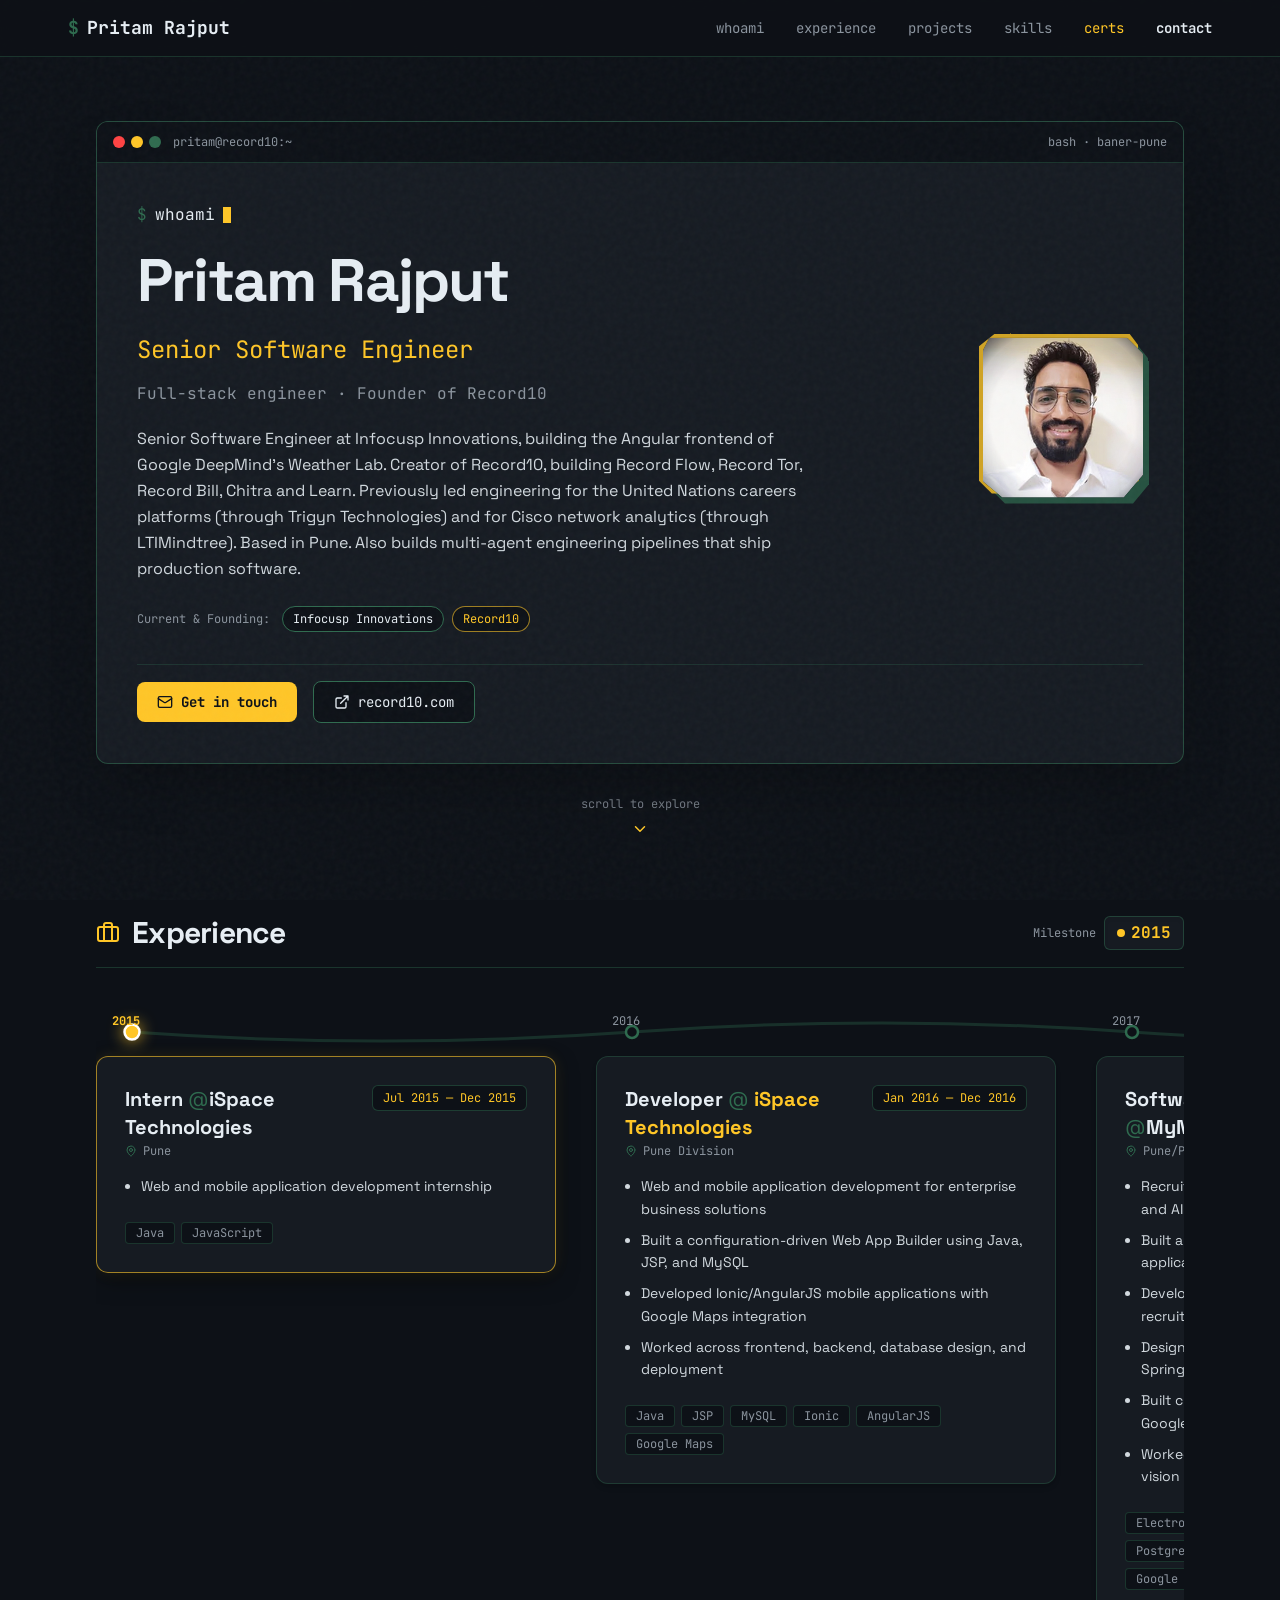
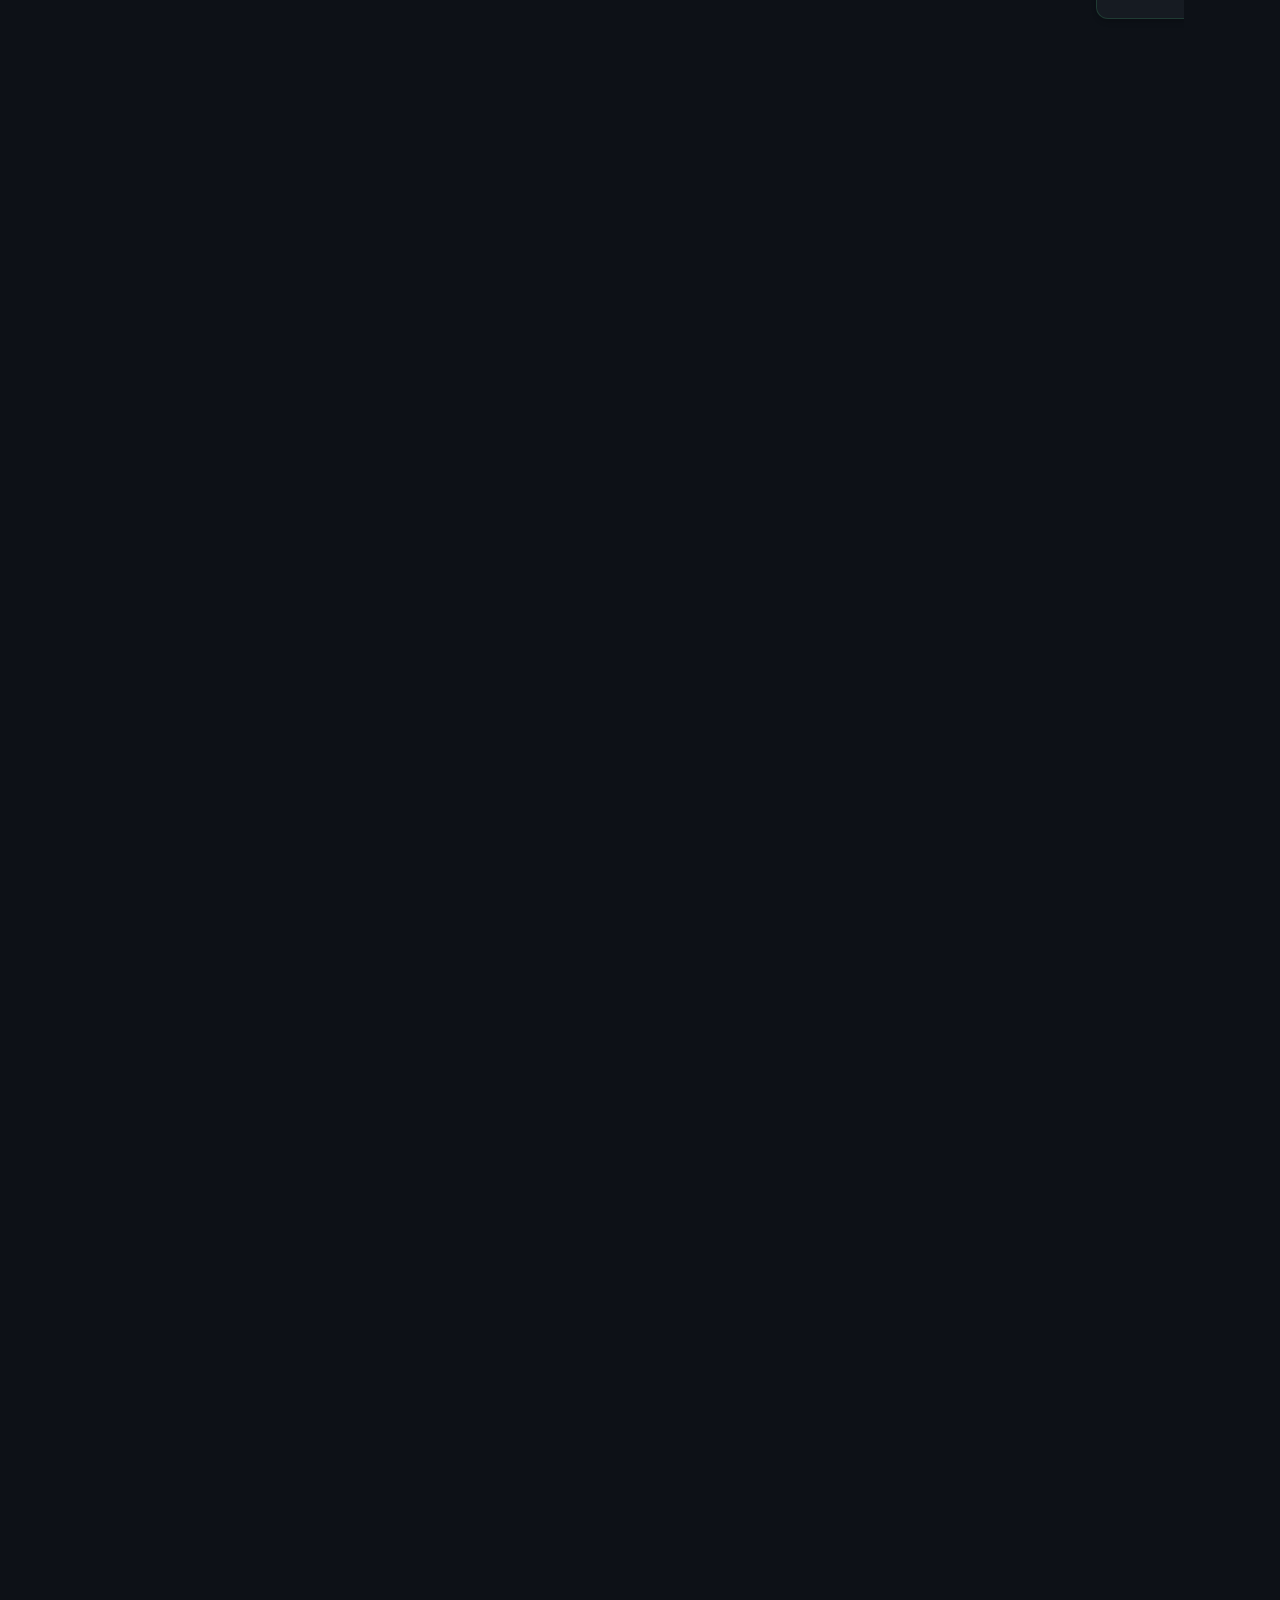
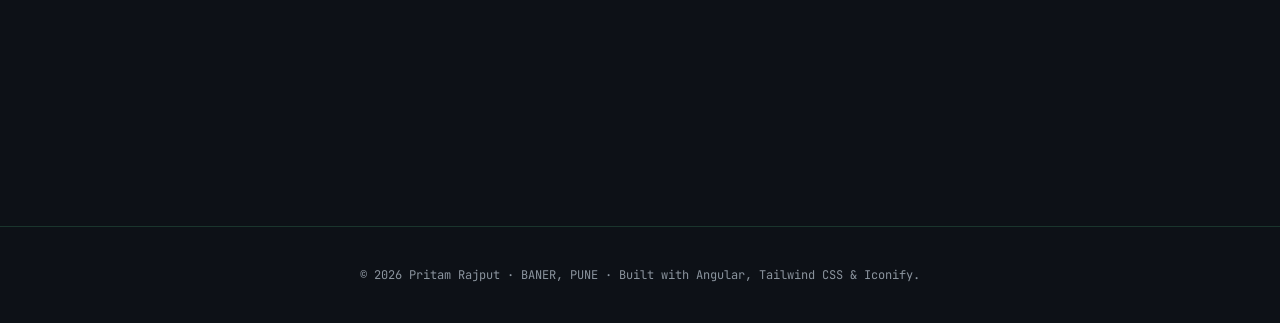
<file: index.html>
<!DOCTYPE html><html lang="en"><head>
  <meta charset="utf-8">
  <title>Pritam Rajput | Senior Software Engineer</title>
  <base href="/">
  <meta name="viewport" content="width=device-width, initial-scale=1">
  <meta name="color-scheme" content="dark light">
  <meta name="description" content="Senior Software Engineer at Infocusp Innovations, building the Angular frontend of Google DeepMind's Weather Lab. Creator of Record10. Based in Baner, Pune.">
  <meta name="theme-color" content="#0d1117">
  <link rel="canonical" href="https://pritam.record10.com/">
  <link href="print.css" rel="stylesheet" media="print" data-beasties-skip="">

  <!-- Open Graph / Facebook -->
  <meta property="og:type" content="profile">
  <meta property="og:url" content="https://pritam.record10.com/">
  <meta property="og:title" content="Pritam Rajput | Senior Software Engineer">
  <meta property="og:description" content="Senior Software Engineer at Infocusp Innovations, building the Angular frontend of Google DeepMind's Weather Lab. Creator of Record10.">
  <meta property="og:image" content="https://pritam.record10.com/assets/og-image.png">

  <!-- Twitter Card -->
  <meta name="twitter:card" content="summary_large_image">
  <meta name="twitter:url" content="https://pritam.record10.com/">
  <meta name="twitter:title" content="Pritam Rajput | Senior Software Engineer">
  <meta name="twitter:description" content="Senior Software Engineer at Infocusp Innovations, building the Angular frontend of Google DeepMind's Weather Lab. Creator of Record10.">
  <meta name="twitter:image" content="https://pritam.record10.com/assets/og-image.png">

  <!-- Favicons -->
  <link rel="icon" type="image/svg+xml" href="favicon.svg">
  <link rel="alternate icon" type="image/x-icon" href="favicon.ico">
  <link rel="apple-touch-icon" href="apple-touch-icon.png">

  <!-- Structured Data: Person -->
  <script type="application/ld+json">
  {
    "@context": "https://schema.org",
    "@type": "Person",
    "name": "Pritam Rajput",
    "jobTitle": "Senior Software Engineer",
    "email": "pritamrajput@live.com",
    "url": "https://pritam.record10.com/",
    "image": "https://pritam.record10.com/assets/profile-photo.jpg",
    "worksFor": [
      {
        "@type": "Organization",
        "name": "Infocusp Innovations"
      },
      {
        "@type": "Organization",
        "name": "Record10"
      }
    ],
    "knowsAbout": ["Angular", "TypeScript"],
    "sameAs": [
      "https://www.linkedin.com/in/pritrajp/",
      "https://github.com/Pritraj",
      "https://stackoverflow.com/users/6050814/pritam-rajput",
      "https://record10.com"
    ]
  }
  </script>
<link rel="stylesheet" href="styles-XROFFAXR.css"><style ng-app-id="ng">[_nghost-ng-c2800843407]{display:block;min-height:100vh}.nav-link-active[_ngcontent-ng-c2800843407]{color:#ffc627!important}</style><style ng-app-id="ng">[_nghost-ng-c3287716759]{display:contents}</style><style ng-app-id="ng">[_nghost-ng-c169957466]{display:block}.hero-name-visual[_ngcontent-ng-c169957466]{letter-spacing:-.03em;font-feature-settings:"cv02","cv03","cv04","cv11"}.hero-bg-grid[_ngcontent-ng-c169957466]{background-image:radial-gradient(circle,rgba(47,107,79,.2) 1px,transparent 1px);background-size:24px 24px}.hero-photo-wrapper[_ngcontent-ng-c169957466]{isolation:isolate}.hero-photo-svg-defs[_ngcontent-ng-c169957466]{position:absolute;width:0;height:0;overflow:hidden;pointer-events:none}.hero-photo-layer[_ngcontent-ng-c169957466]{position:absolute;inset:0;pointer-events:none;z-index:0;filter:url(#hero-paper-edge);transition:transform .35s cubic-bezier(.22,1,.36,1)}.hero-photo-layer--back[_ngcontent-ng-c169957466]{background-color:var(--color-line);opacity:.7;transform:translate(6px,6px);clip-path:polygon(6% 0%,92% 0%,100% 10%,100% 88%,90% 100%,10% 100%,0% 90%,0% 12%)}.hero-photo-layer--mid[_ngcontent-ng-c169957466]{background-color:var(--color-accent-yellow);opacity:.8;transform:translate(-4px,-4px);clip-path:polygon(0% 8%,10% 0%,94% 0%,100% 8%,100% 92%,88% 100%,8% 100%,0% 92%)}.hero-photo-frame[_ngcontent-ng-c169957466]{position:relative;z-index:2;background-color:var(--color-panel);clip-path:polygon(4% 0%,90% 0%,100% 10%,100% 86%,88% 100%,12% 100%,0% 90%,0% 8%);filter:drop-shadow(0 12px 24px color-mix(in srgb,var(--color-ink) 75%,transparent))}.hero-photo-img[_ngcontent-ng-c169957466]{display:block;clip-path:polygon(4% 0%,90% 0%,100% 10%,100% 86%,88% 100%,12% 100%,0% 90%,0% 8%);-webkit-mask-image:radial-gradient(ellipse 78% 78% at 50% 50%,black 58%,rgba(0,0,0,.85) 74%,transparent 100%);mask-image:radial-gradient(ellipse 78% 78% at 50% 50%,black 58%,rgba(0,0,0,.85) 74%,transparent 100%)}@media(prefers-reduced-motion:no-preference){.hero-photo-wrapper[_ngcontent-ng-c169957466]:hover   .hero-photo-layer--back[_ngcontent-ng-c169957466]{transform:translate(8px,8px)}.hero-photo-wrapper[_ngcontent-ng-c169957466]:hover   .hero-photo-layer--mid[_ngcontent-ng-c169957466]{transform:translate(-6px,-6px)}}@media(prefers-reduced-motion:reduce){.hero-photo-layer[_ngcontent-ng-c169957466]{transition:none}}</style></head>
<body>
  <app-root ng-version="22.3.0" _nghost-ng-c2800843407="" ng-server-context="ssg"><div _ngcontent-ng-c2800843407="" aria-hidden="true" class="fixed top-0 left-0 h-[2px] bg-amber-400 z-50 transform-origin-left origin-left w-full scale-x-0 pointer-events-none"></div><a _ngcontent-ng-c2800843407="" href="#main" class="skip-link">Skip to main content</a><div _ngcontent-ng-c2800843407="" aria-hidden="true" class="grain-overlay"></div><app-cursor _ngcontent-ng-c2800843407="" _nghost-ng-c3287716759=""><div _ngcontent-ng-c3287716759="" aria-hidden="true" class="custom-cursor fixed top-0 left-0 pointer-events-none z-0 w-7 h-7 -mt-3.5 -ml-3.5 rounded-full border border-[#FFC627]/80 bg-[#FFC627]/10 hidden opacity-0 will-change-transform"></div></app-cursor><header _ngcontent-ng-c2800843407="" class="sticky top-0 z-50 backdrop-blur-md bg-[#0d1117]/85 border-b border-[#2f6b4f]/40 px-4 sm:px-8 py-3.5"><div _ngcontent-ng-c2800843407="" class="max-w-6xl mx-auto flex items-center justify-between gap-4 min-w-0"><div _ngcontent-ng-c2800843407="" class="flex items-center min-w-0"><a _ngcontent-ng-c2800843407="" href="#about" class="flex items-center gap-2 text-base sm:text-lg font-mono font-bold text-[#e6edf3] hover:text-[#FFC627] transition-colors focus-visible:ring-2 focus-visible:ring-[#FFC627] rounded px-1 whitespace-nowrap min-w-0"><span _ngcontent-ng-c2800843407="" class="text-[#2f6b4f] shrink-0">$</span><span _ngcontent-ng-c2800843407="" class="truncate">Pritam Rajput</span></a></div><nav _ngcontent-ng-c2800843407="" aria-label="Main Navigation" class="hidden md:block"><ul _ngcontent-ng-c2800843407="" class="flex items-center gap-3 lg:gap-6 text-sm font-mono text-[#8b949e]"><li _ngcontent-ng-c2800843407=""><a _ngcontent-ng-c2800843407="" href="#about" class="hover:text-[#e6edf3] transition-colors focus-visible:ring-2 focus-visible:ring-[#FFC627] rounded px-1 nav-link-active">whoami</a></li><li _ngcontent-ng-c2800843407=""><a _ngcontent-ng-c2800843407="" href="#experience" class="hover:text-[#e6edf3] transition-colors focus-visible:ring-2 focus-visible:ring-[#FFC627] rounded px-1">experience</a></li><li _ngcontent-ng-c2800843407=""><a _ngcontent-ng-c2800843407="" href="#projects" class="hover:text-[#e6edf3] transition-colors focus-visible:ring-2 focus-visible:ring-[#FFC627] rounded px-1">projects</a></li><li _ngcontent-ng-c2800843407=""><a _ngcontent-ng-c2800843407="" href="#skills" class="hover:text-[#e6edf3] transition-colors focus-visible:ring-2 focus-visible:ring-[#FFC627] rounded px-1">skills</a></li><li _ngcontent-ng-c2800843407=""><a _ngcontent-ng-c2800843407="" href="#certifications" class="hover:text-[#e6edf3] transition-colors focus-visible:ring-2 focus-visible:ring-[#FFC627] rounded px-1">certs</a></li><li _ngcontent-ng-c2800843407=""><a _ngcontent-ng-c2800843407="" href="#contact" class="hover:text-[#FFC627] text-[#e6edf3] transition-colors focus-visible:ring-2 focus-visible:ring-[#FFC627] rounded px-1 font-semibold">contact</a></li></ul></nav><div _ngcontent-ng-c2800843407="" class="flex items-center md:hidden shrink-0"><button _ngcontent-ng-c2800843407="" type="button" aria-label="Toggle navigation" aria-controls="mobile-nav" class="inline-flex items-center justify-center p-2 rounded-lg text-[#8b949e] hover:text-[#e6edf3] hover:bg-[#161b22] border border-[#2f6b4f]/40 focus-visible:outline-none focus-visible:ring-2 focus-visible:ring-[#FFC627] transition-colors" aria-expanded="false"><span _ngcontent-ng-c2800843407="" aria-hidden="true" class="icon-[lucide--menu] text-xl"></span></button></div></div><!----></header><main _ngcontent-ng-c2800843407="" id="main" class="max-w-6xl mx-auto px-4 sm:px-8 py-8 sm:py-16 space-y-section min-w-0"><app-hero _ngcontent-ng-c2800843407="" _nghost-ng-c169957466=""><section _ngcontent-ng-c169957466="" id="about" aria-labelledby="hero-heading" class="relative scroll-mt-24"><div _ngcontent-ng-c169957466="" aria-hidden="true" class="hero-bg-grid absolute inset-0 pointer-events-none -z-10 opacity-30"></div><div _ngcontent-ng-c169957466="" aria-hidden="true" class="absolute -top-16 -left-16 w-80 h-80 bg-[#2f6b4f]/20 rounded-full blur-3xl pointer-events-none -z-10"></div><div _ngcontent-ng-c169957466="" aria-hidden="true" class="absolute -bottom-16 -right-16 w-80 h-80 bg-[#FFC627]/10 rounded-full blur-3xl pointer-events-none -z-10"></div><div _ngcontent-ng-c169957466="" class="bg-[#161b22] border border-[#2f6b4f]/60 rounded-xl overflow-hidden shadow-2xl relative"><div _ngcontent-ng-c169957466="" class="bg-[#0d1117] border-b border-[#2f6b4f]/40 px-3 sm:px-4 py-2.5 sm:py-3 flex items-center justify-between gap-2 select-none min-w-0"><div _ngcontent-ng-c169957466="" class="flex items-center gap-2 min-w-0"><div _ngcontent-ng-c169957466="" class="flex items-center gap-1.5 shrink-0"><span _ngcontent-ng-c169957466="" class="w-2.5 h-2.5 sm:w-3 sm:h-3 rounded-full bg-[#FF4343] inline-block"></span><span _ngcontent-ng-c169957466="" class="w-2.5 h-2.5 sm:w-3 sm:h-3 rounded-full bg-[#FFC627] inline-block"></span><span _ngcontent-ng-c169957466="" class="w-2.5 h-2.5 sm:w-3 sm:h-3 rounded-full bg-[#2f6b4f] inline-block"></span></div><span _ngcontent-ng-c169957466="" class="text-xs font-mono text-[#8b949e] ml-1 truncate">pritam@record10:~</span></div><div _ngcontent-ng-c169957466="" class="text-xs font-mono text-[#8b949e] shrink-0 hidden min-[480px]:block">bash · baner-pune</div></div><div _ngcontent-ng-c169957466="" class="p-5 sm:p-8 md:p-10 space-y-6 sm:space-y-8 min-w-0"><div _ngcontent-ng-c169957466="" class="flex flex-col-reverse md:flex-row items-start md:items-center justify-between gap-6 sm:gap-8 min-w-0"><div _ngcontent-ng-c169957466="" class="space-y-4 max-w-2xl min-w-0"><div _ngcontent-ng-c169957466="" class="font-mono text-sm sm:text-base text-[#2f6b4f] flex items-center gap-2 leading-normal"><span _ngcontent-ng-c169957466="" class="select-none">$</span><span _ngcontent-ng-c169957466="" class="text-[#e6edf3]">whoami</span><span _ngcontent-ng-c169957466="" class="inline-block w-2 h-4 bg-[#FFC627] animate-pulse"></span></div><h1 _ngcontent-ng-c169957466="" id="hero-heading" class="text-3xl sm:text-5xl md:text-6xl font-extrabold tracking-tight text-[#e6edf3] leading-tight break-words"><span _ngcontent-ng-c169957466="" class="hero-name-visual inline-block">Pritam Rajput</span></h1><p _ngcontent-ng-c169957466="" class="text-xl sm:text-2xl font-mono text-[#FFC627]"> Senior Software Engineer </p><p _ngcontent-ng-c169957466="" class="text-sm sm:text-base font-mono text-[#8b949e]"> Full-stack engineer · Founder of Record10 </p><p _ngcontent-ng-c169957466="" class="text-base text-[#e6edf3]/90 leading-relaxed pt-1"> Senior Software Engineer at Infocusp Innovations, building the Angular frontend of Google DeepMind's Weather Lab. Creator of Record10, building Record Flow, Record Tor, Record Bill, Chitra and Learn. Previously led engineering for the United Nations careers platforms (through Trigyn Technologies) and for Cisco network analytics (through LTIMindtree). Based in Pune. Also builds multi-agent engineering pipelines that ship production software. </p><div _ngcontent-ng-c169957466="" class="flex flex-wrap items-center gap-2 pt-2"><span _ngcontent-ng-c169957466="" class="text-xs font-mono text-[#8b949e] mr-1">Current &amp; Founding:</span><span _ngcontent-ng-c169957466="" class="org-chip px-2.5 py-1 rounded-full text-xs font-mono bg-[#0d1117] border border-[#2f6b4f] text-[#e6edf3]">Infocusp Innovations</span><span _ngcontent-ng-c169957466="" class="org-chip px-2.5 py-1 rounded-full text-xs font-mono bg-[#0d1117] border border-[#FFC627]/60 text-[#FFC627]">Record10</span></div></div><div _ngcontent-ng-c169957466="" class="shrink-0 mx-auto md:mx-0"><div _ngcontent-ng-c169957466="" class="hero-photo-wrapper relative w-32 h-32 sm:w-40 sm:h-40"><svg _ngcontent-ng-c169957466="" aria-hidden="true" focusable="false" width="0" height="0" class="hero-photo-svg-defs"><defs _ngcontent-ng-c169957466=""><filter _ngcontent-ng-c169957466="" id="hero-paper-edge" x="-5%" y="-5%" width="110%" height="110%"><feTurbulence _ngcontent-ng-c169957466="" type="fractalNoise" baseFrequency="0.045" numOctaves="2" seed="7" result="noise"></feTurbulence><feDisplacementMap _ngcontent-ng-c169957466="" in="SourceGraphic" in2="noise" scale="2.2" xChannelSelector="R" yChannelSelector="G"></feDisplacementMap></filter></defs></svg><div _ngcontent-ng-c169957466="" aria-hidden="true" class="hero-photo-layer hero-photo-layer--back"></div><div _ngcontent-ng-c169957466="" aria-hidden="true" class="hero-photo-layer hero-photo-layer--mid"></div><picture _ngcontent-ng-c169957466="" class="hero-photo-frame block w-full h-full"><source _ngcontent-ng-c169957466="" srcset="/assets/profile-photo-160.avif 1x, /assets/profile-photo-320.avif 2x" type="image/avif"><source _ngcontent-ng-c169957466="" srcset="/assets/profile-photo-160.webp 1x, /assets/profile-photo-320.webp 2x" type="image/webp"><img _ngcontent-ng-c169957466="" src="/assets/profile-photo.jpg" alt="Pritam Rajput" width="160" height="160" class="hero-photo-img object-cover w-32 h-32 sm:w-40 sm:h-40"></picture></div></div></div><div _ngcontent-ng-c169957466="" class="pt-4 border-t border-[#2f6b4f]/30 flex flex-wrap items-center gap-4"><a _ngcontent-ng-c169957466="" href="#contact" class="inline-flex items-center gap-2 px-5 py-2.5 rounded-lg bg-[#FFC627] text-[#0d1117] font-mono font-bold text-sm hover:bg-[#FFC627]/90 transition-colors focus-visible:ring-2 focus-visible:ring-[#FFC627]"><span _ngcontent-ng-c169957466="" class="icon-[lucide--mail] text-base"></span><span _ngcontent-ng-c169957466="">Get in touch</span></a><a _ngcontent-ng-c169957466="" href="https://record10.com" target="_blank" rel="noopener noreferrer" class="inline-flex items-center gap-2 px-5 py-2.5 rounded-lg bg-[#0d1117] border border-[#2f6b4f] text-[#e6edf3] font-mono text-sm hover:border-[#FFC627] hover:text-[#FFC627] transition-colors focus-visible:ring-2 focus-visible:ring-[#FFC627]"><span _ngcontent-ng-c169957466="" class="icon-[lucide--external-link] text-base"></span><span _ngcontent-ng-c169957466="">record10.com</span></a></div></div></div><div _ngcontent-ng-c169957466="" class="mt-8 flex flex-col items-center justify-center gap-2 text-xs font-mono text-[#8b949e]/80"><span _ngcontent-ng-c169957466="">scroll to explore</span><span _ngcontent-ng-c169957466="" class="icon-[lucide--chevron-down] text-lg text-[#FFC627] animate-bounce"></span></div></section></app-hero><!----><!----><section _ngcontent-ng-c2800843407="" id="experience" aria-labelledby="experience-heading" class="scroll-mt-24 space-y-8"><div _ngcontent-ng-c2800843407="" class="flex items-center gap-3 border-b border-[#2f6b4f]/40 pb-4"><span _ngcontent-ng-c2800843407="" class="icon-[lucide--briefcase] text-2xl text-[#FFC627]"></span><h2 _ngcontent-ng-c2800843407="" id="experience-heading" class="text-3xl font-extrabold tracking-tight text-[#e6edf3]">Experience</h2><span _ngcontent-ng-c2800843407="" class="text-xs font-mono text-[#8b949e] ml-auto">2015 — Present</span></div><ol _ngcontent-ng-c2800843407="" aria-label="Career experience fallback" class="relative pl-6 sm:pl-8 border-l-2 border-[#2f6b4f]/50 space-y-12 list-none"><li _ngcontent-ng-c2800843407="" class="relative group"><div _ngcontent-ng-c2800843407="" class="absolute -left-[31px] sm:-left-[39px] top-1.5 w-3.5 h-3.5 rounded-full bg-[#0d1117] border-2 border-[#FFC627]"></div><article _ngcontent-ng-c2800843407="" class="bg-[#161b22] border border-[#2f6b4f]/40 rounded-xl p-5 sm:p-7 space-y-4 shadow-md"><div _ngcontent-ng-c2800843407="" class="flex flex-col sm:flex-row sm:items-baseline justify-between gap-2"><div _ngcontent-ng-c2800843407=""><h3 _ngcontent-ng-c2800843407="" class="text-xl font-bold text-[#e6edf3]"> Senior Software Engineer 3 <span _ngcontent-ng-c2800843407="" class="text-[#2f6b4f] font-normal">@</span><!----><span _ngcontent-ng-c2800843407="" class="text-[#e6edf3]">Infocusp Innovations</span><!----></h3><p _ngcontent-ng-c2800843407="" class="text-xs font-mono text-[#8b949e] mt-0.5">Pune</p></div><div _ngcontent-ng-c2800843407="" class="shrink-0 font-mono text-xs text-[#FFC627] bg-[#0d1117] border border-[#2f6b4f]/50 px-2.5 py-1 rounded-md self-start"> Mar 2024 — Present </div></div><ul _ngcontent-ng-c2800843407="" class="space-y-2 text-sm text-[#e6edf3]/90 list-disc list-outside ml-4"><li _ngcontent-ng-c2800843407="" class="leading-relaxed">Developed Angular-based applications supporting complex visualization and operational workflows</li><li _ngcontent-ng-c2800843407="" class="leading-relaxed">Integrated frontend systems with gRPC, GraphQL, and distributed backend services</li><li _ngcontent-ng-c2800843407="" class="leading-relaxed">Worked within a Bazel-based monorepo environment, focusing on performance, scalability, and maintainability</li><!----></ul><div _ngcontent-ng-c2800843407="" class="flex flex-wrap gap-1.5 pt-2"><span _ngcontent-ng-c2800843407="" class="text-xs font-mono bg-[#0d1117] border border-[#2f6b4f]/40 text-[#8b949e] px-2.5 py-0.5 rounded"> Angular </span><span _ngcontent-ng-c2800843407="" class="text-xs font-mono bg-[#0d1117] border border-[#2f6b4f]/40 text-[#8b949e] px-2.5 py-0.5 rounded"> TypeScript </span><span _ngcontent-ng-c2800843407="" class="text-xs font-mono bg-[#0d1117] border border-[#2f6b4f]/40 text-[#8b949e] px-2.5 py-0.5 rounded"> gRPC </span><span _ngcontent-ng-c2800843407="" class="text-xs font-mono bg-[#0d1117] border border-[#2f6b4f]/40 text-[#8b949e] px-2.5 py-0.5 rounded"> GraphQL </span><span _ngcontent-ng-c2800843407="" class="text-xs font-mono bg-[#0d1117] border border-[#2f6b4f]/40 text-[#8b949e] px-2.5 py-0.5 rounded"> Bazel </span><span _ngcontent-ng-c2800843407="" class="text-xs font-mono bg-[#0d1117] border border-[#2f6b4f]/40 text-[#8b949e] px-2.5 py-0.5 rounded"> PostgreSQL </span><span _ngcontent-ng-c2800843407="" class="text-xs font-mono bg-[#0d1117] border border-[#2f6b4f]/40 text-[#8b949e] px-2.5 py-0.5 rounded"> Mapbox GL </span><!----></div></article></li><li _ngcontent-ng-c2800843407="" class="relative group"><div _ngcontent-ng-c2800843407="" class="absolute -left-[31px] sm:-left-[39px] top-1.5 w-3.5 h-3.5 rounded-full bg-[#0d1117] border-2 border-[#FFC627]"></div><article _ngcontent-ng-c2800843407="" class="bg-[#161b22] border border-[#2f6b4f]/40 rounded-xl p-5 sm:p-7 space-y-4 shadow-md"><div _ngcontent-ng-c2800843407="" class="flex flex-col sm:flex-row sm:items-baseline justify-between gap-2"><div _ngcontent-ng-c2800843407=""><h3 _ngcontent-ng-c2800843407="" class="text-xl font-bold text-[#e6edf3]"> Creator and Lead Engineer <span _ngcontent-ng-c2800843407="" class="text-[#2f6b4f] font-normal">@</span><!----><span _ngcontent-ng-c2800843407="" class="text-[#e6edf3]">Record10</span><!----></h3><p _ngcontent-ng-c2800843407="" class="text-xs font-mono text-[#8b949e] mt-0.5">Pune District, Maharashtra, India</p></div><div _ngcontent-ng-c2800843407="" class="shrink-0 font-mono text-xs text-[#FFC627] bg-[#0d1117] border border-[#2f6b4f]/50 px-2.5 py-1 rounded-md self-start"> Jan 2020 — Present </div></div><ul _ngcontent-ng-c2800843407="" class="space-y-2 text-sm text-[#e6edf3]/90 list-disc list-outside ml-4"><li _ngcontent-ng-c2800843407="" class="leading-relaxed">Designed, developed, and maintained multiple software products from scratch, owning architecture, full-stack development, deployment, and product evolution.</li><li _ngcontent-ng-c2800843407="" class="leading-relaxed">Built and shipped Record Flow, Record Tor, and Record Bill (all on record10.com).</li><!----></ul><div _ngcontent-ng-c2800843407="" class="flex flex-wrap gap-1.5 pt-2"><span _ngcontent-ng-c2800843407="" class="text-xs font-mono bg-[#0d1117] border border-[#2f6b4f]/40 text-[#8b949e] px-2.5 py-0.5 rounded"> Rust </span><span _ngcontent-ng-c2800843407="" class="text-xs font-mono bg-[#0d1117] border border-[#2f6b4f]/40 text-[#8b949e] px-2.5 py-0.5 rounded"> Angular </span><span _ngcontent-ng-c2800843407="" class="text-xs font-mono bg-[#0d1117] border border-[#2f6b4f]/40 text-[#8b949e] px-2.5 py-0.5 rounded"> TypeScript </span><span _ngcontent-ng-c2800843407="" class="text-xs font-mono bg-[#0d1117] border border-[#2f6b4f]/40 text-[#8b949e] px-2.5 py-0.5 rounded"> Node.js </span><span _ngcontent-ng-c2800843407="" class="text-xs font-mono bg-[#0d1117] border border-[#2f6b4f]/40 text-[#8b949e] px-2.5 py-0.5 rounded"> PostgreSQL </span><!----></div></article></li><li _ngcontent-ng-c2800843407="" class="relative group"><div _ngcontent-ng-c2800843407="" class="absolute -left-[31px] sm:-left-[39px] top-1.5 w-3.5 h-3.5 rounded-full bg-[#0d1117] border-2 border-[#FFC627]"></div><article _ngcontent-ng-c2800843407="" class="bg-[#161b22] border border-[#2f6b4f]/40 rounded-xl p-5 sm:p-7 space-y-4 shadow-md"><div _ngcontent-ng-c2800843407="" class="flex flex-col sm:flex-row sm:items-baseline justify-between gap-2"><div _ngcontent-ng-c2800843407=""><h3 _ngcontent-ng-c2800843407="" class="text-xl font-bold text-[#e6edf3]"> Tech Team Lead <span _ngcontent-ng-c2800843407="" class="text-[#2f6b4f] font-normal">@</span><!----><span _ngcontent-ng-c2800843407="" class="text-[#e6edf3]">LTIMindtree</span><!----></h3><p _ngcontent-ng-c2800843407="" class="text-xs font-mono text-[#8b949e] mt-0.5">Pune District</p></div><div _ngcontent-ng-c2800843407="" class="shrink-0 font-mono text-xs text-[#FFC627] bg-[#0d1117] border border-[#2f6b4f]/50 px-2.5 py-1 rounded-md self-start"> Apr 2022 — Mar 2024 </div></div><ul _ngcontent-ng-c2800843407="" class="space-y-2 text-sm text-[#e6edf3]/90 list-disc list-outside ml-4"><li _ngcontent-ng-c2800843407="" class="leading-relaxed">Led engineering for telecom network management and analytics platforms</li><li _ngcontent-ng-c2800843407="" class="leading-relaxed">Developed backend services using Node.js, Java, and Python</li><li _ngcontent-ng-c2800843407="" class="leading-relaxed">Built microservices for performance analysis and bottleneck identification</li><li _ngcontent-ng-c2800843407="" class="leading-relaxed">Created automated log collection tools to simplify troubleshooting and support</li><li _ngcontent-ng-c2800843407="" class="leading-relaxed">Architected a quarterly analytics portal using Angular and Java</li><!----></ul><div _ngcontent-ng-c2800843407="" class="flex flex-wrap gap-1.5 pt-2"><span _ngcontent-ng-c2800843407="" class="text-xs font-mono bg-[#0d1117] border border-[#2f6b4f]/40 text-[#8b949e] px-2.5 py-0.5 rounded"> Node.js </span><span _ngcontent-ng-c2800843407="" class="text-xs font-mono bg-[#0d1117] border border-[#2f6b4f]/40 text-[#8b949e] px-2.5 py-0.5 rounded"> Java </span><span _ngcontent-ng-c2800843407="" class="text-xs font-mono bg-[#0d1117] border border-[#2f6b4f]/40 text-[#8b949e] px-2.5 py-0.5 rounded"> Python </span><span _ngcontent-ng-c2800843407="" class="text-xs font-mono bg-[#0d1117] border border-[#2f6b4f]/40 text-[#8b949e] px-2.5 py-0.5 rounded"> Angular </span><!----></div></article></li><li _ngcontent-ng-c2800843407="" class="relative group"><div _ngcontent-ng-c2800843407="" class="absolute -left-[31px] sm:-left-[39px] top-1.5 w-3.5 h-3.5 rounded-full bg-[#0d1117] border-2 border-[#FFC627]"></div><article _ngcontent-ng-c2800843407="" class="bg-[#161b22] border border-[#2f6b4f]/40 rounded-xl p-5 sm:p-7 space-y-4 shadow-md"><div _ngcontent-ng-c2800843407="" class="flex flex-col sm:flex-row sm:items-baseline justify-between gap-2"><div _ngcontent-ng-c2800843407=""><h3 _ngcontent-ng-c2800843407="" class="text-xl font-bold text-[#e6edf3]"> Sr. Software Engineer <span _ngcontent-ng-c2800843407="" class="text-[#2f6b4f] font-normal">@</span><!----><span _ngcontent-ng-c2800843407="" class="text-[#e6edf3]">Trigyn Technologies</span><!----></h3><p _ngcontent-ng-c2800843407="" class="text-xs font-mono text-[#8b949e] mt-0.5">Pune Division</p></div><div _ngcontent-ng-c2800843407="" class="shrink-0 font-mono text-xs text-[#FFC627] bg-[#0d1117] border border-[#2f6b4f]/50 px-2.5 py-1 rounded-md self-start"> Dec 2020 — Apr 2022 </div></div><ul _ngcontent-ng-c2800843407="" class="space-y-2 text-sm text-[#e6edf3]/90 list-disc list-outside ml-4"><li _ngcontent-ng-c2800843407="" class="leading-relaxed">Built global public site frameworks and HR platforms for the United Nations, supporting international hiring</li><li _ngcontent-ng-c2800843407="" class="leading-relaxed">Architected and developed UN Careers and OneHR portals using the MEAN stack</li><li _ngcontent-ng-c2800843407="" class="leading-relaxed">Designed secure authentication and enterprise application architecture</li><li _ngcontent-ng-c2800843407="" class="leading-relaxed">Built reusable Angular libraries, services, and UI components</li><li _ngcontent-ng-c2800843407="" class="leading-relaxed">Developed APIs and database models for complex recruitment workflows</li><!----></ul><div _ngcontent-ng-c2800843407="" class="flex flex-wrap gap-1.5 pt-2"><span _ngcontent-ng-c2800843407="" class="text-xs font-mono bg-[#0d1117] border border-[#2f6b4f]/40 text-[#8b949e] px-2.5 py-0.5 rounded"> Angular </span><span _ngcontent-ng-c2800843407="" class="text-xs font-mono bg-[#0d1117] border border-[#2f6b4f]/40 text-[#8b949e] px-2.5 py-0.5 rounded"> Node.js </span><span _ngcontent-ng-c2800843407="" class="text-xs font-mono bg-[#0d1117] border border-[#2f6b4f]/40 text-[#8b949e] px-2.5 py-0.5 rounded"> Express </span><span _ngcontent-ng-c2800843407="" class="text-xs font-mono bg-[#0d1117] border border-[#2f6b4f]/40 text-[#8b949e] px-2.5 py-0.5 rounded"> MongoDB </span><span _ngcontent-ng-c2800843407="" class="text-xs font-mono bg-[#0d1117] border border-[#2f6b4f]/40 text-[#8b949e] px-2.5 py-0.5 rounded"> MEAN stack </span><!----></div></article></li><li _ngcontent-ng-c2800843407="" class="relative group"><div _ngcontent-ng-c2800843407="" class="absolute -left-[31px] sm:-left-[39px] top-1.5 w-3.5 h-3.5 rounded-full bg-[#0d1117] border-2 border-[#FFC627]"></div><article _ngcontent-ng-c2800843407="" class="bg-[#161b22] border border-[#2f6b4f]/40 rounded-xl p-5 sm:p-7 space-y-4 shadow-md"><div _ngcontent-ng-c2800843407="" class="flex flex-col sm:flex-row sm:items-baseline justify-between gap-2"><div _ngcontent-ng-c2800843407=""><h3 _ngcontent-ng-c2800843407="" class="text-xl font-bold text-[#e6edf3]"> Software Engineer <span _ngcontent-ng-c2800843407="" class="text-[#2f6b4f] font-normal">@</span><!----><span _ngcontent-ng-c2800843407="" class="text-[#e6edf3]">MyNextHire</span><!----></h3><p _ngcontent-ng-c2800843407="" class="text-xs font-mono text-[#8b949e] mt-0.5">Pune/Pimpri-Chinchwad</p></div><div _ngcontent-ng-c2800843407="" class="shrink-0 font-mono text-xs text-[#FFC627] bg-[#0d1117] border border-[#2f6b4f]/50 px-2.5 py-1 rounded-md self-start"> Jan 2017 — Nov 2020 </div></div><ul _ngcontent-ng-c2800843407="" class="space-y-2 text-sm text-[#e6edf3]/90 list-disc list-outside ml-4"><li _ngcontent-ng-c2800843407="" class="leading-relaxed">Recruitment SaaS ecosystem: desktop, web, reporting, and AI solutions</li><li _ngcontent-ng-c2800843407="" class="leading-relaxed">Built an Electron-based web scraping and screening application from design to deployment</li><li _ngcontent-ng-c2800843407="" class="leading-relaxed">Developed Chrome and Outlook/Office plugins for recruiter productivity</li><li _ngcontent-ng-c2800843407="" class="leading-relaxed">Designed reporting and analytics frameworks using Java Spring and PostgreSQL</li><li _ngcontent-ng-c2800843407="" class="leading-relaxed">Built chatbot solutions using Dialogflow, Node.js, and Google Cloud Functions</li><li _ngcontent-ng-c2800843407="" class="leading-relaxed">Worked on data migration utilities and early computer vision and ML initiatives</li><!----></ul><div _ngcontent-ng-c2800843407="" class="flex flex-wrap gap-1.5 pt-2"><span _ngcontent-ng-c2800843407="" class="text-xs font-mono bg-[#0d1117] border border-[#2f6b4f]/40 text-[#8b949e] px-2.5 py-0.5 rounded"> Electron </span><span _ngcontent-ng-c2800843407="" class="text-xs font-mono bg-[#0d1117] border border-[#2f6b4f]/40 text-[#8b949e] px-2.5 py-0.5 rounded"> Angular </span><span _ngcontent-ng-c2800843407="" class="text-xs font-mono bg-[#0d1117] border border-[#2f6b4f]/40 text-[#8b949e] px-2.5 py-0.5 rounded"> Node.js </span><span _ngcontent-ng-c2800843407="" class="text-xs font-mono bg-[#0d1117] border border-[#2f6b4f]/40 text-[#8b949e] px-2.5 py-0.5 rounded"> Java </span><span _ngcontent-ng-c2800843407="" class="text-xs font-mono bg-[#0d1117] border border-[#2f6b4f]/40 text-[#8b949e] px-2.5 py-0.5 rounded"> Spring </span><span _ngcontent-ng-c2800843407="" class="text-xs font-mono bg-[#0d1117] border border-[#2f6b4f]/40 text-[#8b949e] px-2.5 py-0.5 rounded"> PostgreSQL </span><span _ngcontent-ng-c2800843407="" class="text-xs font-mono bg-[#0d1117] border border-[#2f6b4f]/40 text-[#8b949e] px-2.5 py-0.5 rounded"> Python </span><span _ngcontent-ng-c2800843407="" class="text-xs font-mono bg-[#0d1117] border border-[#2f6b4f]/40 text-[#8b949e] px-2.5 py-0.5 rounded"> Dialogflow </span><span _ngcontent-ng-c2800843407="" class="text-xs font-mono bg-[#0d1117] border border-[#2f6b4f]/40 text-[#8b949e] px-2.5 py-0.5 rounded"> Google Cloud Functions </span><!----></div></article></li><li _ngcontent-ng-c2800843407="" class="relative group"><div _ngcontent-ng-c2800843407="" class="absolute -left-[31px] sm:-left-[39px] top-1.5 w-3.5 h-3.5 rounded-full bg-[#0d1117] border-2 border-[#FFC627]"></div><article _ngcontent-ng-c2800843407="" class="bg-[#161b22] border border-[#2f6b4f]/40 rounded-xl p-5 sm:p-7 space-y-4 shadow-md"><div _ngcontent-ng-c2800843407="" class="flex flex-col sm:flex-row sm:items-baseline justify-between gap-2"><div _ngcontent-ng-c2800843407=""><h3 _ngcontent-ng-c2800843407="" class="text-xl font-bold text-[#e6edf3]"> Developer <span _ngcontent-ng-c2800843407="" class="text-[#2f6b4f] font-normal">@</span><a _ngcontent-ng-c2800843407="" target="_blank" rel="noopener noreferrer" class="text-[#FFC627] hover:underline" href="https://www.linkedin.com/company/united-nations/?lipi=urn%3Ali%3Apage%3Ad_flagship3_profile_view_base%3BURTfo5qOQHC431978PeaKw%3D%3D&amp;licu=urn%3Ali%3Acontrol%3Ad_flagship3_profile_view_base-background_details_company"> iSpace Technologies </a><!----><!----></h3><p _ngcontent-ng-c2800843407="" class="text-xs font-mono text-[#8b949e] mt-0.5">Pune Division</p></div><div _ngcontent-ng-c2800843407="" class="shrink-0 font-mono text-xs text-[#FFC627] bg-[#0d1117] border border-[#2f6b4f]/50 px-2.5 py-1 rounded-md self-start"> Jan 2016 — Dec 2016 </div></div><ul _ngcontent-ng-c2800843407="" class="space-y-2 text-sm text-[#e6edf3]/90 list-disc list-outside ml-4"><li _ngcontent-ng-c2800843407="" class="leading-relaxed">Web and mobile application development for enterprise business solutions</li><li _ngcontent-ng-c2800843407="" class="leading-relaxed">Built a configuration-driven Web App Builder using Java, JSP, and MySQL</li><li _ngcontent-ng-c2800843407="" class="leading-relaxed">Developed Ionic/AngularJS mobile applications with Google Maps integration</li><li _ngcontent-ng-c2800843407="" class="leading-relaxed">Worked across frontend, backend, database design, and deployment</li><!----></ul><div _ngcontent-ng-c2800843407="" class="flex flex-wrap gap-1.5 pt-2"><span _ngcontent-ng-c2800843407="" class="text-xs font-mono bg-[#0d1117] border border-[#2f6b4f]/40 text-[#8b949e] px-2.5 py-0.5 rounded"> Java </span><span _ngcontent-ng-c2800843407="" class="text-xs font-mono bg-[#0d1117] border border-[#2f6b4f]/40 text-[#8b949e] px-2.5 py-0.5 rounded"> JSP </span><span _ngcontent-ng-c2800843407="" class="text-xs font-mono bg-[#0d1117] border border-[#2f6b4f]/40 text-[#8b949e] px-2.5 py-0.5 rounded"> MySQL </span><span _ngcontent-ng-c2800843407="" class="text-xs font-mono bg-[#0d1117] border border-[#2f6b4f]/40 text-[#8b949e] px-2.5 py-0.5 rounded"> Ionic </span><span _ngcontent-ng-c2800843407="" class="text-xs font-mono bg-[#0d1117] border border-[#2f6b4f]/40 text-[#8b949e] px-2.5 py-0.5 rounded"> AngularJS </span><span _ngcontent-ng-c2800843407="" class="text-xs font-mono bg-[#0d1117] border border-[#2f6b4f]/40 text-[#8b949e] px-2.5 py-0.5 rounded"> Google Maps </span><!----></div></article></li><li _ngcontent-ng-c2800843407="" class="relative group"><div _ngcontent-ng-c2800843407="" class="absolute -left-[31px] sm:-left-[39px] top-1.5 w-3.5 h-3.5 rounded-full bg-[#0d1117] border-2 border-[#FFC627]"></div><article _ngcontent-ng-c2800843407="" class="bg-[#161b22] border border-[#2f6b4f]/40 rounded-xl p-5 sm:p-7 space-y-4 shadow-md"><div _ngcontent-ng-c2800843407="" class="flex flex-col sm:flex-row sm:items-baseline justify-between gap-2"><div _ngcontent-ng-c2800843407=""><h3 _ngcontent-ng-c2800843407="" class="text-xl font-bold text-[#e6edf3]"> Intern <span _ngcontent-ng-c2800843407="" class="text-[#2f6b4f] font-normal">@</span><!----><span _ngcontent-ng-c2800843407="" class="text-[#e6edf3]">iSpace Technologies</span><!----></h3><p _ngcontent-ng-c2800843407="" class="text-xs font-mono text-[#8b949e] mt-0.5">Pune</p></div><div _ngcontent-ng-c2800843407="" class="shrink-0 font-mono text-xs text-[#FFC627] bg-[#0d1117] border border-[#2f6b4f]/50 px-2.5 py-1 rounded-md self-start"> Jul 2015 — Dec 2015 </div></div><ul _ngcontent-ng-c2800843407="" class="space-y-2 text-sm text-[#e6edf3]/90 list-disc list-outside ml-4"><li _ngcontent-ng-c2800843407="" class="leading-relaxed">Web and mobile application development internship</li><!----></ul><div _ngcontent-ng-c2800843407="" class="flex flex-wrap gap-1.5 pt-2"><span _ngcontent-ng-c2800843407="" class="text-xs font-mono bg-[#0d1117] border border-[#2f6b4f]/40 text-[#8b949e] px-2.5 py-0.5 rounded"> Java </span><span _ngcontent-ng-c2800843407="" class="text-xs font-mono bg-[#0d1117] border border-[#2f6b4f]/40 text-[#8b949e] px-2.5 py-0.5 rounded"> JavaScript </span><!----></div></article></li><!----></ol></section><!----><!----><!----><section _ngcontent-ng-c2800843407="" id="projects" aria-labelledby="projects-heading" class="scroll-mt-24 space-y-8"><div _ngcontent-ng-c2800843407="" class="flex items-center gap-3 border-b border-[#2f6b4f]/40 pb-4"><span _ngcontent-ng-c2800843407="" class="icon-[lucide--folder-git-2] text-2xl text-[#FFC627]"></span><h2 _ngcontent-ng-c2800843407="" id="projects-heading" class="text-3xl font-extrabold tracking-tight text-[#e6edf3]">Projects</h2><span _ngcontent-ng-c2800843407="" class="text-xs font-mono text-[#8b949e] ml-auto">Record10 Suite</span></div><div _ngcontent-ng-c2800843407="" class="grid grid-cols-1 md:grid-cols-2 lg:grid-cols-3 gap-6"><article _ngcontent-ng-c2800843407="" class="bg-[#161b22] border border-[#2f6b4f]/40 hover:border-[#FFC627]/60 rounded-xl p-6 flex flex-col justify-between space-y-4 shadow-lg transition-all group"><div _ngcontent-ng-c2800843407="" class="space-y-3"><div _ngcontent-ng-c2800843407="" class="flex items-center justify-between"><span _ngcontent-ng-c2800843407="" class="group-hover:scale-110 icon-[lucide--bot] text-3xl text-[#FFC627] transition-transform"></span><span _ngcontent-ng-c2800843407="" class="text-xs font-mono text-[#8b949e]">Record10</span></div><h3 _ngcontent-ng-c2800843407="" class="text-xl font-bold text-[#e6edf3] group-hover:text-[#FFC627] transition-colors"> Digital Pritam: an AI engineering team </h3><p _ngcontent-ng-c2800843407="" class="text-sm text-[#8b949e] leading-relaxed"> A multi-agent pipeline (planner, coder, reviewer) that turns GitHub issues into reviewed, tested, merged pull requests across about a dozen projects; multi-model orchestration across Gemini and DeepSeek on free tiers (cost 0); about 980 tickets and 8,275 agent runs (2026-10-20 to 2026-11-26). Built Record10 products including record-yt (automated history-lecture videos) and record-tts (local multi-engine TTS with benchmark and voice lab). Status: private, in daily use. </p></div><div _ngcontent-ng-c2800843407="" class="pt-3 border-t border-[#2f6b4f]/30"><a _ngcontent-ng-c2800843407="" target="_blank" rel="noopener noreferrer" class="inline-flex items-center gap-1.5 text-xs font-mono text-[#FFC627] hover:underline focus-visible:ring-2 focus-visible:ring-[#FFC627] rounded" href=""><span _ngcontent-ng-c2800843407="">Explore application</span><span _ngcontent-ng-c2800843407="" class="icon-[lucide--arrow-up-right] text-sm"></span></a></div></article><article _ngcontent-ng-c2800843407="" class="bg-[#161b22] border border-[#2f6b4f]/40 hover:border-[#FFC627]/60 rounded-xl p-6 flex flex-col justify-between space-y-4 shadow-lg transition-all group"><div _ngcontent-ng-c2800843407="" class="space-y-3"><div _ngcontent-ng-c2800843407="" class="flex items-center justify-between"><span _ngcontent-ng-c2800843407="" class="group-hover:scale-110 icon-[lucide--workflow] text-3xl text-[#FFC627] transition-transform"></span><span _ngcontent-ng-c2800843407="" class="text-xs font-mono text-[#8b949e]">Record10</span></div><h3 _ngcontent-ng-c2800843407="" class="text-xl font-bold text-[#e6edf3] group-hover:text-[#FFC627] transition-colors"> Record Flow </h3><p _ngcontent-ng-c2800843407="" class="text-sm text-[#8b949e] leading-relaxed"> Workflow automation and intuition-driven application builder </p></div><div _ngcontent-ng-c2800843407="" class="pt-3 border-t border-[#2f6b4f]/30"><a _ngcontent-ng-c2800843407="" target="_blank" rel="noopener noreferrer" class="inline-flex items-center gap-1.5 text-xs font-mono text-[#FFC627] hover:underline focus-visible:ring-2 focus-visible:ring-[#FFC627] rounded" href="https://record10.com"><span _ngcontent-ng-c2800843407="">Explore application</span><span _ngcontent-ng-c2800843407="" class="icon-[lucide--arrow-up-right] text-sm"></span></a></div></article><article _ngcontent-ng-c2800843407="" class="bg-[#161b22] border border-[#2f6b4f]/40 hover:border-[#FFC627]/60 rounded-xl p-6 flex flex-col justify-between space-y-4 shadow-lg transition-all group"><div _ngcontent-ng-c2800843407="" class="space-y-3"><div _ngcontent-ng-c2800843407="" class="flex items-center justify-between"><span _ngcontent-ng-c2800843407="" class="group-hover:scale-110 icon-[lucide--shield-check] text-3xl text-[#FFC627] transition-transform"></span><span _ngcontent-ng-c2800843407="" class="text-xs font-mono text-[#8b949e]">Record10</span></div><h3 _ngcontent-ng-c2800843407="" class="text-xl font-bold text-[#e6edf3] group-hover:text-[#FFC627] transition-colors"> Record Tor </h3><p _ngcontent-ng-c2800843407="" class="text-sm text-[#8b949e] leading-relaxed"> Private networking and routing utility </p></div><div _ngcontent-ng-c2800843407="" class="pt-3 border-t border-[#2f6b4f]/30"><a _ngcontent-ng-c2800843407="" target="_blank" rel="noopener noreferrer" class="inline-flex items-center gap-1.5 text-xs font-mono text-[#FFC627] hover:underline focus-visible:ring-2 focus-visible:ring-[#FFC627] rounded" href="https://record10.com"><span _ngcontent-ng-c2800843407="">Explore application</span><span _ngcontent-ng-c2800843407="" class="icon-[lucide--arrow-up-right] text-sm"></span></a></div></article><article _ngcontent-ng-c2800843407="" class="bg-[#161b22] border border-[#2f6b4f]/40 hover:border-[#FFC627]/60 rounded-xl p-6 flex flex-col justify-between space-y-4 shadow-lg transition-all group"><div _ngcontent-ng-c2800843407="" class="space-y-3"><div _ngcontent-ng-c2800843407="" class="flex items-center justify-between"><span _ngcontent-ng-c2800843407="" class="group-hover:scale-110 icon-[lucide--receipt] text-3xl text-[#FFC627] transition-transform"></span><span _ngcontent-ng-c2800843407="" class="text-xs font-mono text-[#8b949e]">Record10</span></div><h3 _ngcontent-ng-c2800843407="" class="text-xl font-bold text-[#e6edf3] group-hover:text-[#FFC627] transition-colors"> Record Bill </h3><p _ngcontent-ng-c2800843407="" class="text-sm text-[#8b949e] leading-relaxed"> Effortless invoicing and financial tracking tool </p></div><div _ngcontent-ng-c2800843407="" class="pt-3 border-t border-[#2f6b4f]/30"><a _ngcontent-ng-c2800843407="" target="_blank" rel="noopener noreferrer" class="inline-flex items-center gap-1.5 text-xs font-mono text-[#FFC627] hover:underline focus-visible:ring-2 focus-visible:ring-[#FFC627] rounded" href="https://record10.com"><span _ngcontent-ng-c2800843407="">Explore application</span><span _ngcontent-ng-c2800843407="" class="icon-[lucide--arrow-up-right] text-sm"></span></a></div></article><article _ngcontent-ng-c2800843407="" class="bg-[#161b22] border border-[#2f6b4f]/40 hover:border-[#FFC627]/60 rounded-xl p-6 flex flex-col justify-between space-y-4 shadow-lg transition-all group"><div _ngcontent-ng-c2800843407="" class="space-y-3"><div _ngcontent-ng-c2800843407="" class="flex items-center justify-between"><span _ngcontent-ng-c2800843407="" class="group-hover:scale-110 icon-[lucide--image] text-3xl text-[#FFC627] transition-transform"></span><span _ngcontent-ng-c2800843407="" class="text-xs font-mono text-[#8b949e]">Record10</span></div><h3 _ngcontent-ng-c2800843407="" class="text-xl font-bold text-[#e6edf3] group-hover:text-[#FFC627] transition-colors"> Chitra </h3><p _ngcontent-ng-c2800843407="" class="text-sm text-[#8b949e] leading-relaxed"> Visual media and graphics processing platform </p></div><div _ngcontent-ng-c2800843407="" class="pt-3 border-t border-[#2f6b4f]/30"><a _ngcontent-ng-c2800843407="" target="_blank" rel="noopener noreferrer" class="inline-flex items-center gap-1.5 text-xs font-mono text-[#FFC627] hover:underline focus-visible:ring-2 focus-visible:ring-[#FFC627] rounded" href="https://record10.com"><span _ngcontent-ng-c2800843407="">Explore application</span><span _ngcontent-ng-c2800843407="" class="icon-[lucide--arrow-up-right] text-sm"></span></a></div></article><article _ngcontent-ng-c2800843407="" class="bg-[#161b22] border border-[#2f6b4f]/40 hover:border-[#FFC627]/60 rounded-xl p-6 flex flex-col justify-between space-y-4 shadow-lg transition-all group"><div _ngcontent-ng-c2800843407="" class="space-y-3"><div _ngcontent-ng-c2800843407="" class="flex items-center justify-between"><span _ngcontent-ng-c2800843407="" class="group-hover:scale-110 icon-[lucide--book-open] text-3xl text-[#FFC627] transition-transform"></span><span _ngcontent-ng-c2800843407="" class="text-xs font-mono text-[#8b949e]">Record10</span></div><h3 _ngcontent-ng-c2800843407="" class="text-xl font-bold text-[#e6edf3] group-hover:text-[#FFC627] transition-colors"> Learn </h3><p _ngcontent-ng-c2800843407="" class="text-sm text-[#8b949e] leading-relaxed"> Interactive learning and knowledge platform </p></div><div _ngcontent-ng-c2800843407="" class="pt-3 border-t border-[#2f6b4f]/30"><a _ngcontent-ng-c2800843407="" target="_blank" rel="noopener noreferrer" class="inline-flex items-center gap-1.5 text-xs font-mono text-[#FFC627] hover:underline focus-visible:ring-2 focus-visible:ring-[#FFC627] rounded" href="https://learn.record10.com"><span _ngcontent-ng-c2800843407="">Explore application</span><span _ngcontent-ng-c2800843407="" class="icon-[lucide--arrow-up-right] text-sm"></span></a></div></article><!----></div></section><!----><!----><!----><section _ngcontent-ng-c2800843407="" id="skills" aria-labelledby="skills-heading" class="scroll-mt-24 space-y-8"><div _ngcontent-ng-c2800843407="" class="flex items-center gap-3 border-b border-[#2f6b4f]/40 pb-4"><span _ngcontent-ng-c2800843407="" class="icon-[lucide--cpu] text-2xl text-[#FFC627]"></span><h2 _ngcontent-ng-c2800843407="" id="skills-heading" class="text-3xl font-extrabold tracking-tight text-[#e6edf3]">Skills</h2><span _ngcontent-ng-c2800843407="" class="text-xs font-mono text-[#8b949e] ml-auto">Stack &amp; Tools</span></div><div _ngcontent-ng-c2800843407="" class="grid grid-cols-1 md:grid-cols-2 lg:grid-cols-3 gap-6"><div _ngcontent-ng-c2800843407="" class="bg-[#161b22] border border-[#2f6b4f]/40 rounded-xl p-5 space-y-3"><h3 _ngcontent-ng-c2800843407="" class="text-base font-mono font-bold text-[#FFC627] flex items-center gap-2"><span _ngcontent-ng-c2800843407="" class="text-[#2f6b4f]">#</span><span _ngcontent-ng-c2800843407="">Frontend</span></h3><ul _ngcontent-ng-c2800843407="" class="flex flex-wrap gap-2 pt-1" aria-label="Frontend skills"><li _ngcontent-ng-c2800843407="" class="inline-flex items-center gap-2 px-3 py-1.5 rounded-lg bg-[#0d1117] border border-[#2f6b4f]/50 text-xs font-mono text-[#e6edf3] hover:border-[#FFC627] transition-colors"><span _ngcontent-ng-c2800843407="" class="icon-[simple-icons--angular] text-[#FFC627] text-sm"></span><span _ngcontent-ng-c2800843407="">Angular</span></li><li _ngcontent-ng-c2800843407="" class="inline-flex items-center gap-2 px-3 py-1.5 rounded-lg bg-[#0d1117] border border-[#2f6b4f]/50 text-xs font-mono text-[#e6edf3] hover:border-[#FFC627] transition-colors"><span _ngcontent-ng-c2800843407="" class="icon-[simple-icons--astro] text-[#FFC627] text-sm"></span><span _ngcontent-ng-c2800843407="">Astro</span></li><li _ngcontent-ng-c2800843407="" class="inline-flex items-center gap-2 px-3 py-1.5 rounded-lg bg-[#0d1117] border border-[#2f6b4f]/50 text-xs font-mono text-[#e6edf3] hover:border-[#FFC627] transition-colors"><span _ngcontent-ng-c2800843407="" class="icon-[simple-icons--tailwindcss] text-[#FFC627] text-sm"></span><span _ngcontent-ng-c2800843407="">Tailwind CSS</span></li><li _ngcontent-ng-c2800843407="" class="inline-flex items-center gap-2 px-3 py-1.5 rounded-lg bg-[#0d1117] border border-[#2f6b4f]/50 text-xs font-mono text-[#e6edf3] hover:border-[#FFC627] transition-colors"><span _ngcontent-ng-c2800843407="" class="icon-[simple-icons--bootstrap] text-[#FFC627] text-sm"></span><span _ngcontent-ng-c2800843407="">Bootstrap</span></li><li _ngcontent-ng-c2800843407="" class="inline-flex items-center gap-2 px-3 py-1.5 rounded-lg bg-[#0d1117] border border-[#2f6b4f]/50 text-xs font-mono text-[#e6edf3] hover:border-[#FFC627] transition-colors"><span _ngcontent-ng-c2800843407="" class="icon-[simple-icons--googlechrome] text-[#FFC627] text-sm"></span><span _ngcontent-ng-c2800843407="">Chrome extensions</span></li><!----></ul></div><div _ngcontent-ng-c2800843407="" class="bg-[#161b22] border border-[#2f6b4f]/40 rounded-xl p-5 space-y-3"><h3 _ngcontent-ng-c2800843407="" class="text-base font-mono font-bold text-[#FFC627] flex items-center gap-2"><span _ngcontent-ng-c2800843407="" class="text-[#2f6b4f]">#</span><span _ngcontent-ng-c2800843407="">Languages</span></h3><ul _ngcontent-ng-c2800843407="" class="flex flex-wrap gap-2 pt-1" aria-label="Languages skills"><li _ngcontent-ng-c2800843407="" class="inline-flex items-center gap-2 px-3 py-1.5 rounded-lg bg-[#0d1117] border border-[#2f6b4f]/50 text-xs font-mono text-[#e6edf3] hover:border-[#FFC627] transition-colors"><span _ngcontent-ng-c2800843407="" class="icon-[simple-icons--typescript] text-[#FFC627] text-sm"></span><span _ngcontent-ng-c2800843407="">TypeScript</span></li><li _ngcontent-ng-c2800843407="" class="inline-flex items-center gap-2 px-3 py-1.5 rounded-lg bg-[#0d1117] border border-[#2f6b4f]/50 text-xs font-mono text-[#e6edf3] hover:border-[#FFC627] transition-colors"><span _ngcontent-ng-c2800843407="" class="icon-[simple-icons--openjdk] text-[#FFC627] text-sm"></span><span _ngcontent-ng-c2800843407="">Java</span></li><li _ngcontent-ng-c2800843407="" class="inline-flex items-center gap-2 px-3 py-1.5 rounded-lg bg-[#0d1117] border border-[#2f6b4f]/50 text-xs font-mono text-[#e6edf3] hover:border-[#FFC627] transition-colors"><span _ngcontent-ng-c2800843407="" class="icon-[simple-icons--rust] text-[#FFC627] text-sm"></span><span _ngcontent-ng-c2800843407="">Rust</span></li><li _ngcontent-ng-c2800843407="" class="inline-flex items-center gap-2 px-3 py-1.5 rounded-lg bg-[#0d1117] border border-[#2f6b4f]/50 text-xs font-mono text-[#e6edf3] hover:border-[#FFC627] transition-colors"><span _ngcontent-ng-c2800843407="" class="icon-[simple-icons--python] text-[#FFC627] text-sm"></span><span _ngcontent-ng-c2800843407="">Python</span></li><!----></ul></div><div _ngcontent-ng-c2800843407="" class="bg-[#161b22] border border-[#2f6b4f]/40 rounded-xl p-5 space-y-3"><h3 _ngcontent-ng-c2800843407="" class="text-base font-mono font-bold text-[#FFC627] flex items-center gap-2"><span _ngcontent-ng-c2800843407="" class="text-[#2f6b4f]">#</span><span _ngcontent-ng-c2800843407="">Backend and cloud</span></h3><ul _ngcontent-ng-c2800843407="" class="flex flex-wrap gap-2 pt-1" aria-label="Backend and cloud skills"><li _ngcontent-ng-c2800843407="" class="inline-flex items-center gap-2 px-3 py-1.5 rounded-lg bg-[#0d1117] border border-[#2f6b4f]/50 text-xs font-mono text-[#e6edf3] hover:border-[#FFC627] transition-colors"><span _ngcontent-ng-c2800843407="" class="icon-[simple-icons--nodedotjs] text-[#FFC627] text-sm"></span><span _ngcontent-ng-c2800843407="">Node.js</span></li><li _ngcontent-ng-c2800843407="" class="inline-flex items-center gap-2 px-3 py-1.5 rounded-lg bg-[#0d1117] border border-[#2f6b4f]/50 text-xs font-mono text-[#e6edf3] hover:border-[#FFC627] transition-colors"><span _ngcontent-ng-c2800843407="" class="icon-[simple-icons--firebase] text-[#FFC627] text-sm"></span><span _ngcontent-ng-c2800843407="">Firebase</span></li><li _ngcontent-ng-c2800843407="" class="inline-flex items-center gap-2 px-3 py-1.5 rounded-lg bg-[#0d1117] border border-[#2f6b4f]/50 text-xs font-mono text-[#e6edf3] hover:border-[#FFC627] transition-colors"><span _ngcontent-ng-c2800843407="" class="icon-[simple-icons--googlecloud] text-[#FFC627] text-sm"></span><span _ngcontent-ng-c2800843407="">Google Cloud</span></li><li _ngcontent-ng-c2800843407="" class="inline-flex items-center gap-2 px-3 py-1.5 rounded-lg bg-[#0d1117] border border-[#2f6b4f]/50 text-xs font-mono text-[#e6edf3] hover:border-[#FFC627] transition-colors"><span _ngcontent-ng-c2800843407="" class="icon-[simple-icons--docker] text-[#FFC627] text-sm"></span><span _ngcontent-ng-c2800843407="">Docker</span></li><li _ngcontent-ng-c2800843407="" class="inline-flex items-center gap-2 px-3 py-1.5 rounded-lg bg-[#0d1117] border border-[#2f6b4f]/50 text-xs font-mono text-[#e6edf3] hover:border-[#FFC627] transition-colors"><span _ngcontent-ng-c2800843407="" class="icon-[simple-icons--amazonwebservices] text-[#FFC627] text-sm"></span><span _ngcontent-ng-c2800843407="">AWS</span></li><!----></ul></div><div _ngcontent-ng-c2800843407="" class="bg-[#161b22] border border-[#2f6b4f]/40 rounded-xl p-5 space-y-3"><h3 _ngcontent-ng-c2800843407="" class="text-base font-mono font-bold text-[#FFC627] flex items-center gap-2"><span _ngcontent-ng-c2800843407="" class="text-[#2f6b4f]">#</span><span _ngcontent-ng-c2800843407="">Databases</span></h3><ul _ngcontent-ng-c2800843407="" class="flex flex-wrap gap-2 pt-1" aria-label="Databases skills"><li _ngcontent-ng-c2800843407="" class="inline-flex items-center gap-2 px-3 py-1.5 rounded-lg bg-[#0d1117] border border-[#2f6b4f]/50 text-xs font-mono text-[#e6edf3] hover:border-[#FFC627] transition-colors"><span _ngcontent-ng-c2800843407="" class="icon-[simple-icons--postgresql] text-[#FFC627] text-sm"></span><span _ngcontent-ng-c2800843407="">PostgreSQL</span></li><li _ngcontent-ng-c2800843407="" class="inline-flex items-center gap-2 px-3 py-1.5 rounded-lg bg-[#0d1117] border border-[#2f6b4f]/50 text-xs font-mono text-[#e6edf3] hover:border-[#FFC627] transition-colors"><span _ngcontent-ng-c2800843407="" class="icon-[simple-icons--sqlite] text-[#FFC627] text-sm"></span><span _ngcontent-ng-c2800843407="">SQLite</span></li><li _ngcontent-ng-c2800843407="" class="inline-flex items-center gap-2 px-3 py-1.5 rounded-lg bg-[#0d1117] border border-[#2f6b4f]/50 text-xs font-mono text-[#e6edf3] hover:border-[#FFC627] transition-colors"><span _ngcontent-ng-c2800843407="" class="icon-[simple-icons--mongodb] text-[#FFC627] text-sm"></span><span _ngcontent-ng-c2800843407="">MongoDB</span></li><!----></ul></div><div _ngcontent-ng-c2800843407="" class="bg-[#161b22] border border-[#2f6b4f]/40 rounded-xl p-5 space-y-3"><h3 _ngcontent-ng-c2800843407="" class="text-base font-mono font-bold text-[#FFC627] flex items-center gap-2"><span _ngcontent-ng-c2800843407="" class="text-[#2f6b4f]">#</span><span _ngcontent-ng-c2800843407="">Desktop and mobile</span></h3><ul _ngcontent-ng-c2800843407="" class="flex flex-wrap gap-2 pt-1" aria-label="Desktop and mobile skills"><li _ngcontent-ng-c2800843407="" class="inline-flex items-center gap-2 px-3 py-1.5 rounded-lg bg-[#0d1117] border border-[#2f6b4f]/50 text-xs font-mono text-[#e6edf3] hover:border-[#FFC627] transition-colors"><span _ngcontent-ng-c2800843407="" class="icon-[simple-icons--tauri] text-[#FFC627] text-sm"></span><span _ngcontent-ng-c2800843407="">Tauri</span></li><li _ngcontent-ng-c2800843407="" class="inline-flex items-center gap-2 px-3 py-1.5 rounded-lg bg-[#0d1117] border border-[#2f6b4f]/50 text-xs font-mono text-[#e6edf3] hover:border-[#FFC627] transition-colors"><span _ngcontent-ng-c2800843407="" class="icon-[simple-icons--electron] text-[#FFC627] text-sm"></span><span _ngcontent-ng-c2800843407="">Electron</span></li><!----></ul></div><div _ngcontent-ng-c2800843407="" class="bg-[#161b22] border border-[#2f6b4f]/40 rounded-xl p-5 space-y-3"><h3 _ngcontent-ng-c2800843407="" class="text-base font-mono font-bold text-[#FFC627] flex items-center gap-2"><span _ngcontent-ng-c2800843407="" class="text-[#2f6b4f]">#</span><span _ngcontent-ng-c2800843407="">AI</span></h3><ul _ngcontent-ng-c2800843407="" class="flex flex-wrap gap-2 pt-1" aria-label="AI skills"><li _ngcontent-ng-c2800843407="" class="inline-flex items-center gap-2 px-3 py-1.5 rounded-lg bg-[#0d1117] border border-[#2f6b4f]/50 text-xs font-mono text-[#e6edf3] hover:border-[#FFC627] transition-colors"><span _ngcontent-ng-c2800843407="" class="icon-[simple-icons--anthropic] text-[#FFC627] text-sm"></span><span _ngcontent-ng-c2800843407="">Claude</span></li><li _ngcontent-ng-c2800843407="" class="inline-flex items-center gap-2 px-3 py-1.5 rounded-lg bg-[#0d1117] border border-[#2f6b4f]/50 text-xs font-mono text-[#e6edf3] hover:border-[#FFC627] transition-colors"><span _ngcontent-ng-c2800843407="" class="icon-[simple-icons--googlegemini] text-[#FFC627] text-sm"></span><span _ngcontent-ng-c2800843407="">Gemini</span></li><!----></ul></div><div _ngcontent-ng-c2800843407="" class="bg-[#161b22] border border-[#2f6b4f]/40 rounded-xl p-5 space-y-3"><h3 _ngcontent-ng-c2800843407="" class="text-base font-mono font-bold text-[#FFC627] flex items-center gap-2"><span _ngcontent-ng-c2800843407="" class="text-[#2f6b4f]">#</span><span _ngcontent-ng-c2800843407="">Agentic engineering</span></h3><ul _ngcontent-ng-c2800843407="" class="flex flex-wrap gap-2 pt-1" aria-label="Agentic engineering skills"><li _ngcontent-ng-c2800843407="" class="inline-flex items-center gap-2 px-3 py-1.5 rounded-lg bg-[#0d1117] border border-[#2f6b4f]/50 text-xs font-mono text-[#e6edf3] hover:border-[#FFC627] transition-colors"><span _ngcontent-ng-c2800843407="" class="icon-[lucide--cpu] text-[#FFC627] text-sm"></span><span _ngcontent-ng-c2800843407="">Agentic software engineering</span></li><li _ngcontent-ng-c2800843407="" class="inline-flex items-center gap-2 px-3 py-1.5 rounded-lg bg-[#0d1117] border border-[#2f6b4f]/50 text-xs font-mono text-[#e6edf3] hover:border-[#FFC627] transition-colors"><span _ngcontent-ng-c2800843407="" class="icon-[lucide--network] text-[#FFC627] text-sm"></span><span _ngcontent-ng-c2800843407="">Multi-agent orchestration</span></li><li _ngcontent-ng-c2800843407="" class="inline-flex items-center gap-2 px-3 py-1.5 rounded-lg bg-[#0d1117] border border-[#2f6b4f]/50 text-xs font-mono text-[#e6edf3] hover:border-[#FFC627] transition-colors"><span _ngcontent-ng-c2800843407="" class="icon-[lucide--terminal] text-[#FFC627] text-sm"></span><span _ngcontent-ng-c2800843407="">Prompt and context engineering</span></li><li _ngcontent-ng-c2800843407="" class="inline-flex items-center gap-2 px-3 py-1.5 rounded-lg bg-[#0d1117] border border-[#2f6b4f]/50 text-xs font-mono text-[#e6edf3] hover:border-[#FFC627] transition-colors"><span _ngcontent-ng-c2800843407="" class="icon-[lucide--gauge] text-[#FFC627] text-sm"></span><span _ngcontent-ng-c2800843407="">LLM evaluation and quota management</span></li><li _ngcontent-ng-c2800843407="" class="inline-flex items-center gap-2 px-3 py-1.5 rounded-lg bg-[#0d1117] border border-[#2f6b4f]/50 text-xs font-mono text-[#e6edf3] hover:border-[#FFC627] transition-colors"><span _ngcontent-ng-c2800843407="" class="icon-[lucide--user-check] text-[#FFC627] text-sm"></span><span _ngcontent-ng-c2800843407="">Human-in-the-loop review gates</span></li><li _ngcontent-ng-c2800843407="" class="inline-flex items-center gap-2 px-3 py-1.5 rounded-lg bg-[#0d1117] border border-[#2f6b4f]/50 text-xs font-mono text-[#e6edf3] hover:border-[#FFC627] transition-colors"><span _ngcontent-ng-c2800843407="" class="icon-[lucide--plug] text-[#FFC627] text-sm"></span><span _ngcontent-ng-c2800843407="">MCP and tool integration</span></li><li _ngcontent-ng-c2800843407="" class="inline-flex items-center gap-2 px-3 py-1.5 rounded-lg bg-[#0d1117] border border-[#2f6b4f]/50 text-xs font-mono text-[#e6edf3] hover:border-[#FFC627] transition-colors"><span _ngcontent-ng-c2800843407="" class="icon-[lucide--mic] text-[#FFC627] text-sm"></span><span _ngcontent-ng-c2800843407="">TTS and speech pipelines</span></li><!----></ul></div><!----></div></section><!----><!----><!----><section _ngcontent-ng-c2800843407="" id="certifications" aria-labelledby="certifications-heading" class="scroll-mt-24 space-y-8"><div _ngcontent-ng-c2800843407="" class="flex items-center gap-3 border-b border-[#2f6b4f]/40 pb-4"><span _ngcontent-ng-c2800843407="" class="icon-[lucide--award] text-2xl text-[#FFC627]"></span><h2 _ngcontent-ng-c2800843407="" id="certifications-heading" class="text-3xl font-extrabold tracking-tight text-[#e6edf3]">Certifications &amp; Education</h2></div><div _ngcontent-ng-c2800843407="" class="grid grid-cols-1 lg:grid-cols-3 gap-8"><div _ngcontent-ng-c2800843407="" class="lg:col-span-2 space-y-4"><h3 _ngcontent-ng-c2800843407="" class="text-lg font-mono font-bold text-[#e6edf3] flex items-center gap-2"><span _ngcontent-ng-c2800843407="" class="text-[#2f6b4f]">&gt;</span><span _ngcontent-ng-c2800843407="">LinkedIn Learning Credentials</span></h3><ul _ngcontent-ng-c2800843407="" aria-label="Certifications list" class="space-y-3"><li _ngcontent-ng-c2800843407="" class="bg-[#161b22] border border-[#2f6b4f]/40 rounded-lg p-3.5 flex items-center justify-between gap-4"><div _ngcontent-ng-c2800843407="" class="space-y-0.5"><h4 _ngcontent-ng-c2800843407="" class="text-sm font-bold text-[#e6edf3]">Pair Programming with AI</h4><p _ngcontent-ng-c2800843407="" class="text-xs font-mono text-[#8b949e]">LinkedIn Learning</p></div><span _ngcontent-ng-c2800843407="" class="shrink-0 text-xs font-mono text-[#FFC627] bg-[#0d1117] border border-[#2f6b4f]/40 px-2 py-0.5 rounded"> Feb 2025 </span></li><li _ngcontent-ng-c2800843407="" class="bg-[#161b22] border border-[#2f6b4f]/40 rounded-lg p-3.5 flex items-center justify-between gap-4"><div _ngcontent-ng-c2800843407="" class="space-y-0.5"><h4 _ngcontent-ng-c2800843407="" class="text-sm font-bold text-[#e6edf3]">Responsible GitHub Copilot: Creating Reliable Code Ethically</h4><p _ngcontent-ng-c2800843407="" class="text-xs font-mono text-[#8b949e]">LinkedIn Learning</p></div><span _ngcontent-ng-c2800843407="" class="shrink-0 text-xs font-mono text-[#FFC627] bg-[#0d1117] border border-[#2f6b4f]/40 px-2 py-0.5 rounded"> Feb 2025 </span></li><li _ngcontent-ng-c2800843407="" class="bg-[#161b22] border border-[#2f6b4f]/40 rounded-lg p-3.5 flex items-center justify-between gap-4"><div _ngcontent-ng-c2800843407="" class="space-y-0.5"><h4 _ngcontent-ng-c2800843407="" class="text-sm font-bold text-[#e6edf3]">Learning RxJS</h4><p _ngcontent-ng-c2800843407="" class="text-xs font-mono text-[#8b949e]">LinkedIn Learning</p></div><span _ngcontent-ng-c2800843407="" class="shrink-0 text-xs font-mono text-[#FFC627] bg-[#0d1117] border border-[#2f6b4f]/40 px-2 py-0.5 rounded"> Feb 2024 </span></li><li _ngcontent-ng-c2800843407="" class="bg-[#161b22] border border-[#2f6b4f]/40 rounded-lg p-3.5 flex items-center justify-between gap-4"><div _ngcontent-ng-c2800843407="" class="space-y-0.5"><h4 _ngcontent-ng-c2800843407="" class="text-sm font-bold text-[#e6edf3]">Angular: Building Large Applications</h4><p _ngcontent-ng-c2800843407="" class="text-xs font-mono text-[#8b949e]">LinkedIn Learning</p></div><span _ngcontent-ng-c2800843407="" class="shrink-0 text-xs font-mono text-[#FFC627] bg-[#0d1117] border border-[#2f6b4f]/40 px-2 py-0.5 rounded"> Jan 2023 </span></li><li _ngcontent-ng-c2800843407="" class="bg-[#161b22] border border-[#2f6b4f]/40 rounded-lg p-3.5 flex items-center justify-between gap-4"><div _ngcontent-ng-c2800843407="" class="space-y-0.5"><h4 _ngcontent-ng-c2800843407="" class="text-sm font-bold text-[#e6edf3]">The Complete Angular Course: Beginner to Advanced</h4><p _ngcontent-ng-c2800843407="" class="text-xs font-mono text-[#8b949e]">Udemy</p></div><span _ngcontent-ng-c2800843407="" class="shrink-0 text-xs font-mono text-[#FFC627] bg-[#0d1117] border border-[#2f6b4f]/40 px-2 py-0.5 rounded">  </span></li><li _ngcontent-ng-c2800843407="" class="bg-[#161b22] border border-[#2f6b4f]/40 rounded-lg p-3.5 flex items-center justify-between gap-4"><div _ngcontent-ng-c2800843407="" class="space-y-0.5"><h4 _ngcontent-ng-c2800843407="" class="text-sm font-bold text-[#e6edf3]">Introduction to MongoDB</h4><p _ngcontent-ng-c2800843407="" class="text-xs font-mono text-[#8b949e]">MongoDB</p></div><span _ngcontent-ng-c2800843407="" class="shrink-0 text-xs font-mono text-[#FFC627] bg-[#0d1117] border border-[#2f6b4f]/40 px-2 py-0.5 rounded"> Dec 2022 </span></li><li _ngcontent-ng-c2800843407="" class="bg-[#161b22] border border-[#2f6b4f]/40 rounded-lg p-3.5 flex items-center justify-between gap-4"><div _ngcontent-ng-c2800843407="" class="space-y-0.5"><h4 _ngcontent-ng-c2800843407="" class="text-sm font-bold text-[#e6edf3]">Learning Docker (2018)</h4><p _ngcontent-ng-c2800843407="" class="text-xs font-mono text-[#8b949e]">LinkedIn Learning</p></div><span _ngcontent-ng-c2800843407="" class="shrink-0 text-xs font-mono text-[#FFC627] bg-[#0d1117] border border-[#2f6b4f]/40 px-2 py-0.5 rounded"> Jan 2023 </span></li><li _ngcontent-ng-c2800843407="" class="bg-[#161b22] border border-[#2f6b4f]/40 rounded-lg p-3.5 flex items-center justify-between gap-4"><div _ngcontent-ng-c2800843407="" class="space-y-0.5"><h4 _ngcontent-ng-c2800843407="" class="text-sm font-bold text-[#e6edf3]">Java: Data Structures</h4><p _ngcontent-ng-c2800843407="" class="text-xs font-mono text-[#8b949e]">LinkedIn Learning</p></div><span _ngcontent-ng-c2800843407="" class="shrink-0 text-xs font-mono text-[#FFC627] bg-[#0d1117] border border-[#2f6b4f]/40 px-2 py-0.5 rounded"> Feb 2024 </span></li><li _ngcontent-ng-c2800843407="" class="bg-[#161b22] border border-[#2f6b4f]/40 rounded-lg p-3.5 flex items-center justify-between gap-4"><div _ngcontent-ng-c2800843407="" class="space-y-0.5"><h4 _ngcontent-ng-c2800843407="" class="text-sm font-bold text-[#e6edf3]">Learning Java Collections</h4><p _ngcontent-ng-c2800843407="" class="text-xs font-mono text-[#8b949e]">LinkedIn Learning</p></div><span _ngcontent-ng-c2800843407="" class="shrink-0 text-xs font-mono text-[#FFC627] bg-[#0d1117] border border-[#2f6b4f]/40 px-2 py-0.5 rounded"> Jan 2023 </span></li><li _ngcontent-ng-c2800843407="" class="bg-[#161b22] border border-[#2f6b4f]/40 rounded-lg p-3.5 flex items-center justify-between gap-4"><div _ngcontent-ng-c2800843407="" class="space-y-0.5"><h4 _ngcontent-ng-c2800843407="" class="text-sm font-bold text-[#e6edf3]">Java Essential Training: Objects and APIs</h4><p _ngcontent-ng-c2800843407="" class="text-xs font-mono text-[#8b949e]">LinkedIn Learning</p></div><span _ngcontent-ng-c2800843407="" class="shrink-0 text-xs font-mono text-[#FFC627] bg-[#0d1117] border border-[#2f6b4f]/40 px-2 py-0.5 rounded"> Jan 2023 </span></li><li _ngcontent-ng-c2800843407="" class="bg-[#161b22] border border-[#2f6b4f]/40 rounded-lg p-3.5 flex items-center justify-between gap-4"><div _ngcontent-ng-c2800843407="" class="space-y-0.5"><h4 _ngcontent-ng-c2800843407="" class="text-sm font-bold text-[#e6edf3]">Java Essential Training: Syntax and Structure</h4><p _ngcontent-ng-c2800843407="" class="text-xs font-mono text-[#8b949e]">LinkedIn Learning</p></div><span _ngcontent-ng-c2800843407="" class="shrink-0 text-xs font-mono text-[#FFC627] bg-[#0d1117] border border-[#2f6b4f]/40 px-2 py-0.5 rounded"> Jan 2023 </span></li><li _ngcontent-ng-c2800843407="" class="bg-[#161b22] border border-[#2f6b4f]/40 rounded-lg p-3.5 flex items-center justify-between gap-4"><div _ngcontent-ng-c2800843407="" class="space-y-0.5"><h4 _ngcontent-ng-c2800843407="" class="text-sm font-bold text-[#e6edf3]">Advanced Java Programming</h4><p _ngcontent-ng-c2800843407="" class="text-xs font-mono text-[#8b949e]">LinkedIn Learning</p></div><span _ngcontent-ng-c2800843407="" class="shrink-0 text-xs font-mono text-[#FFC627] bg-[#0d1117] border border-[#2f6b4f]/40 px-2 py-0.5 rounded"> Feb 2023 </span></li><li _ngcontent-ng-c2800843407="" class="bg-[#161b22] border border-[#2f6b4f]/40 rounded-lg p-3.5 flex items-center justify-between gap-4"><div _ngcontent-ng-c2800843407="" class="space-y-0.5"><h4 _ngcontent-ng-c2800843407="" class="text-sm font-bold text-[#e6edf3]">Spring: Spring Security</h4><p _ngcontent-ng-c2800843407="" class="text-xs font-mono text-[#8b949e]">LinkedIn Learning</p></div><span _ngcontent-ng-c2800843407="" class="shrink-0 text-xs font-mono text-[#FFC627] bg-[#0d1117] border border-[#2f6b4f]/40 px-2 py-0.5 rounded"> Feb 2023 </span></li><li _ngcontent-ng-c2800843407="" class="bg-[#161b22] border border-[#2f6b4f]/40 rounded-lg p-3.5 flex items-center justify-between gap-4"><div _ngcontent-ng-c2800843407="" class="space-y-0.5"><h4 _ngcontent-ng-c2800843407="" class="text-sm font-bold text-[#e6edf3]">Learning Spring with Spring Boot (2018)</h4><p _ngcontent-ng-c2800843407="" class="text-xs font-mono text-[#8b949e]">LinkedIn Learning</p></div><span _ngcontent-ng-c2800843407="" class="shrink-0 text-xs font-mono text-[#FFC627] bg-[#0d1117] border border-[#2f6b4f]/40 px-2 py-0.5 rounded"> Jan 2023 </span></li><li _ngcontent-ng-c2800843407="" class="bg-[#161b22] border border-[#2f6b4f]/40 rounded-lg p-3.5 flex items-center justify-between gap-4"><div _ngcontent-ng-c2800843407="" class="space-y-0.5"><h4 _ngcontent-ng-c2800843407="" class="text-sm font-bold text-[#e6edf3]">Spring: Spring Security (2018)</h4><p _ngcontent-ng-c2800843407="" class="text-xs font-mono text-[#8b949e]">LinkedIn Learning</p></div><span _ngcontent-ng-c2800843407="" class="shrink-0 text-xs font-mono text-[#FFC627] bg-[#0d1117] border border-[#2f6b4f]/40 px-2 py-0.5 rounded"> Jan 2023 </span></li><li _ngcontent-ng-c2800843407="" class="bg-[#161b22] border border-[#2f6b4f]/40 rounded-lg p-3.5 flex items-center justify-between gap-4"><div _ngcontent-ng-c2800843407="" class="space-y-0.5"><h4 _ngcontent-ng-c2800843407="" class="text-sm font-bold text-[#e6edf3]">Learning Spring with Spring Boot</h4><p _ngcontent-ng-c2800843407="" class="text-xs font-mono text-[#8b949e]">LinkedIn Learning</p></div><span _ngcontent-ng-c2800843407="" class="shrink-0 text-xs font-mono text-[#FFC627] bg-[#0d1117] border border-[#2f6b4f]/40 px-2 py-0.5 rounded"> Jan 2023 </span></li><li _ngcontent-ng-c2800843407="" class="bg-[#161b22] border border-[#2f6b4f]/40 rounded-lg p-3.5 flex items-center justify-between gap-4"><div _ngcontent-ng-c2800843407="" class="space-y-0.5"><h4 _ngcontent-ng-c2800843407="" class="text-sm font-bold text-[#e6edf3]">Node.js: Design Patterns</h4><p _ngcontent-ng-c2800843407="" class="text-xs font-mono text-[#8b949e]">LinkedIn Learning</p></div><span _ngcontent-ng-c2800843407="" class="shrink-0 text-xs font-mono text-[#FFC627] bg-[#0d1117] border border-[#2f6b4f]/40 px-2 py-0.5 rounded"> Jan 2023 </span></li><li _ngcontent-ng-c2800843407="" class="bg-[#161b22] border border-[#2f6b4f]/40 rounded-lg p-3.5 flex items-center justify-between gap-4"><div _ngcontent-ng-c2800843407="" class="space-y-0.5"><h4 _ngcontent-ng-c2800843407="" class="text-sm font-bold text-[#e6edf3]">Node.js: Microservices</h4><p _ngcontent-ng-c2800843407="" class="text-xs font-mono text-[#8b949e]">LinkedIn Learning</p></div><span _ngcontent-ng-c2800843407="" class="shrink-0 text-xs font-mono text-[#FFC627] bg-[#0d1117] border border-[#2f6b4f]/40 px-2 py-0.5 rounded"> Jan 2023 </span></li><li _ngcontent-ng-c2800843407="" class="bg-[#161b22] border border-[#2f6b4f]/40 rounded-lg p-3.5 flex items-center justify-between gap-4"><div _ngcontent-ng-c2800843407="" class="space-y-0.5"><h4 _ngcontent-ng-c2800843407="" class="text-sm font-bold text-[#e6edf3]">Advanced npm</h4><p _ngcontent-ng-c2800843407="" class="text-xs font-mono text-[#8b949e]">LinkedIn Learning</p></div><span _ngcontent-ng-c2800843407="" class="shrink-0 text-xs font-mono text-[#FFC627] bg-[#0d1117] border border-[#2f6b4f]/40 px-2 py-0.5 rounded"> Jan 2023 </span></li><li _ngcontent-ng-c2800843407="" class="bg-[#161b22] border border-[#2f6b4f]/40 rounded-lg p-3.5 flex items-center justify-between gap-4"><div _ngcontent-ng-c2800843407="" class="space-y-0.5"><h4 _ngcontent-ng-c2800843407="" class="text-sm font-bold text-[#e6edf3]">Node: Authentication</h4><p _ngcontent-ng-c2800843407="" class="text-xs font-mono text-[#8b949e]">LinkedIn Learning</p></div><span _ngcontent-ng-c2800843407="" class="shrink-0 text-xs font-mono text-[#FFC627] bg-[#0d1117] border border-[#2f6b4f]/40 px-2 py-0.5 rounded"> Jan 2023 </span></li><li _ngcontent-ng-c2800843407="" class="bg-[#161b22] border border-[#2f6b4f]/40 rounded-lg p-3.5 flex items-center justify-between gap-4"><div _ngcontent-ng-c2800843407="" class="space-y-0.5"><h4 _ngcontent-ng-c2800843407="" class="text-sm font-bold text-[#e6edf3]">Node.js: Securing RESTful APIs</h4><p _ngcontent-ng-c2800843407="" class="text-xs font-mono text-[#8b949e]">LinkedIn Learning</p></div><span _ngcontent-ng-c2800843407="" class="shrink-0 text-xs font-mono text-[#FFC627] bg-[#0d1117] border border-[#2f6b4f]/40 px-2 py-0.5 rounded"> Jan 2023 </span></li><li _ngcontent-ng-c2800843407="" class="bg-[#161b22] border border-[#2f6b4f]/40 rounded-lg p-3.5 flex items-center justify-between gap-4"><div _ngcontent-ng-c2800843407="" class="space-y-0.5"><h4 _ngcontent-ng-c2800843407="" class="text-sm font-bold text-[#e6edf3]">Node.js Essential Training: Web Servers, Tests, and Deployment</h4><p _ngcontent-ng-c2800843407="" class="text-xs font-mono text-[#8b949e]">LinkedIn Learning</p></div><span _ngcontent-ng-c2800843407="" class="shrink-0 text-xs font-mono text-[#FFC627] bg-[#0d1117] border border-[#2f6b4f]/40 px-2 py-0.5 rounded"> Jan 2023 </span></li><li _ngcontent-ng-c2800843407="" class="bg-[#161b22] border border-[#2f6b4f]/40 rounded-lg p-3.5 flex items-center justify-between gap-4"><div _ngcontent-ng-c2800843407="" class="space-y-0.5"><h4 _ngcontent-ng-c2800843407="" class="text-sm font-bold text-[#e6edf3]">Express Essential Training</h4><p _ngcontent-ng-c2800843407="" class="text-xs font-mono text-[#8b949e]">LinkedIn Learning</p></div><span _ngcontent-ng-c2800843407="" class="shrink-0 text-xs font-mono text-[#FFC627] bg-[#0d1117] border border-[#2f6b4f]/40 px-2 py-0.5 rounded"> Jan 2023 </span></li><li _ngcontent-ng-c2800843407="" class="bg-[#161b22] border border-[#2f6b4f]/40 rounded-lg p-3.5 flex items-center justify-between gap-4"><div _ngcontent-ng-c2800843407="" class="space-y-0.5"><h4 _ngcontent-ng-c2800843407="" class="text-sm font-bold text-[#e6edf3]">Databases for Node.js Developers</h4><p _ngcontent-ng-c2800843407="" class="text-xs font-mono text-[#8b949e]">LinkedIn Learning</p></div><span _ngcontent-ng-c2800843407="" class="shrink-0 text-xs font-mono text-[#FFC627] bg-[#0d1117] border border-[#2f6b4f]/40 px-2 py-0.5 rounded"> Jan 2023 </span></li><li _ngcontent-ng-c2800843407="" class="bg-[#161b22] border border-[#2f6b4f]/40 rounded-lg p-3.5 flex items-center justify-between gap-4"><div _ngcontent-ng-c2800843407="" class="space-y-0.5"><h4 _ngcontent-ng-c2800843407="" class="text-sm font-bold text-[#e6edf3]">Node.js: Testing and Code Quality</h4><p _ngcontent-ng-c2800843407="" class="text-xs font-mono text-[#8b949e]">LinkedIn Learning</p></div><span _ngcontent-ng-c2800843407="" class="shrink-0 text-xs font-mono text-[#FFC627] bg-[#0d1117] border border-[#2f6b4f]/40 px-2 py-0.5 rounded"> Jan 2023 </span></li><li _ngcontent-ng-c2800843407="" class="bg-[#161b22] border border-[#2f6b4f]/40 rounded-lg p-3.5 flex items-center justify-between gap-4"><div _ngcontent-ng-c2800843407="" class="space-y-0.5"><h4 _ngcontent-ng-c2800843407="" class="text-sm font-bold text-[#e6edf3]">Learning npm the Node Package Manager</h4><p _ngcontent-ng-c2800843407="" class="text-xs font-mono text-[#8b949e]">LinkedIn Learning</p></div><span _ngcontent-ng-c2800843407="" class="shrink-0 text-xs font-mono text-[#FFC627] bg-[#0d1117] border border-[#2f6b4f]/40 px-2 py-0.5 rounded"> Jan 2023 </span></li><li _ngcontent-ng-c2800843407="" class="bg-[#161b22] border border-[#2f6b4f]/40 rounded-lg p-3.5 flex items-center justify-between gap-4"><div _ngcontent-ng-c2800843407="" class="space-y-0.5"><h4 _ngcontent-ng-c2800843407="" class="text-sm font-bold text-[#e6edf3]">Node.js Essential Training</h4><p _ngcontent-ng-c2800843407="" class="text-xs font-mono text-[#8b949e]">LinkedIn Learning</p></div><span _ngcontent-ng-c2800843407="" class="shrink-0 text-xs font-mono text-[#FFC627] bg-[#0d1117] border border-[#2f6b4f]/40 px-2 py-0.5 rounded"> Jan 2023 </span></li><li _ngcontent-ng-c2800843407="" class="bg-[#161b22] border border-[#2f6b4f]/40 rounded-lg p-3.5 flex items-center justify-between gap-4"><div _ngcontent-ng-c2800843407="" class="space-y-0.5"><h4 _ngcontent-ng-c2800843407="" class="text-sm font-bold text-[#e6edf3]">Advanced Express</h4><p _ngcontent-ng-c2800843407="" class="text-xs font-mono text-[#8b949e]">LinkedIn Learning</p></div><span _ngcontent-ng-c2800843407="" class="shrink-0 text-xs font-mono text-[#FFC627] bg-[#0d1117] border border-[#2f6b4f]/40 px-2 py-0.5 rounded"> Jan 2023 </span></li><li _ngcontent-ng-c2800843407="" class="bg-[#161b22] border border-[#2f6b4f]/40 rounded-lg p-3.5 flex items-center justify-between gap-4"><div _ngcontent-ng-c2800843407="" class="space-y-0.5"><h4 _ngcontent-ng-c2800843407="" class="text-sm font-bold text-[#e6edf3]">Explore Web Development with Node.js</h4><p _ngcontent-ng-c2800843407="" class="text-xs font-mono text-[#8b949e]">LinkedIn Learning</p></div><span _ngcontent-ng-c2800843407="" class="shrink-0 text-xs font-mono text-[#FFC627] bg-[#0d1117] border border-[#2f6b4f]/40 px-2 py-0.5 rounded"> Jan 2023 </span></li><li _ngcontent-ng-c2800843407="" class="bg-[#161b22] border border-[#2f6b4f]/40 rounded-lg p-3.5 flex items-center justify-between gap-4"><div _ngcontent-ng-c2800843407="" class="space-y-0.5"><h4 _ngcontent-ng-c2800843407="" class="text-sm font-bold text-[#e6edf3]">Become a Program Manager</h4><p _ngcontent-ng-c2800843407="" class="text-xs font-mono text-[#8b949e]">LinkedIn Learning</p></div><span _ngcontent-ng-c2800843407="" class="shrink-0 text-xs font-mono text-[#FFC627] bg-[#0d1117] border border-[#2f6b4f]/40 px-2 py-0.5 rounded"> Feb 2023 </span></li><li _ngcontent-ng-c2800843407="" class="bg-[#161b22] border border-[#2f6b4f]/40 rounded-lg p-3.5 flex items-center justify-between gap-4"><div _ngcontent-ng-c2800843407="" class="space-y-0.5"><h4 _ngcontent-ng-c2800843407="" class="text-sm font-bold text-[#e6edf3]">Become a Technical Program Manager</h4><p _ngcontent-ng-c2800843407="" class="text-xs font-mono text-[#8b949e]">LinkedIn Learning</p></div><span _ngcontent-ng-c2800843407="" class="shrink-0 text-xs font-mono text-[#FFC627] bg-[#0d1117] border border-[#2f6b4f]/40 px-2 py-0.5 rounded"> Feb 2023 </span></li><li _ngcontent-ng-c2800843407="" class="bg-[#161b22] border border-[#2f6b4f]/40 rounded-lg p-3.5 flex items-center justify-between gap-4"><div _ngcontent-ng-c2800843407="" class="space-y-0.5"><h4 _ngcontent-ng-c2800843407="" class="text-sm font-bold text-[#e6edf3]">Programming Foundations: Algorithms</h4><p _ngcontent-ng-c2800843407="" class="text-xs font-mono text-[#8b949e]">LinkedIn Learning</p></div><span _ngcontent-ng-c2800843407="" class="shrink-0 text-xs font-mono text-[#FFC627] bg-[#0d1117] border border-[#2f6b4f]/40 px-2 py-0.5 rounded"> Jan 2023 </span></li><li _ngcontent-ng-c2800843407="" class="bg-[#161b22] border border-[#2f6b4f]/40 rounded-lg p-3.5 flex items-center justify-between gap-4"><div _ngcontent-ng-c2800843407="" class="space-y-0.5"><h4 _ngcontent-ng-c2800843407="" class="text-sm font-bold text-[#e6edf3]">Managing Time-Constrained Projects with Microsoft Project</h4><p _ngcontent-ng-c2800843407="" class="text-xs font-mono text-[#8b949e]">LinkedIn Learning</p></div><span _ngcontent-ng-c2800843407="" class="shrink-0 text-xs font-mono text-[#FFC627] bg-[#0d1117] border border-[#2f6b4f]/40 px-2 py-0.5 rounded"> Jan 2023 </span></li><li _ngcontent-ng-c2800843407="" class="bg-[#161b22] border border-[#2f6b4f]/40 rounded-lg p-3.5 flex items-center justify-between gap-4"><div _ngcontent-ng-c2800843407="" class="space-y-0.5"><h4 _ngcontent-ng-c2800843407="" class="text-sm font-bold text-[#e6edf3]">SEED Certification</h4><p _ngcontent-ng-c2800843407="" class="text-xs font-mono text-[#8b949e]">SEED Infotech Ltd</p></div><span _ngcontent-ng-c2800843407="" class="shrink-0 text-xs font-mono text-[#FFC627] bg-[#0d1117] border border-[#2f6b4f]/40 px-2 py-0.5 rounded"> Jul 2015 </span></li><li _ngcontent-ng-c2800843407="" class="bg-[#161b22] border border-[#2f6b4f]/40 rounded-lg p-3.5 flex items-center justify-between gap-4"><div _ngcontent-ng-c2800843407="" class="space-y-0.5"><h4 _ngcontent-ng-c2800843407="" class="text-sm font-bold text-[#e6edf3]">Python Projects</h4><p _ngcontent-ng-c2800843407="" class="text-xs font-mono text-[#8b949e]">LinkedIn Learning</p></div><span _ngcontent-ng-c2800843407="" class="shrink-0 text-xs font-mono text-[#FFC627] bg-[#0d1117] border border-[#2f6b4f]/40 px-2 py-0.5 rounded"> Feb 2024 </span></li><li _ngcontent-ng-c2800843407="" class="bg-[#161b22] border border-[#2f6b4f]/40 rounded-lg p-3.5 flex items-center justify-between gap-4"><div _ngcontent-ng-c2800843407="" class="space-y-0.5"><h4 _ngcontent-ng-c2800843407="" class="text-sm font-bold text-[#e6edf3]">Getting Started with Python</h4><p _ngcontent-ng-c2800843407="" class="text-xs font-mono text-[#8b949e]">LinkedIn Learning</p></div><span _ngcontent-ng-c2800843407="" class="shrink-0 text-xs font-mono text-[#FFC627] bg-[#0d1117] border border-[#2f6b4f]/40 px-2 py-0.5 rounded"> Jan 2023 </span></li><li _ngcontent-ng-c2800843407="" class="bg-[#161b22] border border-[#2f6b4f]/40 rounded-lg p-3.5 flex items-center justify-between gap-4"><div _ngcontent-ng-c2800843407="" class="space-y-0.5"><h4 _ngcontent-ng-c2800843407="" class="text-sm font-bold text-[#e6edf3]">Advance Your Python Skills for Data Science</h4><p _ngcontent-ng-c2800843407="" class="text-xs font-mono text-[#8b949e]">LinkedIn Learning</p></div><span _ngcontent-ng-c2800843407="" class="shrink-0 text-xs font-mono text-[#FFC627] bg-[#0d1117] border border-[#2f6b4f]/40 px-2 py-0.5 rounded"> Jan 2023 </span></li><li _ngcontent-ng-c2800843407="" class="bg-[#161b22] border border-[#2f6b4f]/40 rounded-lg p-3.5 flex items-center justify-between gap-4"><div _ngcontent-ng-c2800843407="" class="space-y-0.5"><h4 _ngcontent-ng-c2800843407="" class="text-sm font-bold text-[#e6edf3]">React: State Management</h4><p _ngcontent-ng-c2800843407="" class="text-xs font-mono text-[#8b949e]">LinkedIn Learning</p></div><span _ngcontent-ng-c2800843407="" class="shrink-0 text-xs font-mono text-[#FFC627] bg-[#0d1117] border border-[#2f6b4f]/40 px-2 py-0.5 rounded"> Feb 2024 </span></li><li _ngcontent-ng-c2800843407="" class="bg-[#161b22] border border-[#2f6b4f]/40 rounded-lg p-3.5 flex items-center justify-between gap-4"><div _ngcontent-ng-c2800843407="" class="space-y-0.5"><h4 _ngcontent-ng-c2800843407="" class="text-sm font-bold text-[#e6edf3]">Building React and Django Apps</h4><p _ngcontent-ng-c2800843407="" class="text-xs font-mono text-[#8b949e]">LinkedIn Learning</p></div><span _ngcontent-ng-c2800843407="" class="shrink-0 text-xs font-mono text-[#FFC627] bg-[#0d1117] border border-[#2f6b4f]/40 px-2 py-0.5 rounded"> Feb 2024 </span></li><li _ngcontent-ng-c2800843407="" class="bg-[#161b22] border border-[#2f6b4f]/40 rounded-lg p-3.5 flex items-center justify-between gap-4"><div _ngcontent-ng-c2800843407="" class="space-y-0.5"><h4 _ngcontent-ng-c2800843407="" class="text-sm font-bold text-[#e6edf3]">Master JavaScript</h4><p _ngcontent-ng-c2800843407="" class="text-xs font-mono text-[#8b949e]">LinkedIn Learning</p></div><span _ngcontent-ng-c2800843407="" class="shrink-0 text-xs font-mono text-[#FFC627] bg-[#0d1117] border border-[#2f6b4f]/40 px-2 py-0.5 rounded"> Feb 2023 </span></li><li _ngcontent-ng-c2800843407="" class="bg-[#161b22] border border-[#2f6b4f]/40 rounded-lg p-3.5 flex items-center justify-between gap-4"><div _ngcontent-ng-c2800843407="" class="space-y-0.5"><h4 _ngcontent-ng-c2800843407="" class="text-sm font-bold text-[#e6edf3]">JavaScript: Best Practices for Data</h4><p _ngcontent-ng-c2800843407="" class="text-xs font-mono text-[#8b949e]">LinkedIn Learning</p></div><span _ngcontent-ng-c2800843407="" class="shrink-0 text-xs font-mono text-[#FFC627] bg-[#0d1117] border border-[#2f6b4f]/40 px-2 py-0.5 rounded"> Jan 2023 </span></li><!----></ul></div><div _ngcontent-ng-c2800843407="" class="space-y-4"><h3 _ngcontent-ng-c2800843407="" class="text-lg font-mono font-bold text-[#e6edf3] flex items-center gap-2"><span _ngcontent-ng-c2800843407="" class="text-[#2f6b4f]">&gt;</span><span _ngcontent-ng-c2800843407="">Education</span></h3><div _ngcontent-ng-c2800843407="" class="bg-[#161b22] border border-[#2f6b4f]/40 rounded-lg p-5 space-y-2"><div _ngcontent-ng-c2800843407="" class="flex items-center justify-between"><span _ngcontent-ng-c2800843407="" class="icon-[lucide--graduation-cap] text-2xl text-[#FFC627]"></span><span _ngcontent-ng-c2800843407="" class="text-xs font-mono text-[#FFC627] bg-[#0d1117] border border-[#2f6b4f]/40 px-2 py-0.5 rounded"> 2011 — 2015 </span></div><h4 _ngcontent-ng-c2800843407="" class="text-base font-bold text-[#e6edf3]">North Maharashtra University</h4><p _ngcontent-ng-c2800843407="" class="text-sm text-[#8b949e]">Bachelor's degree, Computer Science</p></div><!----></div></div></section><!----><!----><!----><section _ngcontent-ng-c2800843407="" id="contact" aria-labelledby="contact-heading" class="scroll-mt-24 space-y-8"><div _ngcontent-ng-c2800843407="" class="bg-[#161b22] border border-[#2f6b4f]/60 rounded-xl p-8 sm:p-12 text-center space-y-6 shadow-2xl"><div _ngcontent-ng-c2800843407="" class="font-mono text-xs text-[#2f6b4f] uppercase tracking-widest">$ ping -c 1 contact</div><h2 _ngcontent-ng-c2800843407="" id="contact-heading" class="text-3xl sm:text-5xl font-extrabold tracking-tight text-[#e6edf3]"> Let's build something remarkable. </h2><p _ngcontent-ng-c2800843407="" class="max-w-xl mx-auto text-sm sm:text-base text-[#8b949e]"> Open to high-impact technical initiatives, architecture discussions, and engineering collaboration. </p><div _ngcontent-ng-c2800843407="" class="pt-2"><a _ngcontent-ng-c2800843407="" class="inline-block text-2xl sm:text-4xl font-mono font-bold text-[#FFC627] hover:underline focus-visible:ring-2 focus-visible:ring-[#FFC627] rounded px-3 py-1" href="mailto:pritamrajput@live.com"> pritamrajput@live.com </a></div><div _ngcontent-ng-c2800843407="" class="pt-6 border-t border-[#2f6b4f]/40 flex items-center justify-center gap-6"><a _ngcontent-ng-c2800843407="" target="_blank" class="p-3 rounded-lg bg-[#0d1117] border border-[#2f6b4f]/60 text-[#e6edf3] hover:text-[#FFC627] hover:border-[#FFC627] transition-all focus-visible:ring-2 focus-visible:ring-[#FFC627]" href="https://www.linkedin.com/in/pritrajp/" rel="noopener noreferrer" aria-label="LinkedIn profile"><span _ngcontent-ng-c2800843407="" class="icon-[simple-icons--linkedin] text-2xl"></span></a><a _ngcontent-ng-c2800843407="" target="_blank" class="p-3 rounded-lg bg-[#0d1117] border border-[#2f6b4f]/60 text-[#e6edf3] hover:text-[#FFC627] hover:border-[#FFC627] transition-all focus-visible:ring-2 focus-visible:ring-[#FFC627]" href="https://github.com/Pritraj" rel="me noopener" aria-label="GitHub profile"><span _ngcontent-ng-c2800843407="" class="icon-[simple-icons--github] text-2xl"></span></a><a _ngcontent-ng-c2800843407="" target="_blank" class="p-3 rounded-lg bg-[#0d1117] border border-[#2f6b4f]/60 text-[#e6edf3] hover:text-[#FFC627] hover:border-[#FFC627] transition-all focus-visible:ring-2 focus-visible:ring-[#FFC627]" href="https://stackoverflow.com/users/6050814/pritam-rajput" rel="noopener noreferrer" aria-label="Stack Overflow profile"><span _ngcontent-ng-c2800843407="" class="icon-[simple-icons--stackoverflow] text-2xl"></span></a><a _ngcontent-ng-c2800843407="" target="_blank" class="p-3 rounded-lg bg-[#0d1117] border border-[#2f6b4f]/60 text-[#e6edf3] hover:text-[#FFC627] hover:border-[#FFC627] transition-all focus-visible:ring-2 focus-visible:ring-[#FFC627]" href="https://record10.com" rel="noopener noreferrer" aria-label="Record10 profile"><span _ngcontent-ng-c2800843407="" class="icon-[lucide--globe] text-2xl"></span></a><!----></div></div></section><!----></main><footer _ngcontent-ng-c2800843407="" class="border-t border-[#2f6b4f]/40 bg-[#0d1117] py-10 px-4 text-center space-y-3 font-mono text-xs text-[#8b949e]"><div _ngcontent-ng-c2800843407="" class="max-w-6xl mx-auto space-y-2"><p _ngcontent-ng-c2800843407=""> © 2026 Pritam Rajput · BANER, PUNE · Built with Angular, Tailwind CSS &amp; Iconify. </p></div></footer></app-root>
<script src="polyfills-5CFQRCPP.js" type="module"></script><script src="main-DQ43LU5T.js" type="module"></script>

</body></html>
</file>
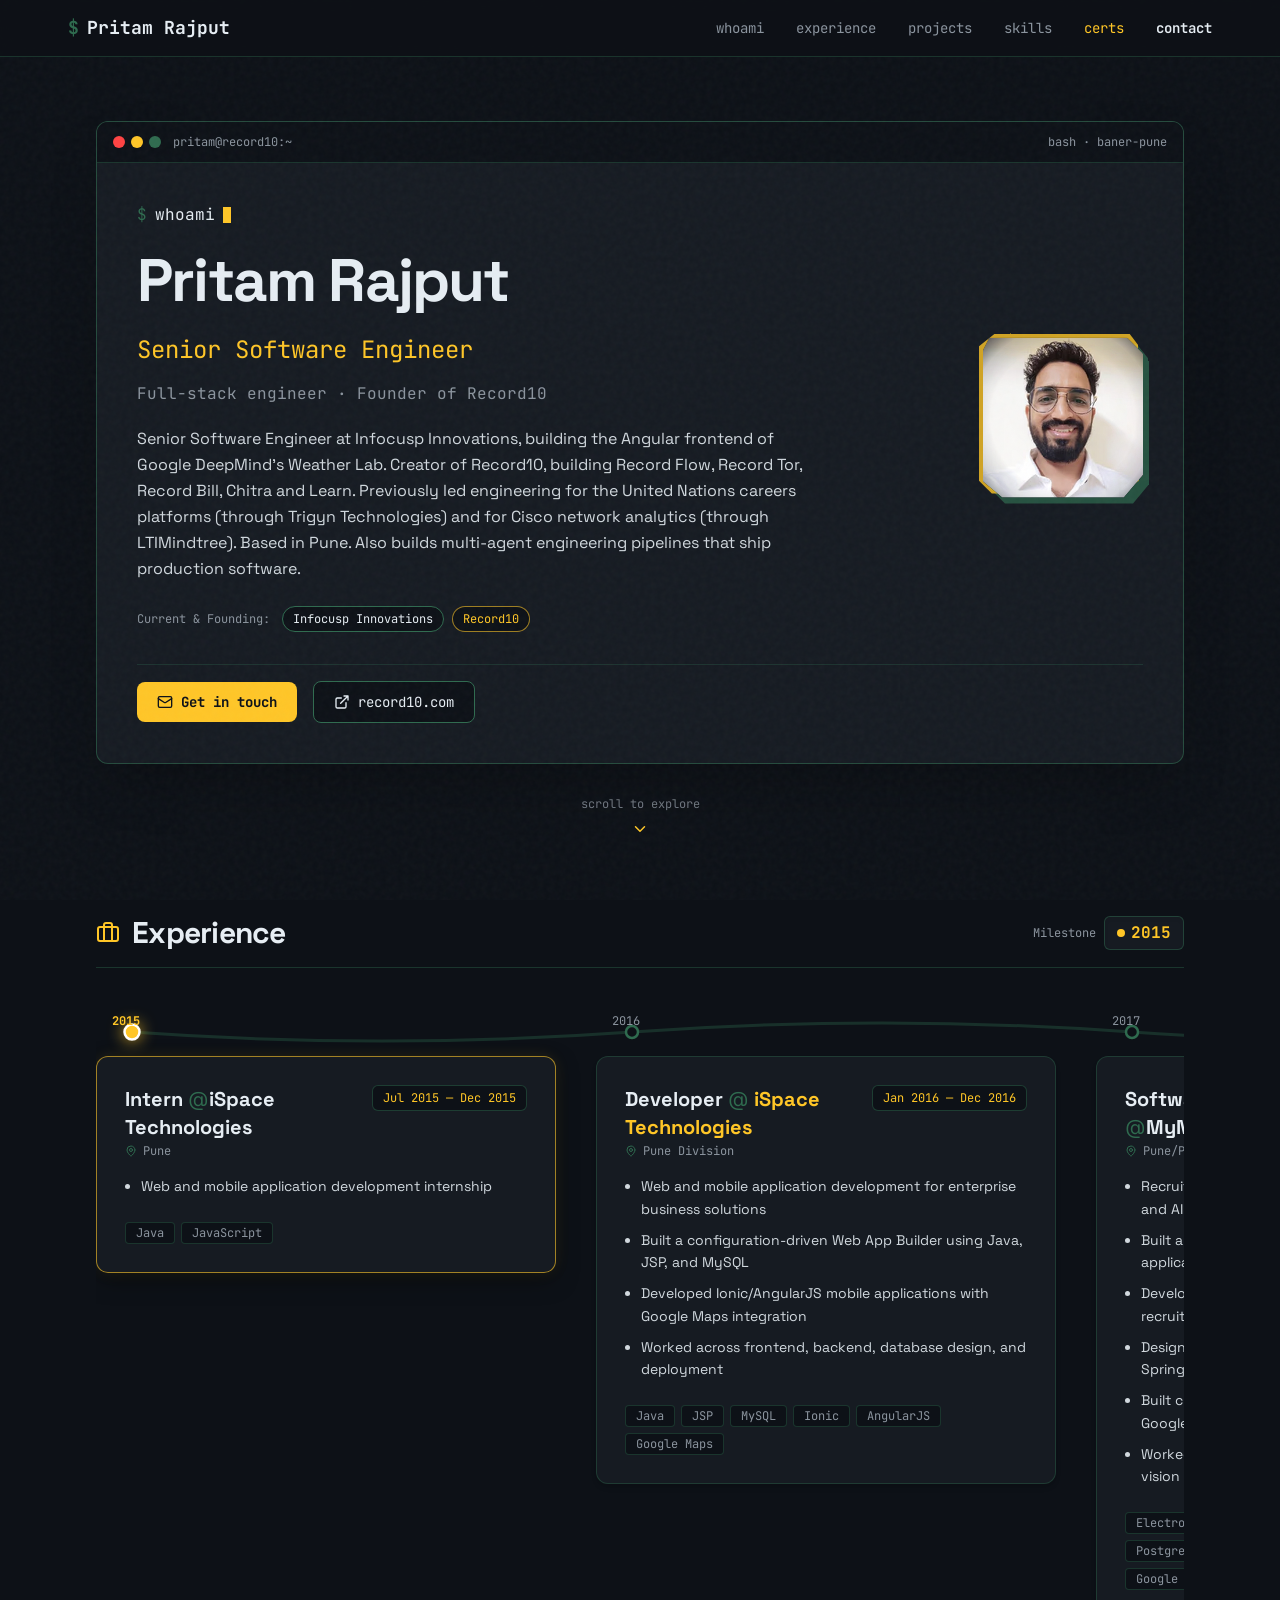
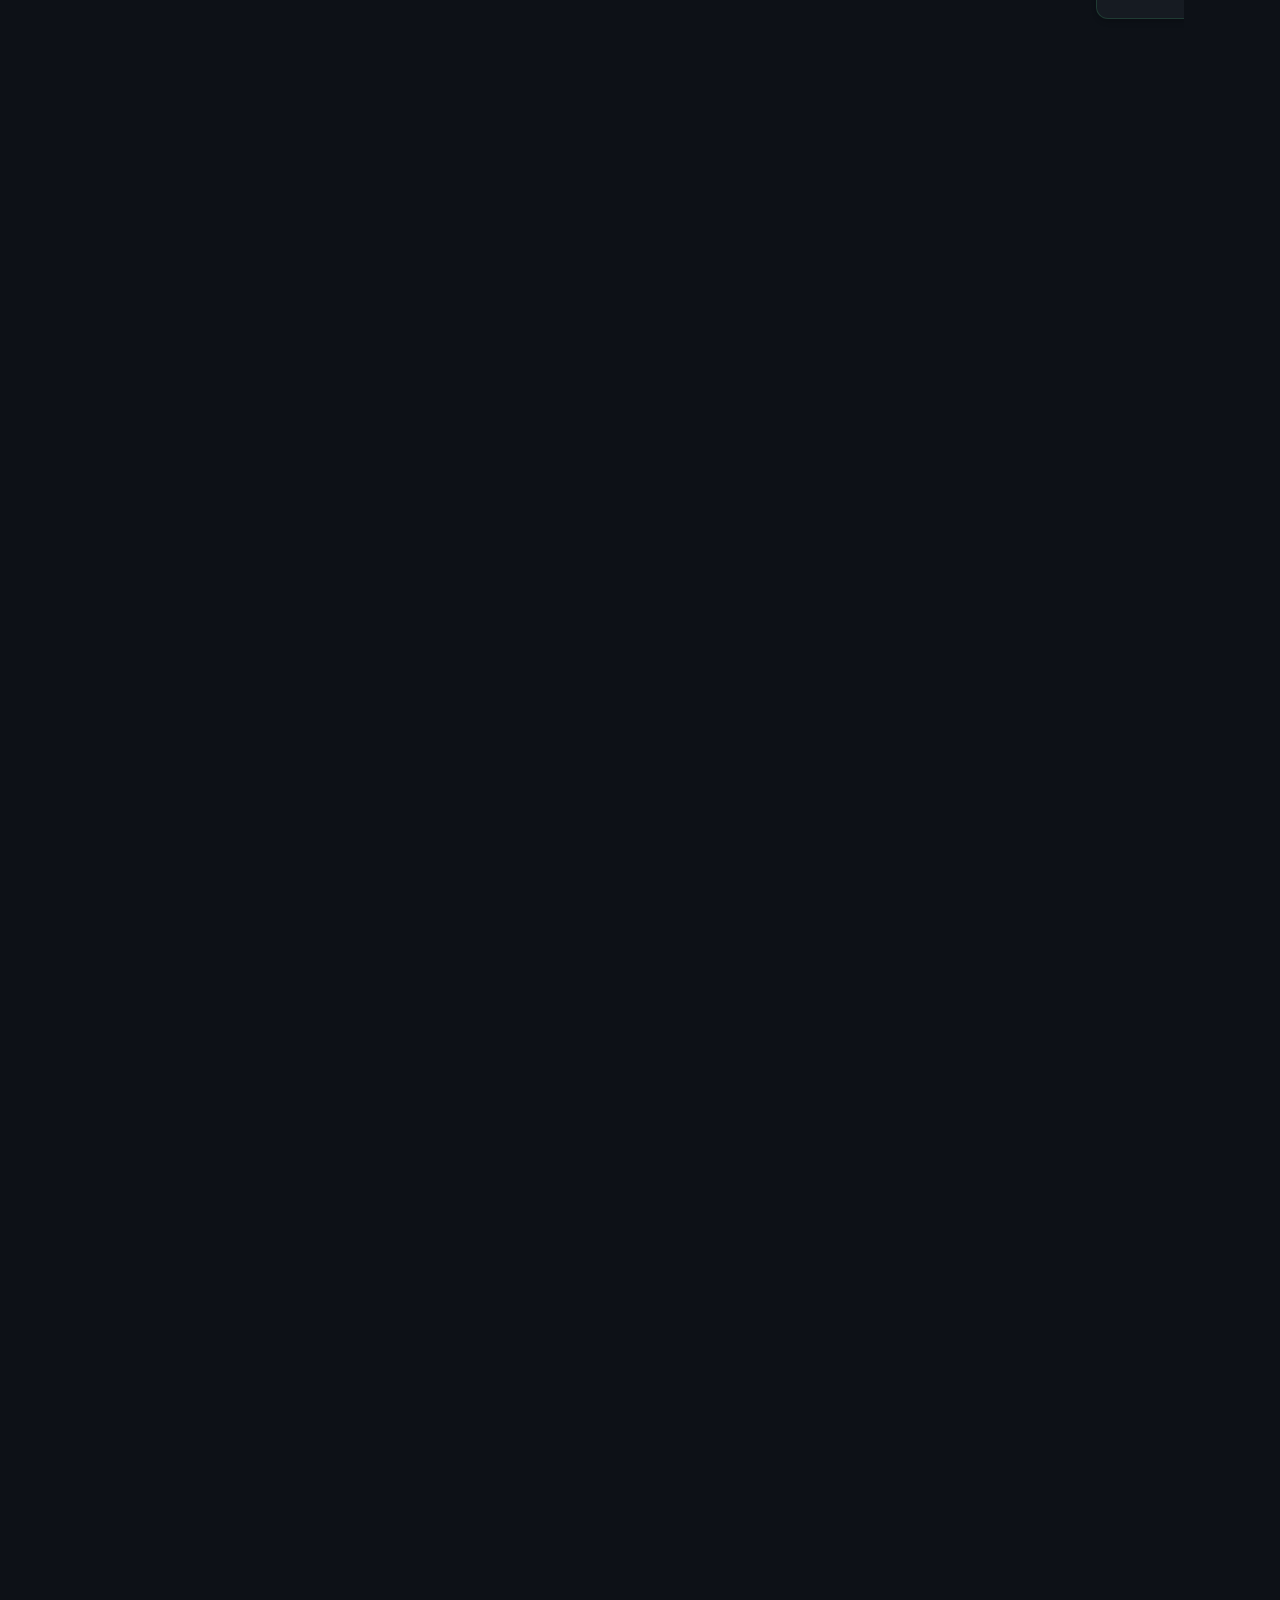
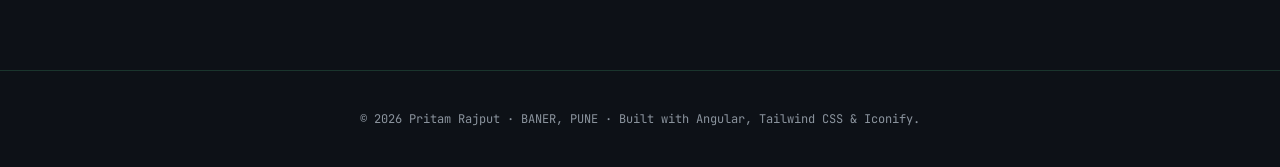
<file: index.csr.html>
<!doctype html>
<html lang="en">
<head>
  <meta charset="utf-8">
  <title>Pritam Rajput | Senior Software Engineer</title>
  <base href="/">
  <meta name="viewport" content="width=device-width, initial-scale=1">
  <meta name="color-scheme" content="dark light">
  <meta name="description" content="Senior Software Engineer at Infocusp Innovations, building the Angular frontend of Google DeepMind's Weather Lab. Creator of Record10. Based in Baner, Pune.">
  <meta name="theme-color" content="#0d1117">
  <link rel="canonical" href="https://pritam.record10.com/">
  <link href="print.css" rel="stylesheet" media="print" data-beasties-skip="">

  <!-- Open Graph / Facebook -->
  <meta property="og:type" content="profile">
  <meta property="og:url" content="https://pritam.record10.com/">
  <meta property="og:title" content="Pritam Rajput | Senior Software Engineer">
  <meta property="og:description" content="Senior Software Engineer at Infocusp Innovations, building the Angular frontend of Google DeepMind's Weather Lab. Creator of Record10.">
  <meta property="og:image" content="https://pritam.record10.com/assets/og-image.png">

  <!-- Twitter Card -->
  <meta name="twitter:card" content="summary_large_image">
  <meta name="twitter:url" content="https://pritam.record10.com/">
  <meta name="twitter:title" content="Pritam Rajput | Senior Software Engineer">
  <meta name="twitter:description" content="Senior Software Engineer at Infocusp Innovations, building the Angular frontend of Google DeepMind's Weather Lab. Creator of Record10.">
  <meta name="twitter:image" content="https://pritam.record10.com/assets/og-image.png">

  <!-- Favicons -->
  <link rel="icon" type="image/svg+xml" href="favicon.svg">
  <link rel="alternate icon" type="image/x-icon" href="favicon.ico">
  <link rel="apple-touch-icon" href="apple-touch-icon.png">

  <!-- Structured Data: Person -->
  <script type="application/ld+json">
  {
    "@context": "https://schema.org",
    "@type": "Person",
    "name": "Pritam Rajput",
    "jobTitle": "Senior Software Engineer",
    "email": "pritamrajput@live.com",
    "url": "https://pritam.record10.com/",
    "image": "https://pritam.record10.com/assets/profile-photo.jpg",
    "worksFor": [
      {
        "@type": "Organization",
        "name": "Infocusp Innovations"
      },
      {
        "@type": "Organization",
        "name": "Record10"
      }
    ],
    "knowsAbout": ["Angular", "TypeScript"],
    "sameAs": [
      "https://www.linkedin.com/in/pritrajp/",
      "https://github.com/Pritraj",
      "https://stackoverflow.com/users/6050814/pritam-rajput",
      "https://record10.com"
    ]
  }
  </script>
<link rel="stylesheet" href="styles-XROFFAXR.css"></head>
<body ngcm="">
  <app-root></app-root>
<script src="polyfills-5CFQRCPP.js" type="module"></script><script src="main-DQ43LU5T.js" type="module"></script></body>
</html>
</file>
<file: print.css>
@media print {
  @page {
    margin: 1.2cm;
    size: auto;
  }

  *,
  *::before,
  *::after {
    background: transparent !important;
    color: #111827 !important;
    box-shadow: none !important;
    text-shadow: none !important;
  }

  html,
  body {
    background-color: #ffffff !important;
    color: #111827 !important;
    font-family: -apple-system, BlinkMacSystemFont, "Segoe UI", Roboto, Helvetica, Arial, sans-serif, "Apple Color Emoji", "Segoe UI Emoji" !important;
    font-size: 10.5pt;
    line-height: 1.4;
  }

  /* Hide non-content chrome */
  header,
  footer,
  .skip-link,
  .grain-overlay,
  app-cursor,
  .custom-cursor,
  .marquee-container,
  button,
  .no-print {
    display: none !important;
  }

  main {
    max-width: 100% !important;
    padding: 0 !important;
    margin: 0 !important;
  }

  /* Display external URLs */
  a[href^="http"]::after {
    content: " (" attr(href) ")";
    font-size: 8pt;
    color: #374151 !important;
    word-break: break-all;
  }

  /* Page break rules to fit 1–2 pages cleanly */
  article,
  section,
  .card,
  li {
    break-inside: avoid;
    page-break-inside: avoid;
  }

  h1,
  h2,
  h3,
  h4,
  h5,
  h6 {
    break-after: avoid;
    page-break-after: avoid;
    color: #111827 !important;
  }
}
</file>
<file: styles-XROFFAXR.css>
@charset "UTF-8";@layer properties;@font-face{font-family:Space Grotesk Variable;font-style:normal;font-display:swap;font-weight:300 700;src:url("./media/space-grotesk-vietnamese-wght-normal-UOJE75FD.woff2") format("woff2-variations");unicode-range:U+0102-0103,U+0110-0111,U+0128-0129,U+0168-0169,U+01A0-01A1,U+01AF-01B0,U+0300-0301,U+0303-0304,U+0308-0309,U+0323,U+0329,U+1EA0-1EF9,U+20AB}@font-face{font-family:Space Grotesk Variable;font-style:normal;font-display:swap;font-weight:300 700;src:url("./media/space-grotesk-latin-ext-wght-normal-KWQTIOU2.woff2") format("woff2-variations");unicode-range:U+0100-02BA,U+02BD-02C5,U+02C7-02CC,U+02CE-02D7,U+02DD-02FF,U+0304,U+0308,U+0329,U+1D00-1DBF,U+1E00-1E9F,U+1EF2-1EFF,U+2020,U+20A0-20AB,U+20AD-20C0,U+2113,U+2C60-2C7F,U+A720-A7FF}@font-face{font-family:Space Grotesk Variable;font-style:normal;font-display:swap;font-weight:300 700;src:url("./media/space-grotesk-latin-wght-normal-LIGEH75C.woff2") format("woff2-variations");unicode-range:U+0000-00FF,U+0131,U+0152-0153,U+02BB-02BC,U+02C6,U+02DA,U+02DC,U+0304,U+0308,U+0329,U+2000-206F,U+20AC,U+2122,U+2191,U+2193,U+2212,U+2215,U+FEFF,U+FFFD}@font-face{font-family:JetBrains Mono Variable;font-style:normal;font-display:swap;font-weight:100 800;src:url("./media/jetbrains-mono-cyrillic-ext-wght-normal-BUWC6ZS3.woff2") format("woff2-variations");unicode-range:U+0460-052F,U+1C80-1C8A,U+20B4,U+2DE0-2DFF,U+A640-A69F,U+FE2E-FE2F}@font-face{font-family:JetBrains Mono Variable;font-style:normal;font-display:swap;font-weight:100 800;src:url("./media/jetbrains-mono-cyrillic-wght-normal-ENSFVLK4.woff2") format("woff2-variations");unicode-range:U+0301,U+0400-045F,U+0490-0491,U+04B0-04B1,U+2116}@font-face{font-family:JetBrains Mono Variable;font-style:normal;font-display:swap;font-weight:100 800;src:url("./media/jetbrains-mono-greek-wght-normal-Y3BRZMJV.woff2") format("woff2-variations");unicode-range:U+0370-0377,U+037A-037F,U+0384-038A,U+038C,U+038E-03A1,U+03A3-03FF}@font-face{font-family:JetBrains Mono Variable;font-style:normal;font-display:swap;font-weight:100 800;src:url("./media/jetbrains-mono-vietnamese-wght-normal-SP6EBKAH.woff2") format("woff2-variations");unicode-range:U+0102-0103,U+0110-0111,U+0128-0129,U+0168-0169,U+01A0-01A1,U+01AF-01B0,U+0300-0301,U+0303-0304,U+0308-0309,U+0323,U+0329,U+1EA0-1EF9,U+20AB}@font-face{font-family:JetBrains Mono Variable;font-style:normal;font-display:swap;font-weight:100 800;src:url("./media/jetbrains-mono-latin-ext-wght-normal-TSLVDSQR.woff2") format("woff2-variations");unicode-range:U+0100-02BA,U+02BD-02C5,U+02C7-02CC,U+02CE-02D7,U+02DD-02FF,U+0304,U+0308,U+0329,U+1D00-1DBF,U+1E00-1E9F,U+1EF2-1EFF,U+2020,U+20A0-20AB,U+20AD-20C0,U+2113,U+2C60-2C7F,U+A720-A7FF}@font-face{font-family:JetBrains Mono Variable;font-style:normal;font-display:swap;font-weight:100 800;src:url("./media/jetbrains-mono-latin-wght-normal-VBS632QH.woff2") format("woff2-variations");unicode-range:U+0000-00FF,U+0131,U+0152-0153,U+02BB-02BC,U+02C6,U+02DA,U+02DC,U+0304,U+0308,U+0329,U+2000-206F,U+20AC,U+2122,U+2191,U+2193,U+2212,U+2215,U+FEFF,U+FFFD}@layer theme,base,components,utilities;@layer theme{:root,:host{--font-sans: -apple-system, BlinkMacSystemFont, "Segoe UI", Roboto, "Helvetica Neue", "Noto Sans", Arial, sans-serif, "Apple Color Emoji", "Segoe UI Emoji", "Segoe UI Symbol", "Noto Color Emoji";--font-mono: "JetBrains Mono Variable", monospace;--color-amber-400: oklch(82.8% .189 84.429);--spacing: .25rem;--container-xl: 36rem;--container-2xl: 42rem;--container-6xl: 72rem;--text-xs: .75rem;--text-xs--line-height: calc(1 / .75);--text-sm: .875rem;--text-sm--line-height: calc(1.25 / .875);--text-base: 1rem;--text-base--line-height: 1.5 ;--text-lg: 1.125rem;--text-lg--line-height: calc(1.75 / 1.125);--text-xl: 1.25rem;--text-xl--line-height: calc(1.75 / 1.25);--text-2xl: 1.5rem;--text-2xl--line-height: calc(2 / 1.5);--text-3xl: 1.875rem;--text-3xl--line-height: 1.2 ;--text-4xl: 2.25rem;--text-4xl--line-height: calc(2.5 / 2.25);--text-5xl: 3rem;--text-5xl--line-height: 1;--text-6xl: 3.75rem;--text-6xl--line-height: 1;--font-weight-normal: 400;--font-weight-semibold: 600;--font-weight-bold: 700;--font-weight-extrabold: 800;--tracking-tight: -.025em;--tracking-wider: .05em;--tracking-widest: .1em;--leading-tight: 1.25;--leading-normal: 1.5;--leading-relaxed: 1.625;--radius-md: .375rem;--radius-lg: .5rem;--radius-xl: .75rem;--animate-pulse: pulse 2s cubic-bezier(.4, 0, .6, 1) infinite;--animate-bounce: bounce 1s infinite;--blur-md: 12px;--blur-3xl: 64px;--default-transition-duration: .15s;--default-transition-timing-function: cubic-bezier(.4, 0, .2, 1);--default-font-family: var(--font-sans);--default-mono-font-family: var(--font-mono);--color-ink: #0d1117;--color-panel: #161b22;--color-line: #2f6b4f;--color-text-main: #e6edf3;--color-accent-yellow: #FFC627;--font-display: "Space Grotesk Variable", sans-serif;--spacing-section: clamp(3rem, 6vw, 6rem)}}@layer base{*,:after,:before,::backdrop,::file-selector-button{box-sizing:border-box;margin:0;padding:0;border:0 solid}html,:host{line-height:1.5;-webkit-text-size-adjust:100%;tab-size:4;font-family:var(--default-font-family, -apple-system, BlinkMacSystemFont, "Segoe UI", Roboto, "Helvetica Neue", "Noto Sans", Arial, sans-serif, "Apple Color Emoji", "Segoe UI Emoji", "Segoe UI Symbol", "Noto Color Emoji");font-feature-settings:var(--default-font-feature-settings, normal);font-variation-settings:var(--default-font-variation-settings, normal);-webkit-tap-highlight-color:transparent}hr{height:0;color:inherit;border-top-width:1px}abbr:where([title]){-webkit-text-decoration:underline dotted;text-decoration:underline dotted}h1,h2,h3,h4,h5,h6{font-size:inherit;font-weight:inherit}a{color:inherit;-webkit-text-decoration:inherit;text-decoration:inherit}b,strong{font-weight:bolder}code,kbd,samp,pre{font-family:var(--default-mono-font-family, ui-monospace, SFMono-Regular, Menlo, Monaco, Consolas, "Liberation Mono", "Courier New", monospace);font-feature-settings:var(--default-mono-font-feature-settings, normal);font-variation-settings:var(--default-mono-font-variation-settings, normal);font-size:1em}small{font-size:80%}sub,sup{font-size:75%;line-height:0;position:relative;vertical-align:baseline}sub{bottom:-.25em}sup{top:-.5em}table{text-indent:0;border-color:inherit;border-collapse:collapse}:-moz-focusring:where(:not(iframe)){outline:auto}progress{vertical-align:baseline}summary{display:list-item}ol,ul,menu{list-style:none}img,svg,video,canvas,audio,iframe,embed,object{display:block;vertical-align:middle}img,video{max-width:100%;height:auto}button,input,select,optgroup,textarea,::file-selector-button{font:inherit;font-feature-settings:inherit;font-variation-settings:inherit;letter-spacing:inherit;color:inherit;border-radius:0;background-color:transparent;opacity:1}:where(select:is([multiple],[size])) optgroup{font-weight:bolder}:where(select:is([multiple],[size])) optgroup option{padding-inline-start:20px}::file-selector-button{margin-inline-end:4px}::placeholder{opacity:1}@supports (not (-webkit-appearance: -apple-pay-button)) or (contain-intrinsic-size: 1px){::placeholder{color:currentcolor}@supports (color: color-mix(in lab,red,red)){::placeholder{color:color-mix(in oklab,currentcolor 50%,transparent)}}}textarea{resize:vertical}::-webkit-search-decoration{-webkit-appearance:none}::-webkit-date-and-time-value{min-height:1lh;text-align:inherit}::-webkit-datetime-edit{display:inline-flex}::-webkit-datetime-edit-fields-wrapper{padding:0}::-webkit-datetime-edit,::-webkit-datetime-edit-year-field,::-webkit-datetime-edit-month-field,::-webkit-datetime-edit-day-field,::-webkit-datetime-edit-hour-field,::-webkit-datetime-edit-minute-field,::-webkit-datetime-edit-second-field,::-webkit-datetime-edit-millisecond-field,::-webkit-datetime-edit-meridiem-field{padding-block:0}::-webkit-calendar-picker-indicator{line-height:1}:-moz-ui-invalid{box-shadow:none}button,input:where([type=button],[type=reset],[type=submit]),::file-selector-button{appearance:button}::-webkit-inner-spin-button,::-webkit-outer-spin-button{height:auto}[hidden]:where(:not([hidden=until-found])){display:none!important}}@layer utilities{.pointer-events-none{pointer-events:none}.visible{visibility:visible}.sr-only{position:absolute;width:1px;height:1px;padding:0;margin:-1px;overflow:hidden;clip-path:inset(50%);white-space:nowrap;border-width:0}.absolute{position:absolute}.fixed{position:fixed}.relative{position:relative}.static{position:static}.sticky{position:sticky}.inset-0{inset:0}.-top-16{top:calc(var(--spacing) * -16)}.top-0{top:0}.top-1\.5{top:calc(var(--spacing) * 1.5)}.top-full{top:100%}.-right-16{right:calc(var(--spacing) * -16)}.-bottom-16{bottom:calc(var(--spacing) * -16)}.-left-16{left:calc(var(--spacing) * -16)}.-left-\[31px\]{left:-31px}.left-0{left:0}.isolate{isolation:isolate}.-z-10{z-index:-10}.z-0{z-index:0}.z-50{z-index:50}.float-end{float:inline-end}.container{width:100%}@media(width>=40rem){.container{max-width:40rem}}@media(width>=48rem){.container{max-width:48rem}}@media(width>=64rem){.container{max-width:64rem}}@media(width>=80rem){.container{max-width:80rem}}@media(width>=96rem){.container{max-width:96rem}}.m-0{margin:0}.mx-auto{margin-inline:auto}.me-4{margin-inline-end:calc(var(--spacing) * 4)}.-mt-3\.5{margin-top:calc(var(--spacing) * -3.5)}.mt-0\.5{margin-top:calc(var(--spacing) * .5)}.mt-1{margin-top:var(--spacing)}.mt-3{margin-top:calc(var(--spacing) * 3)}.mt-8{margin-top:calc(var(--spacing) * 8)}.mr-1{margin-right:var(--spacing)}.mr-1\.5{margin-right:calc(var(--spacing) * 1.5)}.-ml-3\.5{margin-left:calc(var(--spacing) * -3.5)}.ml-1{margin-left:var(--spacing)}.ml-4{margin-left:calc(var(--spacing) * 4)}.ml-auto{margin-left:auto}.icon-\[lucide--arrow-up-right\]{display:inline-block;width:1em;height:1em;background-color:currentColor;-webkit-mask-image:var(--svg);mask-image:var(--svg);-webkit-mask-repeat:no-repeat;mask-repeat:no-repeat;-webkit-mask-size:100% 100%;mask-size:100% 100%;--svg: url("data:image/svg+xml,%3Csvg xmlns='http://www.w3.org/2000/svg' viewBox='0 0 24 24' width='24' height='24'%3E%3Cpath fill='none' stroke='black' stroke-linecap='round' stroke-linejoin='round' stroke-width='2' d='M7 7h10v10M7 17L17 7'/%3E%3C/svg%3E")}.icon-\[lucide--award\]{display:inline-block;width:1em;height:1em;background-color:currentColor;-webkit-mask-image:var(--svg);mask-image:var(--svg);-webkit-mask-repeat:no-repeat;mask-repeat:no-repeat;-webkit-mask-size:100% 100%;mask-size:100% 100%;--svg: url("data:image/svg+xml,%3Csvg xmlns='http://www.w3.org/2000/svg' viewBox='0 0 24 24' width='24' height='24'%3E%3Cg fill='none' stroke='black' stroke-linecap='round' stroke-linejoin='round' stroke-width='2'%3E%3Cpath d='m15.477 12.89l1.515 8.526a.5.5 0 0 1-.81.47l-3.58-2.687a1 1 0 0 0-1.197 0l-3.586 2.686a.5.5 0 0 1-.81-.469l1.514-8.526'/%3E%3Ccircle cx='12' cy='8' r='6'/%3E%3C/g%3E%3C/svg%3E")}.icon-\[lucide--book-open\]{display:inline-block;width:1em;height:1em;background-color:currentColor;-webkit-mask-image:var(--svg);mask-image:var(--svg);-webkit-mask-repeat:no-repeat;mask-repeat:no-repeat;-webkit-mask-size:100% 100%;mask-size:100% 100%;--svg: url("data:image/svg+xml,%3Csvg xmlns='http://www.w3.org/2000/svg' viewBox='0 0 24 24' width='24' height='24'%3E%3Cpath fill='none' stroke='black' stroke-linecap='round' stroke-linejoin='round' stroke-width='2' d='M12 5v16m8.001-2A2 2 0 0 0 22 17V5a2 2 0 0 0-1.999-2L16 3.002A5 5 0 0 0 12 5a5 5 0 0 0-4-2H4a2 2 0 0 0-2 2v12a2 2 0 0 0 1.999 2H8a5 5 0 0 1 4 2a5 5 0 0 1 4-2z'/%3E%3C/svg%3E")}.icon-\[lucide--bot\]{display:inline-block;width:1em;height:1em;background-color:currentColor;-webkit-mask-image:var(--svg);mask-image:var(--svg);-webkit-mask-repeat:no-repeat;mask-repeat:no-repeat;-webkit-mask-size:100% 100%;mask-size:100% 100%;--svg: url("data:image/svg+xml,%3Csvg xmlns='http://www.w3.org/2000/svg' viewBox='0 0 24 24' width='24' height='24'%3E%3Cg fill='none' stroke='black' stroke-linecap='round' stroke-linejoin='round' stroke-width='2'%3E%3Cpath d='M12 8V4H8'/%3E%3Crect width='16' height='12' x='4' y='8' rx='2'/%3E%3Cpath d='M2 14h2m16 0h2m-7-1v2m-6-2v2'/%3E%3C/g%3E%3C/svg%3E")}.icon-\[lucide--briefcase\]{display:inline-block;width:1em;height:1em;background-color:currentColor;-webkit-mask-image:var(--svg);mask-image:var(--svg);-webkit-mask-repeat:no-repeat;mask-repeat:no-repeat;-webkit-mask-size:100% 100%;mask-size:100% 100%;--svg: url("data:image/svg+xml,%3Csvg xmlns='http://www.w3.org/2000/svg' viewBox='0 0 24 24' width='24' height='24'%3E%3Cg fill='none' stroke='black' stroke-linecap='round' stroke-linejoin='round' stroke-width='2'%3E%3Cpath d='M16 20V4a2 2 0 0 0-2-2h-4a2 2 0 0 0-2 2v16'/%3E%3Crect width='20' height='14' x='2' y='6' rx='2'/%3E%3C/g%3E%3C/svg%3E")}.icon-\[lucide--chevron-down\]{display:inline-block;width:1em;height:1em;background-color:currentColor;-webkit-mask-image:var(--svg);mask-image:var(--svg);-webkit-mask-repeat:no-repeat;mask-repeat:no-repeat;-webkit-mask-size:100% 100%;mask-size:100% 100%;--svg: url("data:image/svg+xml,%3Csvg xmlns='http://www.w3.org/2000/svg' viewBox='0 0 24 24' width='24' height='24'%3E%3Cpath fill='none' stroke='black' stroke-linecap='round' stroke-linejoin='round' stroke-width='2' d='m6 9l6 6l6-6'/%3E%3C/svg%3E")}.icon-\[lucide--chevron-right\]{display:inline-block;width:1em;height:1em;background-color:currentColor;-webkit-mask-image:var(--svg);mask-image:var(--svg);-webkit-mask-repeat:no-repeat;mask-repeat:no-repeat;-webkit-mask-size:100% 100%;mask-size:100% 100%;--svg: url("data:image/svg+xml,%3Csvg xmlns='http://www.w3.org/2000/svg' viewBox='0 0 24 24' width='24' height='24'%3E%3Cpath fill='none' stroke='black' stroke-linecap='round' stroke-linejoin='round' stroke-width='2' d='m9 18l6-6l-6-6'/%3E%3C/svg%3E")}.icon-\[lucide--chevrons-down-up\]{display:inline-block;width:1em;height:1em;background-color:currentColor;-webkit-mask-image:var(--svg);mask-image:var(--svg);-webkit-mask-repeat:no-repeat;mask-repeat:no-repeat;-webkit-mask-size:100% 100%;mask-size:100% 100%;--svg: url("data:image/svg+xml,%3Csvg xmlns='http://www.w3.org/2000/svg' viewBox='0 0 24 24' width='24' height='24'%3E%3Cpath fill='none' stroke='black' stroke-linecap='round' stroke-linejoin='round' stroke-width='2' d='m7 20l5-5l5 5M7 4l5 5l5-5'/%3E%3C/svg%3E")}.icon-\[lucide--cpu\]{display:inline-block;width:1em;height:1em;background-color:currentColor;-webkit-mask-image:var(--svg);mask-image:var(--svg);-webkit-mask-repeat:no-repeat;mask-repeat:no-repeat;-webkit-mask-size:100% 100%;mask-size:100% 100%;--svg: url("data:image/svg+xml,%3Csvg xmlns='http://www.w3.org/2000/svg' viewBox='0 0 24 24' width='24' height='24'%3E%3Cg fill='none' stroke='black' stroke-linecap='round' stroke-linejoin='round' stroke-width='2'%3E%3Cpath d='M12 20v2m0-20v2m5 16v2m0-20v2M2 12h2m-2 5h2M2 7h2m16 5h2m-2 5h2M20 7h2M7 20v2M7 2v2'/%3E%3Crect width='16' height='16' x='4' y='4' rx='2'/%3E%3Crect width='8' height='8' x='8' y='8' rx='1'/%3E%3C/g%3E%3C/svg%3E")}.icon-\[lucide--external-link\]{display:inline-block;width:1em;height:1em;background-color:currentColor;-webkit-mask-image:var(--svg);mask-image:var(--svg);-webkit-mask-repeat:no-repeat;mask-repeat:no-repeat;-webkit-mask-size:100% 100%;mask-size:100% 100%;--svg: url("data:image/svg+xml,%3Csvg xmlns='http://www.w3.org/2000/svg' viewBox='0 0 24 24' width='24' height='24'%3E%3Cpath fill='none' stroke='black' stroke-linecap='round' stroke-linejoin='round' stroke-width='2' d='M15 3h6v6m-11 5L21 3m-3 10v6a2 2 0 0 1-2 2H5a2 2 0 0 1-2-2V8a2 2 0 0 1 2-2h6'/%3E%3C/svg%3E")}.icon-\[lucide--folder-git-2\]{display:inline-block;width:1em;height:1em;background-color:currentColor;-webkit-mask-image:var(--svg);mask-image:var(--svg);-webkit-mask-repeat:no-repeat;mask-repeat:no-repeat;-webkit-mask-size:100% 100%;mask-size:100% 100%;--svg: url("data:image/svg+xml,%3Csvg xmlns='http://www.w3.org/2000/svg' viewBox='0 0 24 24' width='24' height='24'%3E%3Cg fill='none' stroke='black' stroke-linecap='round' stroke-linejoin='round' stroke-width='2'%3E%3Cpath d='M18 19a5 5 0 0 1-5-5v8'/%3E%3Cpath d='M9 20H4a2 2 0 0 1-2-2V5a2 2 0 0 1 2-2h3.9a2 2 0 0 1 1.69.9l.81 1.2a2 2 0 0 0 1.67.9H20a2 2 0 0 1 2 2v5'/%3E%3Ccircle cx='13' cy='12' r='2'/%3E%3Ccircle cx='20' cy='19' r='2'/%3E%3C/g%3E%3C/svg%3E")}.icon-\[lucide--gauge\]{display:inline-block;width:1em;height:1em;background-color:currentColor;-webkit-mask-image:var(--svg);mask-image:var(--svg);-webkit-mask-repeat:no-repeat;mask-repeat:no-repeat;-webkit-mask-size:100% 100%;mask-size:100% 100%;--svg: url("data:image/svg+xml,%3Csvg xmlns='http://www.w3.org/2000/svg' viewBox='0 0 24 24' width='24' height='24'%3E%3Cpath fill='none' stroke='black' stroke-linecap='round' stroke-linejoin='round' stroke-width='2' d='m12 14l4-4M3.34 19a10 10 0 1 1 17.32 0'/%3E%3C/svg%3E")}.icon-\[lucide--globe\]{display:inline-block;width:1em;height:1em;background-color:currentColor;-webkit-mask-image:var(--svg);mask-image:var(--svg);-webkit-mask-repeat:no-repeat;mask-repeat:no-repeat;-webkit-mask-size:100% 100%;mask-size:100% 100%;--svg: url("data:image/svg+xml,%3Csvg xmlns='http://www.w3.org/2000/svg' viewBox='0 0 24 24' width='24' height='24'%3E%3Cg fill='none' stroke='black' stroke-linecap='round' stroke-linejoin='round' stroke-width='2'%3E%3Ccircle cx='12' cy='12' r='10'/%3E%3Cpath d='M12 2a14.5 14.5 0 0 0 0 20a14.5 14.5 0 0 0 0-20M2 12h20'/%3E%3C/g%3E%3C/svg%3E")}.icon-\[lucide--graduation-cap\]{display:inline-block;width:1em;height:1em;background-color:currentColor;-webkit-mask-image:var(--svg);mask-image:var(--svg);-webkit-mask-repeat:no-repeat;mask-repeat:no-repeat;-webkit-mask-size:100% 100%;mask-size:100% 100%;--svg: url("data:image/svg+xml,%3Csvg xmlns='http://www.w3.org/2000/svg' viewBox='0 0 24 24' width='24' height='24'%3E%3Cg fill='none' stroke='black' stroke-linecap='round' stroke-linejoin='round' stroke-width='2'%3E%3Cpath d='M21.42 10.922a1 1 0 0 0-.019-1.838L12.83 5.18a2 2 0 0 0-1.66 0L2.6 9.08a1 1 0 0 0 0 1.832l8.57 3.908a2 2 0 0 0 1.66 0zM22 10v6'/%3E%3Cpath d='M6 12.5V16a6 3 0 0 0 12 0v-3.5'/%3E%3C/g%3E%3C/svg%3E")}.icon-\[lucide--image\]{display:inline-block;width:1em;height:1em;background-color:currentColor;-webkit-mask-image:var(--svg);mask-image:var(--svg);-webkit-mask-repeat:no-repeat;mask-repeat:no-repeat;-webkit-mask-size:100% 100%;mask-size:100% 100%;--svg: url("data:image/svg+xml,%3Csvg xmlns='http://www.w3.org/2000/svg' viewBox='0 0 24 24' width='24' height='24'%3E%3Cg fill='none' stroke='black' stroke-linecap='round' stroke-linejoin='round' stroke-width='2'%3E%3Crect width='18' height='18' x='3' y='3' rx='2' ry='2'/%3E%3Ccircle cx='9' cy='9' r='2'/%3E%3Cpath d='m21 15l-3.086-3.086a2 2 0 0 0-2.828 0L6 21'/%3E%3C/g%3E%3C/svg%3E")}.icon-\[lucide--mail\]{display:inline-block;width:1em;height:1em;background-color:currentColor;-webkit-mask-image:var(--svg);mask-image:var(--svg);-webkit-mask-repeat:no-repeat;mask-repeat:no-repeat;-webkit-mask-size:100% 100%;mask-size:100% 100%;--svg: url("data:image/svg+xml,%3Csvg xmlns='http://www.w3.org/2000/svg' viewBox='0 0 24 24' width='24' height='24'%3E%3Cg fill='none' stroke='black' stroke-linecap='round' stroke-linejoin='round' stroke-width='2'%3E%3Cpath d='m22 7l-8.991 5.727a2 2 0 0 1-2.009 0L2 7'/%3E%3Crect width='20' height='16' x='2' y='4' rx='2'/%3E%3C/g%3E%3C/svg%3E")}.icon-\[lucide--map-pin\]{display:inline-block;width:1em;height:1em;background-color:currentColor;-webkit-mask-image:var(--svg);mask-image:var(--svg);-webkit-mask-repeat:no-repeat;mask-repeat:no-repeat;-webkit-mask-size:100% 100%;mask-size:100% 100%;--svg: url("data:image/svg+xml,%3Csvg xmlns='http://www.w3.org/2000/svg' viewBox='0 0 24 24' width='24' height='24'%3E%3Cg fill='none' stroke='black' stroke-linecap='round' stroke-linejoin='round' stroke-width='2'%3E%3Cpath d='M20 10c0 4.993-5.539 10.193-7.399 11.799a1 1 0 0 1-1.202 0C9.539 20.193 4 14.993 4 10a8 8 0 0 1 16 0'/%3E%3Ccircle cx='12' cy='10' r='3'/%3E%3C/g%3E%3C/svg%3E")}.icon-\[lucide--menu\]{display:inline-block;width:1em;height:1em;background-color:currentColor;-webkit-mask-image:var(--svg);mask-image:var(--svg);-webkit-mask-repeat:no-repeat;mask-repeat:no-repeat;-webkit-mask-size:100% 100%;mask-size:100% 100%;--svg: url("data:image/svg+xml,%3Csvg xmlns='http://www.w3.org/2000/svg' viewBox='0 0 24 24' width='24' height='24'%3E%3Cpath fill='none' stroke='black' stroke-linecap='round' stroke-linejoin='round' stroke-width='2' d='M4 5h16M4 12h16M4 19h16'/%3E%3C/svg%3E")}.icon-\[lucide--mic\]{display:inline-block;width:1em;height:1em;background-color:currentColor;-webkit-mask-image:var(--svg);mask-image:var(--svg);-webkit-mask-repeat:no-repeat;mask-repeat:no-repeat;-webkit-mask-size:100% 100%;mask-size:100% 100%;--svg: url("data:image/svg+xml,%3Csvg xmlns='http://www.w3.org/2000/svg' viewBox='0 0 24 24' width='24' height='24'%3E%3Cg fill='none' stroke='black' stroke-linecap='round' stroke-linejoin='round' stroke-width='2'%3E%3Cpath d='M12 19v3m7-12v2a7 7 0 0 1-14 0v-2'/%3E%3Crect width='6' height='13' x='9' y='2' rx='3'/%3E%3C/g%3E%3C/svg%3E")}.icon-\[lucide--network\]{display:inline-block;width:1em;height:1em;background-color:currentColor;-webkit-mask-image:var(--svg);mask-image:var(--svg);-webkit-mask-repeat:no-repeat;mask-repeat:no-repeat;-webkit-mask-size:100% 100%;mask-size:100% 100%;--svg: url("data:image/svg+xml,%3Csvg xmlns='http://www.w3.org/2000/svg' viewBox='0 0 24 24' width='24' height='24'%3E%3Cg fill='none' stroke='black' stroke-linecap='round' stroke-linejoin='round' stroke-width='2'%3E%3Crect width='6' height='6' x='16' y='16' rx='1'/%3E%3Crect width='6' height='6' x='2' y='16' rx='1'/%3E%3Crect width='6' height='6' x='9' y='2' rx='1'/%3E%3Cpath d='M5 16v-3a1 1 0 0 1 1-1h12a1 1 0 0 1 1 1v3m-7-4V8'/%3E%3C/g%3E%3C/svg%3E")}.icon-\[lucide--plug\]{display:inline-block;width:1em;height:1em;background-color:currentColor;-webkit-mask-image:var(--svg);mask-image:var(--svg);-webkit-mask-repeat:no-repeat;mask-repeat:no-repeat;-webkit-mask-size:100% 100%;mask-size:100% 100%;--svg: url("data:image/svg+xml,%3Csvg xmlns='http://www.w3.org/2000/svg' viewBox='0 0 24 24' width='24' height='24'%3E%3Cpath fill='none' stroke='black' stroke-linecap='round' stroke-linejoin='round' stroke-width='2' d='M12 22v-5m3-9V2m2 6a1 1 0 0 1 1 1v4a4 4 0 0 1-4 4h-4a4 4 0 0 1-4-4V9a1 1 0 0 1 1-1zM9 8V2'/%3E%3C/svg%3E")}.icon-\[lucide--receipt\]{display:inline-block;width:1em;height:1em;background-color:currentColor;-webkit-mask-image:var(--svg);mask-image:var(--svg);-webkit-mask-repeat:no-repeat;mask-repeat:no-repeat;-webkit-mask-size:100% 100%;mask-size:100% 100%;--svg: url("data:image/svg+xml,%3Csvg xmlns='http://www.w3.org/2000/svg' viewBox='0 0 24 24' width='24' height='24'%3E%3Cg fill='none' stroke='black' stroke-linecap='round' stroke-linejoin='round' stroke-width='2'%3E%3Cpath d='M12 17V7m4 1h-6a2 2 0 0 0 0 4h4a2 2 0 0 1 0 4H8'/%3E%3Cpath d='M4 3a1 1 0 0 1 1-1a1.3 1.3 0 0 1 .7.2l.933.6a1.3 1.3 0 0 0 1.4 0l.934-.6a1.3 1.3 0 0 1 1.4 0l.933.6a1.3 1.3 0 0 0 1.4 0l.933-.6a1.3 1.3 0 0 1 1.4 0l.934.6a1.3 1.3 0 0 0 1.4 0l.933-.6A1.3 1.3 0 0 1 19 2a1 1 0 0 1 1 1v18a1 1 0 0 1-1 1a1.3 1.3 0 0 1-.7-.2l-.933-.6a1.3 1.3 0 0 0-1.4 0l-.934.6a1.3 1.3 0 0 1-1.4 0l-.933-.6a1.3 1.3 0 0 0-1.4 0l-.933.6a1.3 1.3 0 0 1-1.4 0l-.934-.6a1.3 1.3 0 0 0-1.4 0l-.933.6a1.3 1.3 0 0 1-.7.2a1 1 0 0 1-1-1z'/%3E%3C/g%3E%3C/svg%3E")}.icon-\[lucide--shield-check\]{display:inline-block;width:1em;height:1em;background-color:currentColor;-webkit-mask-image:var(--svg);mask-image:var(--svg);-webkit-mask-repeat:no-repeat;mask-repeat:no-repeat;-webkit-mask-size:100% 100%;mask-size:100% 100%;--svg: url("data:image/svg+xml,%3Csvg xmlns='http://www.w3.org/2000/svg' viewBox='0 0 24 24' width='24' height='24'%3E%3Cg fill='none' stroke='black' stroke-linecap='round' stroke-linejoin='round' stroke-width='2'%3E%3Cpath d='M20 13c0 5-3.5 7.5-7.66 8.95a1 1 0 0 1-.67-.01C7.5 20.5 4 18 4 13V6a1 1 0 0 1 1-1c2 0 4.5-1.2 6.24-2.72a1.17 1.17 0 0 1 1.52 0C14.51 3.81 17 5 19 5a1 1 0 0 1 1 1z'/%3E%3Cpath d='m9 12l2 2l4-4'/%3E%3C/g%3E%3C/svg%3E")}.icon-\[lucide--terminal\]{display:inline-block;width:1em;height:1em;background-color:currentColor;-webkit-mask-image:var(--svg);mask-image:var(--svg);-webkit-mask-repeat:no-repeat;mask-repeat:no-repeat;-webkit-mask-size:100% 100%;mask-size:100% 100%;--svg: url("data:image/svg+xml,%3Csvg xmlns='http://www.w3.org/2000/svg' viewBox='0 0 24 24' width='24' height='24'%3E%3Cpath fill='none' stroke='black' stroke-linecap='round' stroke-linejoin='round' stroke-width='2' d='M12 19h8M4 17l6-6l-6-6'/%3E%3C/svg%3E")}.icon-\[lucide--user-check\]{display:inline-block;width:1em;height:1em;background-color:currentColor;-webkit-mask-image:var(--svg);mask-image:var(--svg);-webkit-mask-repeat:no-repeat;mask-repeat:no-repeat;-webkit-mask-size:100% 100%;mask-size:100% 100%;--svg: url("data:image/svg+xml,%3Csvg xmlns='http://www.w3.org/2000/svg' viewBox='0 0 24 24' width='24' height='24'%3E%3Cg fill='none' stroke='black' stroke-linecap='round' stroke-linejoin='round' stroke-width='2'%3E%3Cpath d='m16 11l2 2l4-4m-6 12v-2a4 4 0 0 0-4-4H6a4 4 0 0 0-4 4v2'/%3E%3Ccircle cx='9' cy='7' r='4'/%3E%3C/g%3E%3C/svg%3E")}.icon-\[lucide--workflow\]{display:inline-block;width:1em;height:1em;background-color:currentColor;-webkit-mask-image:var(--svg);mask-image:var(--svg);-webkit-mask-repeat:no-repeat;mask-repeat:no-repeat;-webkit-mask-size:100% 100%;mask-size:100% 100%;--svg: url("data:image/svg+xml,%3Csvg xmlns='http://www.w3.org/2000/svg' viewBox='0 0 24 24' width='24' height='24'%3E%3Cg fill='none' stroke='black' stroke-linecap='round' stroke-linejoin='round' stroke-width='2'%3E%3Crect width='8' height='8' x='3' y='3' rx='2'/%3E%3Cpath d='M7 11v4a2 2 0 0 0 2 2h4'/%3E%3Crect width='8' height='8' x='13' y='13' rx='2'/%3E%3C/g%3E%3C/svg%3E")}.icon-\[lucide--x\]{display:inline-block;width:1em;height:1em;background-color:currentColor;-webkit-mask-image:var(--svg);mask-image:var(--svg);-webkit-mask-repeat:no-repeat;mask-repeat:no-repeat;-webkit-mask-size:100% 100%;mask-size:100% 100%;--svg: url("data:image/svg+xml,%3Csvg xmlns='http://www.w3.org/2000/svg' viewBox='0 0 24 24' width='24' height='24'%3E%3Cpath fill='none' stroke='black' stroke-linecap='round' stroke-linejoin='round' stroke-width='2' d='M18 6L6 18M6 6l12 12'/%3E%3C/svg%3E")}.icon-\[simple-icons--amazonwebservices\]{display:inline-block;width:1em;height:1em;background-color:currentColor;-webkit-mask-image:var(--svg);mask-image:var(--svg);-webkit-mask-repeat:no-repeat;mask-repeat:no-repeat;-webkit-mask-size:100% 100%;mask-size:100% 100%;--svg: url("data:image/svg+xml,%3Csvg xmlns='http://www.w3.org/2000/svg' viewBox='0 0 24 24' width='24' height='24'%3E%3Cpath fill='black' d='M6.763 10.036q.002.446.088.71c.064.176.144.368.256.576c.04.063.056.127.056.183q.002.12-.152.24l-.503.335a.4.4 0 0 1-.208.072q-.12-.002-.239-.112a2.5 2.5 0 0 1-.287-.375a6 6 0 0 1-.248-.471q-.934 1.101-2.347 1.101c-.67 0-1.205-.191-1.596-.574q-.588-.575-.59-1.533c0-.678.239-1.23.726-1.644c.487-.415 1.133-.623 1.955-.623c.272 0 .551.024.846.064c.296.04.6.104.918.176v-.583q-.001-.909-.375-1.277c-.255-.248-.686-.367-1.3-.367c-.28 0-.568.031-.863.103q-.443.106-.862.272a2 2 0 0 1-.28.104a.5.5 0 0 1-.127.023q-.168.002-.168-.247v-.391c0-.128.016-.224.056-.28a.6.6 0 0 1 .224-.167a4.6 4.6 0 0 1 1.005-.36a4.8 4.8 0 0 1 1.246-.151c.95 0 1.644.216 2.091.647q.66.645.662 1.963v2.586zm-3.24 1.214c.263 0 .534-.048.822-.144a1.8 1.8 0 0 0 .758-.51a1.3 1.3 0 0 0 .272-.512c.047-.191.08-.423.08-.694v-.335a7 7 0 0 0-.735-.136a6 6 0 0 0-.75-.048c-.535 0-.926.104-1.19.32c-.263.215-.39.518-.39.917c0 .375.095.655.295.846c.191.2.47.296.838.296m6.41.862c-.144 0-.24-.024-.304-.08c-.064-.048-.12-.16-.168-.311L7.586 5.55a1.4 1.4 0 0 1-.072-.32c0-.128.064-.2.191-.2h.783q.227-.001.31.08c.065.048.113.16.16.312l1.342 5.284l1.245-5.284q.058-.24.151-.312a.55.55 0 0 1 .32-.08h.638c.152 0 .256.025.32.08c.063.048.12.16.151.312l1.261 5.348l1.381-5.348q.074-.24.16-.312a.52.52 0 0 1 .311-.08h.743c.127 0 .2.065.2.2c0 .04-.009.08-.017.128a1 1 0 0 1-.056.2l-1.923 6.17q-.072.24-.168.311a.5.5 0 0 1-.303.08h-.687c-.151 0-.255-.024-.32-.08c-.063-.056-.119-.16-.15-.32l-1.238-5.148l-1.23 5.14c-.04.16-.087.264-.15.32c-.065.056-.177.08-.32.08zm10.256.215c-.415 0-.83-.048-1.229-.143c-.399-.096-.71-.2-.918-.32c-.128-.071-.215-.151-.247-.223a.6.6 0 0 1-.048-.224v-.407c0-.167.064-.247.183-.247q.072 0 .144.024c.048.016.12.048.2.08q.408.181.878.279c.319.064.63.096.95.096c.502 0 .894-.088 1.165-.264a.86.86 0 0 0 .415-.758a.78.78 0 0 0-.215-.559c-.144-.151-.416-.287-.807-.415l-1.157-.36c-.583-.183-1.014-.454-1.277-.813a1.9 1.9 0 0 1-.4-1.158q0-.502.216-.886c.144-.255.335-.479.575-.654c.24-.184.51-.32.83-.415c.32-.096.655-.136 1.006-.136c.175 0 .359.008.535.032c.183.024.35.056.518.088q.24.058.455.127q.216.072.336.144a.7.7 0 0 1 .24.2a.43.43 0 0 1 .071.263v.375q-.002.254-.184.256a.8.8 0 0 1-.303-.096a3.65 3.65 0 0 0-1.532-.311c-.455 0-.815.071-1.062.223s-.375.383-.375.71c0 .224.08.416.24.567c.159.152.454.304.877.44l1.134.358c.574.184.99.44 1.237.767s.367.702.367 1.117c0 .343-.072.655-.207.926a2.2 2.2 0 0 1-.583.703c-.248.2-.543.343-.886.447c-.36.111-.734.167-1.142.167m1.509 3.88c-2.626 1.94-6.442 2.969-9.722 2.969c-4.598 0-8.74-1.7-11.87-4.526c-.247-.223-.024-.527.272-.351c3.384 1.963 7.559 3.153 11.877 3.153c2.914 0 6.114-.607 9.06-1.852c.439-.2.814.287.383.607m1.094-1.246c-.336-.43-2.22-.207-3.074-.103c-.255.032-.295-.192-.063-.36c1.5-1.053 3.967-.75 4.254-.399c.287.36-.08 2.826-1.485 4.007c-.215.184-.423.088-.327-.151c.32-.79 1.03-2.57.695-2.994'/%3E%3C/svg%3E")}.icon-\[simple-icons--angular\]{display:inline-block;width:1em;height:1em;background-color:currentColor;-webkit-mask-image:var(--svg);mask-image:var(--svg);-webkit-mask-repeat:no-repeat;mask-repeat:no-repeat;-webkit-mask-size:100% 100%;mask-size:100% 100%;--svg: url("data:image/svg+xml,%3Csvg xmlns='http://www.w3.org/2000/svg' viewBox='0 0 24 24' width='24' height='24'%3E%3Cpath fill='black' d='M16.712 17.711H7.288l-1.204 2.916L12 24l5.916-3.373zM14.692 0l7.832 16.855l.814-12.856zM9.308 0L.662 3.999l.814 12.856zm-.405 13.93h6.198L12 6.396z'/%3E%3C/svg%3E")}.icon-\[simple-icons--anthropic\]{display:inline-block;width:1em;height:1em;background-color:currentColor;-webkit-mask-image:var(--svg);mask-image:var(--svg);-webkit-mask-repeat:no-repeat;mask-repeat:no-repeat;-webkit-mask-size:100% 100%;mask-size:100% 100%;--svg: url("data:image/svg+xml,%3Csvg xmlns='http://www.w3.org/2000/svg' viewBox='0 0 24 24' width='24' height='24'%3E%3Cpath fill='black' d='M17.304 3.541h-3.672l6.696 16.918H24Zm-10.608 0L0 20.459h3.744l1.37-3.553h7.005l1.369 3.553h3.744L10.536 3.541Zm-.371 10.223L8.616 7.82l2.291 5.945Z'/%3E%3C/svg%3E")}.icon-\[simple-icons--astro\]{display:inline-block;width:1em;height:1em;background-color:currentColor;-webkit-mask-image:var(--svg);mask-image:var(--svg);-webkit-mask-repeat:no-repeat;mask-repeat:no-repeat;-webkit-mask-size:100% 100%;mask-size:100% 100%;--svg: url("data:image/svg+xml,%3Csvg xmlns='http://www.w3.org/2000/svg' viewBox='0 0 24 24' width='24' height='24'%3E%3Cpath fill='black' d='M8.358 20.162c-1.186-1.07-1.532-3.316-1.038-4.944c.856 1.026 2.043 1.352 3.272 1.535c1.897.283 3.76.177 5.522-.678c.202-.098.388-.229.608-.36c.166.473.209.95.151 1.437c-.14 1.185-.738 2.1-1.688 2.794c-.38.277-.782.525-1.175.787c-1.205.804-1.531 1.747-1.078 3.119l.044.148a3.16 3.16 0 0 1-1.407-1.188a3.3 3.3 0 0 1-.544-1.815c-.004-.32-.004-.642-.048-.958c-.106-.769-.472-1.113-1.161-1.133c-.707-.02-1.267.411-1.415 1.09c-.012.053-.028.104-.045.165zm-5.961-4.445s3.24-1.575 6.49-1.575l2.451-7.565c.092-.366.36-.614.662-.614s.57.248.662.614l2.45 7.565c3.85 0 6.491 1.575 6.491 1.575L16.088.727C15.93.285 15.663 0 15.303 0H8.697c-.36 0-.615.285-.784.727z'/%3E%3C/svg%3E")}.icon-\[simple-icons--bootstrap\]{display:inline-block;width:1em;height:1em;background-color:currentColor;-webkit-mask-image:var(--svg);mask-image:var(--svg);-webkit-mask-repeat:no-repeat;mask-repeat:no-repeat;-webkit-mask-size:100% 100%;mask-size:100% 100%;--svg: url("data:image/svg+xml,%3Csvg xmlns='http://www.w3.org/2000/svg' viewBox='0 0 24 24' width='24' height='24'%3E%3Cpath fill='black' d='M11.77 11.24H9.956V8.202h2.152c1.17 0 1.834.522 1.834 1.466c0 1.008-.773 1.572-2.174 1.572zm.324 1.206H9.957v3.348h2.231c1.459 0 2.232-.585 2.232-1.685s-.795-1.663-2.326-1.663M24 11.39v1.218c-1.128.108-1.817.944-2.226 2.268c-.407 1.319-.463 2.937-.42 4.186c.045 1.3-.968 2.5-2.337 2.5H4.985c-1.37 0-2.383-1.2-2.337-2.5c.043-1.249-.013-2.867-.42-4.186c-.41-1.324-1.1-2.16-2.228-2.268V11.39c1.128-.108 1.819-.944 2.227-2.268c.408-1.319.464-2.937.42-4.186c-.045-1.3.968-2.5 2.338-2.5h14.032c1.37 0 2.382 1.2 2.337 2.5c-.043 1.249.013 2.867.42 4.186c.409 1.324 1.098 2.16 2.226 2.268m-7.927 2.817c0-1.354-.953-2.333-2.368-2.488v-.057c1.04-.169 1.856-1.135 1.856-2.213c0-1.537-1.213-2.538-3.062-2.538h-4.16v10.172h4.181c2.218 0 3.553-1.086 3.553-2.876'/%3E%3C/svg%3E")}.icon-\[simple-icons--docker\]{display:inline-block;width:1em;height:1em;background-color:currentColor;-webkit-mask-image:var(--svg);mask-image:var(--svg);-webkit-mask-repeat:no-repeat;mask-repeat:no-repeat;-webkit-mask-size:100% 100%;mask-size:100% 100%;--svg: url("data:image/svg+xml,%3Csvg xmlns='http://www.w3.org/2000/svg' viewBox='0 0 24 24' width='24' height='24'%3E%3Cpath fill='black' d='M13.983 11.078h2.119a.186.186 0 0 0 .186-.185V9.006a.186.186 0 0 0-.186-.186h-2.119a.185.185 0 0 0-.185.185v1.888c0 .102.083.185.185.185m-2.954-5.43h2.118a.186.186 0 0 0 .186-.186V3.574a.186.186 0 0 0-.186-.185h-2.118a.185.185 0 0 0-.185.185v1.888c0 .102.082.185.185.185m0 2.716h2.118a.187.187 0 0 0 .186-.186V6.29a.186.186 0 0 0-.186-.185h-2.118a.185.185 0 0 0-.185.185v1.887c0 .102.082.185.185.186m-2.93 0h2.12a.186.186 0 0 0 .184-.186V6.29a.185.185 0 0 0-.185-.185H8.1a.185.185 0 0 0-.185.185v1.887c0 .102.083.185.185.186m-2.964 0h2.119a.186.186 0 0 0 .185-.186V6.29a.185.185 0 0 0-.185-.185H5.136a.186.186 0 0 0-.186.185v1.887c0 .102.084.185.186.186m5.893 2.715h2.118a.186.186 0 0 0 .186-.185V9.006a.186.186 0 0 0-.186-.186h-2.118a.185.185 0 0 0-.185.185v1.888c0 .102.082.185.185.185m-2.93 0h2.12a.185.185 0 0 0 .184-.185V9.006a.185.185 0 0 0-.184-.186h-2.12a.185.185 0 0 0-.184.185v1.888c0 .102.083.185.185.185m-2.964 0h2.119a.185.185 0 0 0 .185-.185V9.006a.185.185 0 0 0-.184-.186h-2.12a.186.186 0 0 0-.186.186v1.887c0 .102.084.185.186.185m-2.92 0h2.12a.185.185 0 0 0 .184-.185V9.006a.185.185 0 0 0-.184-.186h-2.12a.185.185 0 0 0-.184.185v1.888c0 .102.082.185.185.185M23.763 9.89c-.065-.051-.672-.51-1.954-.51q-.508.001-1.01.087c-.248-1.7-1.653-2.53-1.716-2.566l-.344-.199l-.226.327c-.284.438-.49.922-.612 1.43c-.23.97-.09 1.882.403 2.661c-.595.332-1.55.413-1.744.42H.751a.75.75 0 0 0-.75.748a11.4 11.4 0 0 0 .692 4.062c.545 1.428 1.355 2.48 2.41 3.124c1.18.723 3.1 1.137 5.275 1.137a15.7 15.7 0 0 0 2.93-.266a12.3 12.3 0 0 0 3.823-1.389a10.5 10.5 0 0 0 2.61-2.136c1.252-1.418 1.998-2.997 2.553-4.4h.221c1.372 0 2.215-.549 2.68-1.009c.309-.293.55-.65.707-1.046l.098-.288Z'/%3E%3C/svg%3E")}.icon-\[simple-icons--electron\]{display:inline-block;width:1em;height:1em;background-color:currentColor;-webkit-mask-image:var(--svg);mask-image:var(--svg);-webkit-mask-repeat:no-repeat;mask-repeat:no-repeat;-webkit-mask-size:100% 100%;mask-size:100% 100%;--svg: url("data:image/svg+xml,%3Csvg xmlns='http://www.w3.org/2000/svg' viewBox='0 0 24 24' width='24' height='24'%3E%3Cpath fill='black' d='M12.011 0a1.54 1.54 0 1 0 1.366 2.247c2.221 1.267 3.847 5.472 3.847 10.362c0 2.071-.289 4.056-.825 5.768a.32.32 0 0 0 .211.403a.32.32 0 0 0 .403-.21c.556-1.777.855-3.826.855-5.961c0-5.193-1.772-9.686-4.321-11.003l.003-.067A1.54 1.54 0 0 0 12.011 0m0 .643a.896.896 0 1 1 0 1.792a.896.896 0 1 1 0-1.792M6.525 4.948c-2.067.008-3.647.665-4.388 1.949c-.738 1.277-.527 2.97.51 4.781a.322.322 0 0 0 .559-.32c-.935-1.63-1.117-3.092-.512-4.14c.82-1.422 3.033-1.955 5.932-1.427a.322.322 0 0 0 .115-.633a12 12 0 0 0-2.216-.21m11.052.018a.322.322 0 0 0-.008.643c1.834.024 3.156.596 3.75 1.626c.82 1.419.18 3.594-1.718 5.837a.32.32 0 0 0 .038.453a.32.32 0 0 0 .453-.037c2.053-2.426 2.77-4.866 1.784-6.575c-.725-1.257-2.26-1.92-4.299-1.947m-2.698.292a.3.3 0 0 0-.065.008c-1.857.398-3.833 1.175-5.731 2.271c-4.57 2.638-7.593 6.495-7.36 9.372a1.538 1.538 0 0 0 .746 2.884a1.54 1.54 0 0 0 0-3.078q-.056 0-.113.006c-.1-2.56 2.744-6.142 7.048-8.627c1.842-1.063 3.756-1.816 5.545-2.2a.322.322 0 0 0-.07-.636M12 11.495a1 1 0 0 0-.224.025a1.114 1.114 0 1 0 .224-.025M4.532 13.34a.32.32 0 0 0-.232.084a.32.32 0 0 0-.021.454c1.268 1.393 2.916 2.7 4.794 3.785c4.415 2.55 9.106 3.285 11.561 1.84a1.53 1.53 0 0 0 .897.29a1.54 1.54 0 1 0-1.338-.781c-2.245 1.214-6.631.5-10.798-1.906c-1.823-1.052-3.418-2.318-4.64-3.661a.32.32 0 0 0-.223-.105m-2.063 4.017a.896.896 0 1 1 0 1.792a.896.896 0 1 1 0-1.792m19.062 0a.896.896 0 1 1 0 1.792a.9.9 0 0 1-.587-.22l-.006-.011a.3.3 0 0 0-.096-.092a.896.896 0 0 1 .689-1.469M7.526 18.726a.322.322 0 0 0-.32.43C8.279 22.154 10.036 24 12.01 24c1.44 0 2.774-.982 3.813-2.711a.32.32 0 0 0-.11-.441a.32.32 0 0 0-.442.11c-.934 1.553-2.08 2.399-3.26 2.399c-1.642 0-3.208-1.647-4.2-4.418a.32.32 0 0 0-.286-.213'/%3E%3C/svg%3E")}.icon-\[simple-icons--firebase\]{display:inline-block;width:1em;height:1em;background-color:currentColor;-webkit-mask-image:var(--svg);mask-image:var(--svg);-webkit-mask-repeat:no-repeat;mask-repeat:no-repeat;-webkit-mask-size:100% 100%;mask-size:100% 100%;--svg: url("data:image/svg+xml,%3Csvg xmlns='http://www.w3.org/2000/svg' viewBox='0 0 24 24' width='24' height='24'%3E%3Cpath fill='black' d='M19.455 8.369c-.538-.748-1.778-2.285-3.681-4.569a447 447 0 0 0-1.884-2.245l-.488-.576l-.207-.245l-.113-.133l-.022-.032l-.01-.005L12.57 0l-.609.488a13.34 13.34 0 0 0-3.681 4.64a11.4 11.4 0 0 0-1.043 3.176a12 12 0 0 0-.121.738a11 11 0 0 0-.632-.033l-.059-.003a7.5 7.5 0 0 0-2.28.274l-.317.089l-.163.286a9.6 9.6 0 0 0-1.252 4.416a9.53 9.53 0 0 0 1.583 5.625a9.57 9.57 0 0 0 4.42 3.611l.236.095l.071.025l.003-.001a9.6 9.6 0 0 0 2.941.568q.171.006.342.006a9.5 9.5 0 0 0 3.69-.742l.008.004l.313-.145a9.63 9.63 0 0 0 3.927-3.335a9.6 9.6 0 0 0 1.641-5.042c.075-2.161-.643-4.304-2.133-6.371m-7.083 6.695c.328 1.244.264 2.44-.191 3.558c-1.135-1.12-1.967-2.352-2.475-3.665c-.543-1.404-.87-2.74-.974-3.975c.48.157.922.366 1.315.622c1.132.737 1.914 1.902 2.325 3.461zm.207 6.022c.482.368.99.712 1.513 1.028a7.9 7.9 0 0 1-2.369.273a8 8 0 0 1-.373-.022a9 9 0 0 0 1.228-1.279zm1.347-6.431c-.516-1.957-1.527-3.437-3.002-4.398a7.4 7.4 0 0 0-2.194-.95a9 9 0 0 1 .089-.713a11.6 11.6 0 0 1 .91-2.765l.004-.008c.177-.358.376-.719.61-1.105l.092-.152l-.003-.001a11.7 11.7 0 0 1 1.942-2.311l.288.341c.672.796 1.304 1.548 1.878 2.237c1.291 1.549 2.966 3.583 3.612 4.48c1.277 1.771 1.893 3.579 1.83 5.375a7.97 7.97 0 0 1-3.995 6.641a15.5 15.5 0 0 1-2.539-1.599c.79-1.575.952-3.28.479-5.072zm-2.575 5.397a7.9 7.9 0 0 1-2.09 1.856a6 6 0 0 1-.243-.093l-.065-.026a7.97 7.97 0 0 1-3.635-3.01a7.94 7.94 0 0 1-1.298-4.653a7.9 7.9 0 0 1 .882-3.379q.476-.105.96-.131l.084-.002q.245-.005.478 0q.341.017.677.07c.073 1.513.445 3.145 1.105 4.852c.637 1.644 1.694 3.162 3.144 4.515z'/%3E%3C/svg%3E")}.icon-\[simple-icons--github\]{display:inline-block;width:1em;height:1em;background-color:currentColor;-webkit-mask-image:var(--svg);mask-image:var(--svg);-webkit-mask-repeat:no-repeat;mask-repeat:no-repeat;-webkit-mask-size:100% 100%;mask-size:100% 100%;--svg: url("data:image/svg+xml,%3Csvg xmlns='http://www.w3.org/2000/svg' viewBox='0 0 24 24' width='24' height='24'%3E%3Cpath fill='black' d='M12 .297c-6.63 0-12 5.373-12 12c0 5.303 3.438 9.8 8.205 11.385c.6.113.82-.258.82-.577c0-.285-.01-1.04-.015-2.04c-3.338.724-4.042-1.61-4.042-1.61C4.422 18.07 3.633 17.7 3.633 17.7c-1.087-.744.084-.729.084-.729c1.205.084 1.838 1.236 1.838 1.236c1.07 1.835 2.809 1.305 3.495.998c.108-.776.417-1.305.76-1.605c-2.665-.3-5.466-1.332-5.466-5.93c0-1.31.465-2.38 1.235-3.22c-.135-.303-.54-1.523.105-3.176c0 0 1.005-.322 3.3 1.23c.96-.267 1.98-.399 3-.405c1.02.006 2.04.138 3 .405c2.28-1.552 3.285-1.23 3.285-1.23c.645 1.653.24 2.873.12 3.176c.765.84 1.23 1.91 1.23 3.22c0 4.61-2.805 5.625-5.475 5.92c.42.36.81 1.096.81 2.22c0 1.606-.015 2.896-.015 3.286c0 .315.21.69.825.57C20.565 22.092 24 17.592 24 12.297c0-6.627-5.373-12-12-12'/%3E%3C/svg%3E")}.icon-\[simple-icons--googlechrome\]{display:inline-block;width:1em;height:1em;background-color:currentColor;-webkit-mask-image:var(--svg);mask-image:var(--svg);-webkit-mask-repeat:no-repeat;mask-repeat:no-repeat;-webkit-mask-size:100% 100%;mask-size:100% 100%;--svg: url("data:image/svg+xml,%3Csvg xmlns='http://www.w3.org/2000/svg' viewBox='0 0 24 24' width='24' height='24'%3E%3Cpath fill='black' d='M12 0C8.21 0 4.831 1.757 2.632 4.501l3.953 6.848A5.454 5.454 0 0 1 12 6.545h10.691A12 12 0 0 0 12 0M1.931 5.47A11.94 11.94 0 0 0 0 12c0 6.012 4.42 10.991 10.189 11.864l3.953-6.847a5.45 5.45 0 0 1-6.865-2.29zm13.342 2.166a5.446 5.446 0 0 1 1.45 7.09l.002.001h-.002l-5.344 9.257q.309.015.621.016c6.627 0 12-5.373 12-12c0-1.54-.29-3.011-.818-4.364zM12 16.364a4.364 4.364 0 1 1 0-8.728a4.364 4.364 0 0 1 0 8.728'/%3E%3C/svg%3E")}.icon-\[simple-icons--googlecloud\]{display:inline-block;width:1em;height:1em;background-color:currentColor;-webkit-mask-image:var(--svg);mask-image:var(--svg);-webkit-mask-repeat:no-repeat;mask-repeat:no-repeat;-webkit-mask-size:100% 100%;mask-size:100% 100%;--svg: url("data:image/svg+xml,%3Csvg xmlns='http://www.w3.org/2000/svg' viewBox='0 0 24 24' width='24' height='24'%3E%3Cpath fill='black' d='M12.19 2.38a9.344 9.344 0 0 0-9.234 6.893c.053-.02-.055.013 0 0c-3.875 2.551-3.922 8.11-.247 10.941l.006-.007l-.007.03a6.7 6.7 0 0 0 4.077 1.356h5.173l.03.03h5.192c6.687.053 9.376-8.605 3.835-12.35a9.37 9.37 0 0 0-2.821-4.552l-.043.043l.006-.05A9.34 9.34 0 0 0 12.19 2.38m-.358 4.146c1.244-.04 2.518.368 3.486 1.15a5.19 5.19 0 0 1 1.862 4.078v.518c3.53-.07 3.53 5.262 0 5.193h-5.193l-.008.009v-.04H6.785a2.6 2.6 0 0 1-1.067-.23h.001a2.597 2.597 0 1 1 3.437-3.437l3.013-3.012A6.75 6.75 0 0 0 8.11 8.24c.018-.01.04-.026.054-.023a5.2 5.2 0 0 1 3.67-1.69z'/%3E%3C/svg%3E")}.icon-\[simple-icons--googlegemini\]{display:inline-block;width:1em;height:1em;background-color:currentColor;-webkit-mask-image:var(--svg);mask-image:var(--svg);-webkit-mask-repeat:no-repeat;mask-repeat:no-repeat;-webkit-mask-size:100% 100%;mask-size:100% 100%;--svg: url("data:image/svg+xml,%3Csvg xmlns='http://www.w3.org/2000/svg' viewBox='0 0 24 24' width='24' height='24'%3E%3Cpath fill='black' d='M11.04 19.32Q12 21.51 12 24q0-2.49.93-4.68q.96-2.19 2.58-3.81t3.81-2.55Q21.51 12 24 12q-2.49 0-4.68-.93a12.3 12.3 0 0 1-3.81-2.58a12.3 12.3 0 0 1-2.58-3.81Q12 2.49 12 0q0 2.49-.96 4.68q-.93 2.19-2.55 3.81a12.3 12.3 0 0 1-3.81 2.58Q2.49 12 0 12q2.49 0 4.68.96q2.19.93 3.81 2.55t2.55 3.81'/%3E%3C/svg%3E")}.icon-\[simple-icons--linkedin\]{display:inline-block;width:1em;height:1em;background-color:currentColor;-webkit-mask-image:var(--svg);mask-image:var(--svg);-webkit-mask-repeat:no-repeat;mask-repeat:no-repeat;-webkit-mask-size:100% 100%;mask-size:100% 100%;--svg: url("data:image/svg+xml,%3Csvg xmlns='http://www.w3.org/2000/svg' viewBox='0 0 24 24' width='24' height='24'%3E%3Cpath fill='black' d='M20.447 20.452h-3.554v-5.569c0-1.328-.027-3.037-1.852-3.037c-1.853 0-2.136 1.445-2.136 2.939v5.667H9.351V9h3.414v1.561h.046c.477-.9 1.637-1.85 3.37-1.85c3.601 0 4.267 2.37 4.267 5.455v6.286zM5.337 7.433a2.06 2.06 0 0 1-2.063-2.065a2.064 2.064 0 1 1 2.063 2.065m1.782 13.019H3.555V9h3.564zM22.225 0H1.771C.792 0 0 .774 0 1.729v20.542C0 23.227.792 24 1.771 24h20.451C23.2 24 24 23.227 24 22.271V1.729C24 .774 23.2 0 22.222 0z'/%3E%3C/svg%3E")}.icon-\[simple-icons--mongodb\]{display:inline-block;width:1em;height:1em;background-color:currentColor;-webkit-mask-image:var(--svg);mask-image:var(--svg);-webkit-mask-repeat:no-repeat;mask-repeat:no-repeat;-webkit-mask-size:100% 100%;mask-size:100% 100%;--svg: url("data:image/svg+xml,%3Csvg xmlns='http://www.w3.org/2000/svg' viewBox='0 0 24 24' width='24' height='24'%3E%3Cpath fill='black' d='M17.193 9.555c-1.264-5.58-4.252-7.414-4.573-8.115c-.28-.394-.53-.954-.735-1.44c-.036.495-.055.685-.523 1.184c-.723.566-4.438 3.682-4.74 10.02c-.282 5.912 4.27 9.435 4.888 9.884l.07.05A74 74 0 0 1 11.91 24h.481a29 29 0 0 1 .51-3.07c.417-.296.604-.463.85-.693a11.34 11.34 0 0 0 3.639-8.464c.01-.814-.103-1.662-.197-2.218m-5.336 8.195s0-8.291.275-8.29c.213 0 .49 10.695.49 10.695c-.381-.045-.765-1.76-.765-2.405'/%3E%3C/svg%3E")}.icon-\[simple-icons--nodedotjs\]{display:inline-block;width:1em;height:1em;background-color:currentColor;-webkit-mask-image:var(--svg);mask-image:var(--svg);-webkit-mask-repeat:no-repeat;mask-repeat:no-repeat;-webkit-mask-size:100% 100%;mask-size:100% 100%;--svg: url("data:image/svg+xml,%3Csvg xmlns='http://www.w3.org/2000/svg' viewBox='0 0 24 24' width='24' height='24'%3E%3Cpath fill='black' d='M11.998 24c-.321 0-.641-.084-.922-.247L8.14 22.016c-.438-.245-.224-.332-.08-.383c.585-.203.703-.25 1.328-.604c.065-.037.151-.023.218.017l2.256 1.339a.29.29 0 0 0 .272 0l8.795-5.076a.28.28 0 0 0 .134-.238V6.921a.28.28 0 0 0-.137-.242l-8.791-5.072a.28.28 0 0 0-.271 0L3.075 6.68a.28.28 0 0 0-.139.241v10.15a.27.27 0 0 0 .139.235l2.409 1.392c1.307.654 2.108-.116 2.108-.89V7.787c0-.142.114-.253.256-.253h1.115c.139 0 .255.112.255.253v10.021c0 1.745-.95 2.745-2.604 2.745c-.508 0-.909 0-2.026-.551L2.28 18.675a1.86 1.86 0 0 1-.922-1.604V6.921c0-.659.353-1.275.922-1.603L11.075.236a1.93 1.93 0 0 1 1.848 0l8.794 5.082c.57.329.924.944.924 1.603v10.15a1.86 1.86 0 0 1-.924 1.604l-8.794 5.078c-.28.163-.599.247-.925.247m7.101-10.007c0-1.9-1.284-2.406-3.987-2.763c-2.731-.361-3.009-.548-3.009-1.187c0-.528.235-1.233 2.258-1.233c1.807 0 2.473.389 2.747 1.607a.254.254 0 0 0 .247.199h1.141a.26.26 0 0 0 .186-.081a.26.26 0 0 0 .067-.196c-.177-2.098-1.571-3.076-4.388-3.076c-2.508 0-4.004 1.058-4.004 2.833c0 1.925 1.488 2.457 3.895 2.695c2.88.282 3.103.703 3.103 1.269c0 .983-.789 1.402-2.642 1.402c-2.327 0-2.839-.584-3.011-1.742a.255.255 0 0 0-.253-.215h-1.137a.25.25 0 0 0-.254.253c0 1.482.806 3.248 4.655 3.248c2.788.001 4.386-1.096 4.386-3.013'/%3E%3C/svg%3E")}.icon-\[simple-icons--openjdk\]{display:inline-block;width:1em;height:1em;background-color:currentColor;-webkit-mask-image:var(--svg);mask-image:var(--svg);-webkit-mask-repeat:no-repeat;mask-repeat:no-repeat;-webkit-mask-size:100% 100%;mask-size:100% 100%;--svg: url("data:image/svg+xml,%3Csvg xmlns='http://www.w3.org/2000/svg' viewBox='0 0 24 24' width='24' height='24'%3E%3Cpath fill='black' d='M11.915 0L11.7.215C9.515 2.4 7.47 6.39 6.046 10.483c-1.064 1.024-3.633 2.81-3.711 3.551c-.093.87 1.746 2.611 1.55 3.235c-.198.625-1.304 1.408-1.014 1.939c.1.188.823.011 1.277-.491a13.4 13.4 0 0 0-.017 2.14c.076.906.27 1.668.643 2.232c.372.563.956.911 1.667.911c.397 0 .727-.114 1.024-.264c.298-.149.571-.33.91-.5c.68-.34 1.634-.666 3.53-.604c1.903.062 2.872.39 3.559.704s1.15.664 1.925.664c.767 0 1.395-.336 1.807-.9c.412-.563.631-1.33.72-2.24c.06-.623.055-1.32 0-2.066c.454.45 1.117.604 1.213.424c.29-.53-.816-1.314-1.013-1.937c-.198-.624 1.642-2.366 1.549-3.236c-.08-.748-2.707-2.568-3.748-3.586C16.428 6.374 14.308 2.394 12.13.215zm.175 6.038a2.95 2.95 0 0 1 2.943 2.942a2.95 2.95 0 0 1-2.943 2.943A2.95 2.95 0 0 1 9.148 8.98a2.95 2.95 0 0 1 2.942-2.942M8.685 7.983a3.5 3.5 0 0 0-.145.997c0 1.951 1.6 3.55 3.55 3.55s3.55-1.598 3.55-3.55q-.002-.495-.132-.951q.502.143.915.336a43 43 0 0 1 2.042 5.829c.678 2.545 1.01 4.92.846 6.607c-.082.844-.29 1.51-.606 1.94c-.315.431-.713.651-1.315.651c-.593 0-.932-.27-1.673-.61c-.741-.338-1.825-.694-3.792-.758c-1.974-.064-3.073.293-3.821.669c-.375.188-.659.373-.911.5s-.466.2-.752.2c-.53 0-.876-.209-1.16-.64c-.285-.43-.474-1.101-.545-1.948c-.141-1.693.176-4.069.823-6.614a43 43 0 0 1 1.934-5.783c.348-.167.749-.31 1.192-.425m-3.382 4.362a.2.2 0 0 1 .13.031c-.166.56-.323 1.116-.463 1.665a34 34 0 0 0-.547 2.555a4 4 0 0 0-.2-.39c-.58-1.012-.914-1.642-1.16-2.08c.315-.24 1.679-1.755 2.24-1.781m13.394.01c.562.027 1.926 1.543 2.24 1.783c-.246.438-.58 1.068-1.16 2.08a4 4 0 0 0-.163.309a32 32 0 0 0-.562-2.49a41 41 0 0 0-.482-1.652a.2.2 0 0 1 .127-.03'/%3E%3C/svg%3E")}.icon-\[simple-icons--postgresql\]{display:inline-block;width:1em;height:1em;background-color:currentColor;-webkit-mask-image:var(--svg);mask-image:var(--svg);-webkit-mask-repeat:no-repeat;mask-repeat:no-repeat;-webkit-mask-size:100% 100%;mask-size:100% 100%;--svg: url("data:image/svg+xml,%3Csvg xmlns='http://www.w3.org/2000/svg' viewBox='0 0 24 24' width='24' height='24'%3E%3Cpath fill='black' d='M23.56 14.723a.5.5 0 0 0-.057-.12q-.21-.395-1.007-.231c-1.654.34-2.294.13-2.526-.02c1.342-2.048 2.445-4.522 3.041-6.83c.272-1.05.798-3.523.122-4.73a1.6 1.6 0 0 0-.15-.236C21.693.91 19.8.025 17.51.001c-1.495-.016-2.77.346-3.116.479a10 10 0 0 0-.516-.082a8 8 0 0 0-1.312-.127c-1.182-.019-2.203.264-3.05.84C8.66.79 4.729-.534 2.296 1.19C.935 2.153.309 3.873.43 6.304c.041.818.507 3.334 1.243 5.744q.69 2.26 1.433 3.582q.83 1.493 1.714 1.79c.448.148 1.133.143 1.858-.729a56 56 0 0 1 1.945-2.206c.435.235.906.362 1.39.377v.004a11 11 0 0 0-.247.305c-.339.43-.41.52-1.5.745c-.31.064-1.134.233-1.146.811a.6.6 0 0 0 .091.327c.227.423.922.61 1.015.633c1.335.333 2.505.092 3.372-.679c-.017 2.231.077 4.418.345 5.088c.221.553.762 1.904 2.47 1.904q.375.001.829-.094c1.782-.382 2.556-1.17 2.855-2.906c.15-.87.402-2.875.539-4.101c.017-.07.036-.12.057-.136c0 0 .07-.048.427.03l.044.007l.254.022l.015.001c.847.039 1.911-.142 2.531-.43c.644-.3 1.806-1.033 1.595-1.67M2.37 11.876c-.744-2.435-1.178-4.885-1.212-5.571c-.109-2.172.417-3.683 1.562-4.493c1.837-1.299 4.84-.54 6.108-.13l-.01.01C6.795 3.734 6.843 7.226 6.85 7.44c0 .082.006.199.016.36c.034.586.1 1.68-.074 2.918c-.16 1.15.194 2.276.973 3.089q.12.126.252.237c-.347.371-1.1 1.193-1.903 2.158c-.568.682-.96.551-1.088.508c-.392-.13-.813-.587-1.239-1.322c-.48-.839-.963-2.032-1.415-3.512m6.007 5.088a1.6 1.6 0 0 1-.432-.178c.089-.039.237-.09.483-.14c1.284-.265 1.482-.451 1.915-1a8 8 0 0 1 .367-.443a.4.4 0 0 0 .074-.13c.17-.151.272-.11.436-.042c.156.065.308.26.37.475c.03.102.062.295-.045.445c-.904 1.266-2.222 1.25-3.168 1.013m2.094-3.988l-.052.14c-.133.357-.257.689-.334 1.004c-.667-.002-1.317-.288-1.81-.803c-.628-.655-.913-1.566-.783-2.5c.183-1.308.116-2.447.08-3.059l-.013-.22c.296-.262 1.666-.996 2.643-.772c.446.102.718.406.83.928c.585 2.704.078 3.83-.33 4.736a9 9 0 0 0-.23.546m7.364 4.572q-.024.266-.062.596l-.146.438a.4.4 0 0 0-.018.108c-.006.475-.054.649-.115.87a4.8 4.8 0 0 0-.18 1.057c-.11 1.414-.878 2.227-2.417 2.556c-1.515.325-1.784-.496-2.02-1.221a7 7 0 0 0-.078-.227c-.215-.586-.19-1.412-.157-2.555c.016-.561-.025-1.901-.33-2.646q.006-.44.019-.892a.4.4 0 0 0-.016-.113a2 2 0 0 0-.044-.208c-.122-.428-.42-.786-.78-.935c-.142-.059-.403-.167-.717-.087c.067-.276.183-.587.309-.925l.053-.142c.06-.16.134-.325.213-.5c.426-.948 1.01-2.246.376-5.178c-.237-1.098-1.03-1.634-2.232-1.51c-.72.075-1.38.366-1.709.532a6 6 0 0 0-.196.104c.092-1.106.439-3.174 1.736-4.482a4 4 0 0 1 .303-.276a.35.35 0 0 0 .145-.064c.752-.57 1.695-.85 2.802-.833q.616.01 1.174.081c1.94.355 3.244 1.447 4.036 2.383c.814.962 1.255 1.931 1.431 2.454c-1.323-.134-2.223.127-2.68.78c-.992 1.418.544 4.172 1.282 5.496c.135.242.252.452.289.54c.24.583.551.972.778 1.256c.07.087.138.171.189.245c-.4.116-1.12.383-1.055 1.717a35 35 0 0 1-.084.815c-.046.208-.07.46-.1.766m.89-1.621c-.04-.832.27-.919.597-1.01l.135-.041a1 1 0 0 0 .134.103c.57.376 1.583.421 3.007.134c-.202.177-.519.4-.953.601c-.41.19-1.096.333-1.747.364c-.72.034-1.086-.08-1.173-.151m.57-9.271a7 7 0 0 1-.105 1.001c-.055.358-.112.728-.127 1.177c-.014.436.04.89.093 1.33c.107.887.216 1.8-.207 2.701a4 4 0 0 1-.188-.385a8 8 0 0 0-.325-.617c-.616-1.104-2.057-3.69-1.32-4.744c.38-.543 1.342-.566 2.179-.463m.228 7.013l-.085-.107l-.035-.044c.726-1.2.584-2.387.457-3.439c-.052-.432-.1-.84-.088-1.222c.013-.407.066-.755.118-1.092c.064-.415.13-.844.111-1.35a.6.6 0 0 0 .012-.19c-.046-.486-.6-1.938-1.73-3.253a7.8 7.8 0 0 0-2.688-2.04A9.3 9.3 0 0 1 17.62.746c2.052.046 3.675.814 4.824 2.283a1 1 0 0 1 .067.1c.723 1.356-.276 6.275-2.987 10.54m-8.816-6.116c-.025.18-.31.423-.621.423l-.081-.006a.8.8 0 0 1-.506-.315c-.046-.06-.12-.178-.106-.285a.22.22 0 0 1 .093-.149c.118-.089.352-.122.61-.086c.316.044.642.193.61.418m7.93-.411c.011.08-.049.2-.153.31a.72.72 0 0 1-.408.223l-.075.005c-.293 0-.541-.234-.56-.371c-.024-.177.264-.31.56-.352c.298-.042.612.009.636.185'/%3E%3C/svg%3E")}.icon-\[simple-icons--python\]{display:inline-block;width:1em;height:1em;background-color:currentColor;-webkit-mask-image:var(--svg);mask-image:var(--svg);-webkit-mask-repeat:no-repeat;mask-repeat:no-repeat;-webkit-mask-size:100% 100%;mask-size:100% 100%;--svg: url("data:image/svg+xml,%3Csvg xmlns='http://www.w3.org/2000/svg' viewBox='0 0 24 24' width='24' height='24'%3E%3Cpath fill='black' d='M11.858 0c-.978.005-1.913.088-2.736.234C6.7.662 6.26 1.558 6.26 3.21v2.182h5.725v.727H4.111c-1.664 0-3.121 1-3.577 2.903c-.526 2.181-.549 3.542 0 5.82c.407 1.694 1.379 2.902 3.043 2.902h1.969v-2.616c0-1.89 1.635-3.557 3.576-3.557h5.72c1.591 0 2.862-1.31 2.862-2.91v-5.45c0-1.553-1.309-2.718-2.863-2.977A18 18 0 0 0 11.858 0M8.762 1.755c.591 0 1.074.491 1.074 1.095c0 .601-.483 1.087-1.074 1.087A1.08 1.08 0 0 1 7.688 2.85c0-.604.48-1.095 1.074-1.095m9.656 4.364v2.543c0 1.971-1.671 3.63-3.577 3.63H9.122c-1.566 0-2.862 1.34-2.862 2.91v5.452c0 1.551 1.349 2.464 2.862 2.91c1.813.532 3.55.628 5.72 0c1.44-.418 2.862-1.258 2.862-2.91V18.47h-5.719v-.727h8.582c1.664 0 2.284-1.16 2.862-2.903c.598-1.793.573-3.518 0-5.819c-.41-1.656-1.196-2.903-2.862-2.903zm-3.216 13.807a1.08 1.08 0 0 1 1.074 1.088c0 .604-.48 1.094-1.074 1.094c-.592 0-1.075-.49-1.075-1.094c0-.601.483-1.088 1.075-1.088'/%3E%3C/svg%3E")}.icon-\[simple-icons--rust\]{display:inline-block;width:1em;height:1em;background-color:currentColor;-webkit-mask-image:var(--svg);mask-image:var(--svg);-webkit-mask-repeat:no-repeat;mask-repeat:no-repeat;-webkit-mask-size:100% 100%;mask-size:100% 100%;--svg: url("data:image/svg+xml,%3Csvg xmlns='http://www.w3.org/2000/svg' viewBox='0 0 24 24' width='24' height='24'%3E%3Cpath fill='black' d='m23.835 11.703l-1.008-.623l-.028-.294l.866-.807a.348.348 0 0 0-.116-.578l-1.106-.414a9 9 0 0 0-.087-.285l.69-.96a.346.346 0 0 0-.226-.544l-1.166-.19a9 9 0 0 0-.14-.261l.49-1.076a.34.34 0 0 0-.028-.336a.35.35 0 0 0-.3-.154l-1.185.041a7 7 0 0 0-.188-.227l.273-1.153a.347.347 0 0 0-.417-.417l-1.153.273l-.228-.188l.041-1.184a.344.344 0 0 0-.49-.328l-1.076.49l-.262-.14l-.19-1.167a.348.348 0 0 0-.545-.226l-.96.69a9 9 0 0 0-.285-.086L14.597.453a.348.348 0 0 0-.578-.116l-.807.867a9 9 0 0 0-.294-.028L12.295.168a.346.346 0 0 0-.59 0l-.623 1.008l-.294.028L9.98.337a.346.346 0 0 0-.578.116l-.414 1.106l-.285.086l-.959-.69a.348.348 0 0 0-.545.226l-.19 1.167a9 9 0 0 0-.262.14l-1.076-.49a.346.346 0 0 0-.49.328l.041 1.184a8 8 0 0 0-.228.187l-1.153-.272a.347.347 0 0 0-.417.417l.271 1.153l-.186.227l-1.184-.042a.346.346 0 0 0-.328.49l.49 1.077a9 9 0 0 0-.14.262l-1.166.19a.348.348 0 0 0-.226.544l.69.958l-.087.286l-1.106.414a.348.348 0 0 0-.116.578l.866.807a9 9 0 0 0-.028.294l-1.008.623a.344.344 0 0 0 0 .59l1.008.623q.012.147.028.294l-.866.807a.346.346 0 0 0 .116.578l1.106.415q.042.144.087.285l-.69.959a.345.345 0 0 0 .227.544l1.166.19q.069.132.14.262l-.49 1.076a.346.346 0 0 0 .328.49l1.183-.041q.093.115.187.227l-.27 1.154a.346.346 0 0 0 .416.417l1.153-.272q.113.096.228.187l-.041 1.184a.344.344 0 0 0 .49.327l1.076-.49q.13.073.262.14l.19 1.167a.348.348 0 0 0 .545.227l.959-.69a9 9 0 0 0 .285.086l.414 1.107a.345.345 0 0 0 .578.115l.808-.865l.294.03l.623 1.006a.347.347 0 0 0 .59 0l.623-1.007q.148-.013.294-.03l.807.866a.348.348 0 0 0 .578-.115l.414-1.107a9 9 0 0 0 .285-.087l.959.69a.345.345 0 0 0 .545-.226l.19-1.166l.262-.14l1.076.49a.347.347 0 0 0 .49-.328l-.041-1.184a7 7 0 0 0 .227-.187l1.153.272a.347.347 0 0 0 .417-.416l-.272-1.155q.095-.112.187-.227l1.184.041a.344.344 0 0 0 .328-.49l-.49-1.076q.072-.13.141-.262l1.166-.19a.348.348 0 0 0 .226-.544l-.69-.959l.087-.285l1.106-.414a.346.346 0 0 0 .116-.579l-.866-.807q.016-.147.028-.294l1.008-.624a.344.344 0 0 0 0-.589zm-6.742 8.355a.714.714 0 0 1 .299-1.396a.714.714 0 1 1-.3 1.396zm-.342-2.314a.65.65 0 0 0-.771.5l-.358 1.669a8.7 8.7 0 0 1-3.619.78a8.7 8.7 0 0 1-3.695-.815L7.95 18.21a.65.65 0 0 0-.772-.5l-1.473.317a9 9 0 0 1-.761-.898h7.167c.081 0 .136-.014.136-.088v-2.536c0-.074-.054-.088-.136-.088h-2.096v-1.608h2.268c.206 0 1.106.059 1.393 1.209c.09.353.288 1.504.424 1.873c.134.413.683 1.238 1.268 1.238h3.572a1 1 0 0 0 .13-.013a9 9 0 0 1-.813.952zm-9.914 2.28a.714.714 0 1 1-.3-1.396a.714.714 0 0 1 .3 1.396M4.117 8.997a.714.714 0 1 1-1.303.58a.714.714 0 0 1 1.304-.58m-.834 1.981l1.534-.682a.65.65 0 0 0 .33-.858l-.316-.715h1.244v5.602H3.567a8.8 8.8 0 0 1-.284-3.348zm6.734-.543V8.784h2.96c.153 0 1.08.177 1.08.87c0 .574-.712.78-1.296.78zm10.757 1.486q0 .329-.024.651h-.9c-.09 0-.127.059-.127.148v.413c0 .973-.548 1.184-1.03 1.238c-.457.052-.964-.191-1.027-.472c-.27-1.518-.72-1.843-1.43-2.403c.882-.56 1.799-1.386 1.799-2.492c0-1.193-.82-1.945-1.377-2.315c-.783-.516-1.65-.62-1.883-.62H5.468a8.77 8.77 0 0 1 4.907-2.77l1.098 1.152a.65.65 0 0 0 .918.02l1.227-1.173a8.78 8.78 0 0 1 6.004 4.276l-.84 1.898a.65.65 0 0 0 .33.859l1.618.718q.042.43.042.872zm-9.3-9.6a.713.713 0 1 1 .984 1.032a.714.714 0 0 1-.984-1.031m8.339 6.71a.71.71 0 0 1 .939-.362a.714.714 0 1 1-.94.364z'/%3E%3C/svg%3E")}.icon-\[simple-icons--sqlite\]{display:inline-block;width:1em;height:1em;background-color:currentColor;-webkit-mask-image:var(--svg);mask-image:var(--svg);-webkit-mask-repeat:no-repeat;mask-repeat:no-repeat;-webkit-mask-size:100% 100%;mask-size:100% 100%;--svg: url("data:image/svg+xml,%3Csvg xmlns='http://www.w3.org/2000/svg' viewBox='0 0 24 24' width='24' height='24'%3E%3Cpath fill='black' d='M21.678.521c-1.032-.92-2.28-.55-3.513.544a9 9 0 0 0-.547.535c-2.109 2.237-4.066 6.38-4.674 9.544c.237.48.422 1.093.544 1.561a13 13 0 0 1 .164.703s-.019-.071-.096-.296l-.05-.146l-.033-.08c-.138-.32-.518-.995-.686-1.289c-.143.423-.27.818-.376 1.176c.484.884.778 2.4.778 2.4s-.025-.099-.147-.442c-.107-.303-.644-1.244-.772-1.464c-.217.804-.304 1.346-.226 1.478c.152.256.296.698.422 1.186c.286 1.1.485 2.44.485 2.44l.017.224a22 22 0 0 0 .056 2.748c.095 1.146.273 2.13.5 2.657l.155-.084c-.334-1.038-.47-2.399-.41-3.967c.09-2.398.642-5.29 1.661-8.304c1.723-4.55 4.113-8.201 6.3-9.945c-1.993 1.8-4.692 7.63-5.5 9.788c-.904 2.416-1.545 4.684-1.931 6.857c.666-2.037 2.821-2.912 2.821-2.912s1.057-1.304 2.292-3.166c-.74.169-1.955.458-2.362.629c-.6.251-.762.337-.762.337s1.945-1.184 3.613-1.72C21.695 7.9 24.195 2.767 21.678.521m-18.573.543A1.84 1.84 0 0 0 1.27 2.9v16.608a1.84 1.84 0 0 0 1.835 1.834h9.418a23 23 0 0 1-.052-2.707c-.006-.062-.011-.141-.016-.2a27 27 0 0 0-.473-2.378c-.121-.47-.275-.898-.369-1.057c-.116-.197-.098-.31-.097-.432c0-.12.015-.245.037-.386a10 10 0 0 1 .234-1.045l.217-.028c-.017-.035-.014-.065-.031-.097l-.041-.381a33 33 0 0 1 .382-1.194l.2-.019c-.008-.016-.01-.038-.018-.053l-.043-.316c.63-3.28 2.587-7.443 4.8-9.791c.066-.069.133-.128.198-.194Z'/%3E%3C/svg%3E")}.icon-\[simple-icons--stackoverflow\]{display:inline-block;width:1em;height:1em;background-color:currentColor;-webkit-mask-image:var(--svg);mask-image:var(--svg);-webkit-mask-repeat:no-repeat;mask-repeat:no-repeat;-webkit-mask-size:100% 100%;mask-size:100% 100%;--svg: url("data:image/svg+xml,%3Csvg xmlns='http://www.w3.org/2000/svg' viewBox='0 0 24 24' width='24' height='24'%3E%3Cpath fill='black' d='m15.725 0l-1.72 1.277l6.39 8.588l1.716-1.277zm-3.94 3.418l-1.369 1.644l8.225 6.85l1.369-1.644zm-3.15 4.465l-.905 1.94l9.702 4.517l.904-1.94zm-1.85 4.86l-.44 2.093l10.473 2.201l.44-2.092l-10.473-2.203zM1.89 15.47V24h19.19v-8.53h-2.133v6.397H4.021v-6.396zm4.265 2.133v2.13h10.66v-2.13H6.154Z'/%3E%3C/svg%3E")}.icon-\[simple-icons--tailwindcss\]{display:inline-block;width:1em;height:1em;background-color:currentColor;-webkit-mask-image:var(--svg);mask-image:var(--svg);-webkit-mask-repeat:no-repeat;mask-repeat:no-repeat;-webkit-mask-size:100% 100%;mask-size:100% 100%;--svg: url("data:image/svg+xml,%3Csvg xmlns='http://www.w3.org/2000/svg' viewBox='0 0 24 24' width='24' height='24'%3E%3Cpath fill='black' d='M12.001 4.8q-4.8 0-6 4.8q1.8-2.4 4.2-1.8c.913.228 1.565.89 2.288 1.624C13.666 10.618 15.027 12 18.001 12q4.8 0 6-4.8q-1.8 2.4-4.2 1.8c-.913-.228-1.565-.89-2.288-1.624C16.337 6.182 14.976 4.8 12.001 4.8m-6 7.2q-4.8 0-6 4.8q1.8-2.4 4.2-1.8c.913.228 1.565.89 2.288 1.624c1.177 1.194 2.538 2.576 5.512 2.576q4.8 0 6-4.8q-1.8 2.4-4.2 1.8c-.913-.228-1.565-.89-2.288-1.624C10.337 13.382 8.976 12 6.001 12'/%3E%3C/svg%3E")}.icon-\[simple-icons--tauri\]{display:inline-block;width:1em;height:1em;background-color:currentColor;-webkit-mask-image:var(--svg);mask-image:var(--svg);-webkit-mask-repeat:no-repeat;mask-repeat:no-repeat;-webkit-mask-size:100% 100%;mask-size:100% 100%;--svg: url("data:image/svg+xml,%3Csvg xmlns='http://www.w3.org/2000/svg' viewBox='0 0 24 24' width='24' height='24'%3E%3Cpath fill='black' d='M13.912 0a8.72 8.72 0 0 0-8.308 6.139c1.05-.515 2.18-.845 3.342-.976c2.415-3.363 7.4-3.412 9.88-.097s1.025 8.084-2.883 9.45a6.1 6.1 0 0 1-.3 2.762a8.7 8.7 0 0 0 3.01-1.225A8.72 8.72 0 0 0 13.913 0zm.082 6.451a2.284 2.284 0 1 0-.15 4.566a2.284 2.284 0 0 0 .15-4.566m-5.629.27a8.7 8.7 0 0 0-3.031 1.235a8.72 8.72 0 1 0 13.06 9.913a10.2 10.2 0 0 1-3.343.965a6.125 6.125 0 1 1-7.028-9.343a6.114 6.115 0 0 1 .342-2.772zm1.713 6.27a2.284 2.284 0 0 0-2.284 2.283a2.284 2.284 0 0 0 2.284 2.284a2.284 2.284 0 0 0 2.284-2.284a2.284 2.284 0 0 0-2.284-2.284z'/%3E%3C/svg%3E")}.icon-\[simple-icons--typescript\]{display:inline-block;width:1em;height:1em;background-color:currentColor;-webkit-mask-image:var(--svg);mask-image:var(--svg);-webkit-mask-repeat:no-repeat;mask-repeat:no-repeat;-webkit-mask-size:100% 100%;mask-size:100% 100%;--svg: url("data:image/svg+xml,%3Csvg xmlns='http://www.w3.org/2000/svg' viewBox='0 0 24 24' width='24' height='24'%3E%3Cpath fill='black' d='M1.125 0C.502 0 0 .502 0 1.125v21.75C0 23.498.502 24 1.125 24h21.75c.623 0 1.125-.502 1.125-1.125V1.125C24 .502 23.498 0 22.875 0zm17.363 9.75q.918 0 1.627.111a6.4 6.4 0 0 1 1.306.34v2.458a4 4 0 0 0-.643-.361a5 5 0 0 0-.717-.26a5.5 5.5 0 0 0-1.426-.2q-.45 0-.819.086a2.1 2.1 0 0 0-.623.242q-.254.156-.393.374a.9.9 0 0 0-.14.49q0 .294.156.529q.156.234.443.444c.287.21.423.276.696.41q.41.203.926.416q.705.296 1.266.628q.561.333.963.753q.402.418.614.957q.213.538.214 1.253q0 .986-.373 1.656a3 3 0 0 1-1.012 1.085a4.4 4.4 0 0 1-1.487.596q-.85.18-1.79.18a10 10 0 0 1-1.84-.164a5.5 5.5 0 0 1-1.512-.493v-2.63a5.03 5.03 0 0 0 3.237 1.2q.5 0 .872-.09q.373-.09.623-.25q.249-.162.373-.38a1.02 1.02 0 0 0-.074-1.089a2.1 2.1 0 0 0-.537-.5a5.6 5.6 0 0 0-.807-.444a28 28 0 0 0-1.007-.436q-1.377-.575-2.053-1.405t-.676-2.005q0-.92.369-1.582q.368-.662 1.004-1.089a4.5 4.5 0 0 1 1.47-.629a7.5 7.5 0 0 1 1.77-.201m-15.113.188h9.563v2.166H9.506v9.646H6.789v-9.646H3.375z'/%3E%3C/svg%3E")}.block{display:block}.contents{display:contents}.flex{display:flex}.grid{display:grid}.hidden{display:none}.inline{display:inline}.inline-block{display:inline-block}.inline-flex{display:inline-flex}.h-2{height:calc(var(--spacing) * 2)}.h-2\.5{height:calc(var(--spacing) * 2.5)}.h-3\.5{height:calc(var(--spacing) * 3.5)}.h-4{height:calc(var(--spacing) * 4)}.h-7{height:calc(var(--spacing) * 7)}.h-28{height:calc(var(--spacing) * 28)}.h-32{height:calc(var(--spacing) * 32)}.h-80{height:calc(var(--spacing) * 80)}.h-\[2px\]{height:2px}.h-full{height:100%}.min-h-\[44px\]{min-height:44px}.w-2{width:calc(var(--spacing) * 2)}.w-2\.5{width:calc(var(--spacing) * 2.5)}.w-3\.5{width:calc(var(--spacing) * 3.5)}.w-7{width:calc(var(--spacing) * 7)}.w-32{width:calc(var(--spacing) * 32)}.w-80{width:calc(var(--spacing) * 80)}.w-full{width:100%}.max-w-2xl{max-width:var(--container-2xl)}.max-w-6xl{max-width:var(--container-6xl)}.max-w-\[110px\]{max-width:110px}.max-w-xl{max-width:var(--container-xl)}.min-w-0{min-width:0px}.min-w-\[4ch\]{min-width:4ch}.flex-1{flex:1}.shrink-0{flex-shrink:0}.origin-left{transform-origin:0}.scale-x-0{--tw-scale-x: 0%;scale:var(--tw-scale-x) var(--tw-scale-y)}.transform{transform:var(--tw-rotate-x, ) var(--tw-rotate-y, ) var(--tw-rotate-z, ) var(--tw-skew-x, ) var(--tw-skew-y, )}.animate-bounce{animation:var(--animate-bounce)}.animate-pulse{animation:var(--animate-pulse)}.cursor-default{cursor:default}.resize{resize:both}.scroll-mt-24{scroll-margin-top:calc(var(--spacing) * 24)}.list-outside{list-style-position:outside}.list-disc{list-style-type:disc}.list-none{list-style-type:none}.grid-cols-1{grid-template-columns:repeat(1,minmax(0,1fr))}.flex-col{flex-direction:column}.flex-col-reverse{flex-direction:column-reverse}.flex-wrap{flex-wrap:wrap}.items-center{align-items:center}.items-start{align-items:flex-start}.justify-between{justify-content:space-between}.justify-center{justify-content:center}.gap-1{gap:var(--spacing)}.gap-1\.5{gap:calc(var(--spacing) * 1.5)}.gap-2{gap:calc(var(--spacing) * 2)}.gap-3{gap:calc(var(--spacing) * 3)}.gap-4{gap:calc(var(--spacing) * 4)}.gap-6{gap:calc(var(--spacing) * 6)}.gap-8{gap:calc(var(--spacing) * 8)}:where(.space-y-0\.5>:not(:last-child)){--tw-space-y-reverse: 0;margin-block-start:calc(calc(var(--spacing) * .5) * var(--tw-space-y-reverse));margin-block-end:calc(calc(var(--spacing) * .5) * calc(1 - var(--tw-space-y-reverse)))}:where(.space-y-1>:not(:last-child)){--tw-space-y-reverse: 0;margin-block-start:calc(var(--spacing) * var(--tw-space-y-reverse));margin-block-end:calc(var(--spacing) * calc(1 - var(--tw-space-y-reverse)))}:where(.space-y-1\.5>:not(:last-child)){--tw-space-y-reverse: 0;margin-block-start:calc(calc(var(--spacing) * 1.5) * var(--tw-space-y-reverse));margin-block-end:calc(calc(var(--spacing) * 1.5) * calc(1 - var(--tw-space-y-reverse)))}:where(.space-y-2>:not(:last-child)){--tw-space-y-reverse: 0;margin-block-start:calc(calc(var(--spacing) * 2) * var(--tw-space-y-reverse));margin-block-end:calc(calc(var(--spacing) * 2) * calc(1 - var(--tw-space-y-reverse)))}:where(.space-y-3>:not(:last-child)){--tw-space-y-reverse: 0;margin-block-start:calc(calc(var(--spacing) * 3) * var(--tw-space-y-reverse));margin-block-end:calc(calc(var(--spacing) * 3) * calc(1 - var(--tw-space-y-reverse)))}:where(.space-y-4>:not(:last-child)){--tw-space-y-reverse: 0;margin-block-start:calc(calc(var(--spacing) * 4) * var(--tw-space-y-reverse));margin-block-end:calc(calc(var(--spacing) * 4) * calc(1 - var(--tw-space-y-reverse)))}:where(.space-y-6>:not(:last-child)){--tw-space-y-reverse: 0;margin-block-start:calc(calc(var(--spacing) * 6) * var(--tw-space-y-reverse));margin-block-end:calc(calc(var(--spacing) * 6) * calc(1 - var(--tw-space-y-reverse)))}:where(.space-y-8>:not(:last-child)){--tw-space-y-reverse: 0;margin-block-start:calc(calc(var(--spacing) * 8) * var(--tw-space-y-reverse));margin-block-end:calc(calc(var(--spacing) * 8) * calc(1 - var(--tw-space-y-reverse)))}:where(.space-y-12>:not(:last-child)){--tw-space-y-reverse: 0;margin-block-start:calc(calc(var(--spacing) * 12) * var(--tw-space-y-reverse));margin-block-end:calc(calc(var(--spacing) * 12) * calc(1 - var(--tw-space-y-reverse)))}:where(.space-y-section>:not(:last-child)){--tw-space-y-reverse: 0;margin-block-start:calc(var(--spacing-section) * var(--tw-space-y-reverse));margin-block-end:calc(var(--spacing-section) * calc(1 - var(--tw-space-y-reverse)))}.self-start{align-self:flex-start}.truncate{overflow:hidden;text-overflow:ellipsis;white-space:nowrap}.overflow-hidden{overflow:hidden}.overflow-x-scroll{overflow-x:scroll}.rounded{border-radius:.25rem}.rounded-full{border-radius:calc(infinity * 1px)}.rounded-lg{border-radius:var(--radius-lg)}.rounded-md{border-radius:var(--radius-md)}.rounded-xl{border-radius:var(--radius-xl)}.border{border-style:var(--tw-border-style);border-width:1px}.border-2{border-style:var(--tw-border-style);border-width:2px}.border-t{border-top-style:var(--tw-border-style);border-top-width:1px}.border-b{border-bottom-style:var(--tw-border-style);border-bottom-width:1px}.border-l-2{border-left-style:var(--tw-border-style);border-left-width:2px}.border-\[\#2f6b4f\]{border-color:#2f6b4f}.border-\[\#2f6b4f\]\/30{border-color:color-mix(in oklab,#2f6b4f 30%,transparent)}.border-\[\#2f6b4f\]\/40{border-color:color-mix(in oklab,#2f6b4f 40%,transparent)}.border-\[\#2f6b4f\]\/50{border-color:color-mix(in oklab,#2f6b4f 50%,transparent)}.border-\[\#2f6b4f\]\/60{border-color:color-mix(in oklab,#2f6b4f 60%,transparent)}.border-\[\#2f6b4f\]\/70{border-color:color-mix(in oklab,#2f6b4f 70%,transparent)}.border-\[\#FFC627\]{border-color:#ffc627}.border-\[\#FFC627\]\/60{border-color:color-mix(in oklab,#FFC627 60%,transparent)}.border-\[\#FFC627\]\/80{border-color:color-mix(in oklab,#FFC627 80%,transparent)}.bg-\[\#0d1117\]{background-color:#0d1117}.bg-\[\#0d1117\]\/60{background-color:color-mix(in oklab,#0d1117 60%,transparent)}.bg-\[\#0d1117\]\/85{background-color:color-mix(in oklab,#0d1117 85%,transparent)}.bg-\[\#2f6b4f\]{background-color:#2f6b4f}.bg-\[\#2f6b4f\]\/20{background-color:color-mix(in oklab,#2f6b4f 20%,transparent)}.bg-\[\#161b22\]{background-color:#161b22}.bg-\[\#161b22\]\/90{background-color:color-mix(in oklab,#161b22 90%,transparent)}.bg-\[\#FF4343\]{background-color:#ff4343}.bg-\[\#FFC627\]{background-color:#ffc627}.bg-\[\#FFC627\]\/10{background-color:color-mix(in oklab,#FFC627 10%,transparent)}.bg-amber-400{background-color:var(--color-amber-400)}.object-cover{object-fit:cover}.p-0{padding:0}.p-2{padding:calc(var(--spacing) * 2)}.p-3{padding:calc(var(--spacing) * 3)}.p-3\.5{padding:calc(var(--spacing) * 3.5)}.p-4{padding:calc(var(--spacing) * 4)}.p-5{padding:calc(var(--spacing) * 5)}.p-6{padding:calc(var(--spacing) * 6)}.p-8{padding:calc(var(--spacing) * 8)}.px-1{padding-inline:var(--spacing)}.px-2{padding-inline:calc(var(--spacing) * 2)}.px-2\.5{padding-inline:calc(var(--spacing) * 2.5)}.px-3{padding-inline:calc(var(--spacing) * 3)}.px-4{padding-inline:calc(var(--spacing) * 4)}.px-5{padding-inline:calc(var(--spacing) * 5)}.py-0\.5{padding-block:calc(var(--spacing) * .5)}.py-1{padding-block:var(--spacing)}.py-1\.5{padding-block:calc(var(--spacing) * 1.5)}.py-2{padding-block:calc(var(--spacing) * 2)}.py-2\.5{padding-block:calc(var(--spacing) * 2.5)}.py-3{padding-block:calc(var(--spacing) * 3)}.py-3\.5{padding-block:calc(var(--spacing) * 3.5)}.py-8{padding-block:calc(var(--spacing) * 8)}.py-10{padding-block:calc(var(--spacing) * 10)}.pt-0{padding-top:0}.pt-0\.5{padding-top:calc(var(--spacing) * .5)}.pt-1{padding-top:var(--spacing)}.pt-2{padding-top:calc(var(--spacing) * 2)}.pt-3{padding-top:calc(var(--spacing) * 3)}.pt-4{padding-top:calc(var(--spacing) * 4)}.pt-6{padding-top:calc(var(--spacing) * 6)}.pb-2{padding-bottom:calc(var(--spacing) * 2)}.pb-4{padding-bottom:calc(var(--spacing) * 4)}.pl-3\.5{padding-left:calc(var(--spacing) * 3.5)}.pl-6{padding-left:calc(var(--spacing) * 6)}.text-center{text-align:center}.text-left{text-align:left}.font-display{font-family:var(--font-display)}.font-mono{font-family:var(--font-mono)}.text-2xl{font-size:var(--text-2xl);line-height:var(--tw-leading, var(--text-2xl--line-height))}.text-3xl{font-size:var(--text-3xl);line-height:var(--tw-leading, var(--text-3xl--line-height))}.text-base{font-size:var(--text-base);line-height:var(--tw-leading, var(--text-base--line-height))}.text-lg{font-size:var(--text-lg);line-height:var(--tw-leading, var(--text-lg--line-height))}.text-sm{font-size:var(--text-sm);line-height:var(--tw-leading, var(--text-sm--line-height))}.text-xl{font-size:var(--text-xl);line-height:var(--tw-leading, var(--text-xl--line-height))}.text-xs{font-size:var(--text-xs);line-height:var(--tw-leading, var(--text-xs--line-height))}.text-\[10px\]{font-size:10px}.text-\[11px\]{font-size:11px}.leading-normal{--tw-leading: var(--leading-normal);line-height:var(--leading-normal)}.leading-relaxed{--tw-leading: var(--leading-relaxed);line-height:var(--leading-relaxed)}.leading-tight{--tw-leading: var(--leading-tight);line-height:var(--leading-tight)}.font-bold{--tw-font-weight: var(--font-weight-bold);font-weight:var(--font-weight-bold)}.font-extrabold{--tw-font-weight: var(--font-weight-extrabold);font-weight:var(--font-weight-extrabold)}.font-normal{--tw-font-weight: var(--font-weight-normal);font-weight:var(--font-weight-normal)}.font-semibold{--tw-font-weight: var(--font-weight-semibold);font-weight:var(--font-weight-semibold)}.tracking-tight{--tw-tracking: var(--tracking-tight);letter-spacing:var(--tracking-tight)}.tracking-wider{--tw-tracking: var(--tracking-wider);letter-spacing:var(--tracking-wider)}.tracking-widest{--tw-tracking: var(--tracking-widest);letter-spacing:var(--tracking-widest)}.break-words{overflow-wrap:break-word}.whitespace-nowrap{white-space:nowrap}.text-\[\#0d1117\]{color:#0d1117}.text-\[\#2f6b4f\]{color:#2f6b4f}.text-\[\#8b949e\]{color:#8b949e}.text-\[\#8b949e\]\/80{color:color-mix(in oklab,#8b949e 80%,transparent)}.text-\[\#FFC627\]{color:#ffc627}.text-\[\#e6edf3\]{color:#e6edf3}.text-\[\#e6edf3\]\/85{color:color-mix(in oklab,#e6edf3 85%,transparent)}.text-\[\#e6edf3\]\/90{color:color-mix(in oklab,#e6edf3 90%,transparent)}.uppercase{text-transform:uppercase}.opacity-0{opacity:0%}.opacity-20{opacity:20%}.opacity-30{opacity:30%}.shadow{--tw-shadow: 0 1px 3px 0 var(--tw-shadow-color, rgb(0 0 0 / .1)), 0 1px 2px -1px var(--tw-shadow-color, rgb(0 0 0 / .1));box-shadow:var(--tw-inset-shadow),var(--tw-inset-ring-shadow),var(--tw-ring-offset-shadow),var(--tw-ring-shadow),var(--tw-shadow)}.shadow-2xl{--tw-shadow: 0 25px 50px -12px var(--tw-shadow-color, rgb(0 0 0 / .25));box-shadow:var(--tw-inset-shadow),var(--tw-inset-ring-shadow),var(--tw-ring-offset-shadow),var(--tw-ring-shadow),var(--tw-shadow)}.shadow-inner{--tw-shadow: inset 0 2px 4px 0 var(--tw-shadow-color, rgb(0 0 0 / .05));box-shadow:var(--tw-inset-shadow),var(--tw-inset-ring-shadow),var(--tw-ring-offset-shadow),var(--tw-ring-shadow),var(--tw-shadow)}.shadow-lg{--tw-shadow: 0 10px 15px -3px var(--tw-shadow-color, rgb(0 0 0 / .1)), 0 4px 6px -4px var(--tw-shadow-color, rgb(0 0 0 / .1));box-shadow:var(--tw-inset-shadow),var(--tw-inset-ring-shadow),var(--tw-ring-offset-shadow),var(--tw-ring-shadow),var(--tw-shadow)}.shadow-md{--tw-shadow: 0 4px 6px -1px var(--tw-shadow-color, rgb(0 0 0 / .1)), 0 2px 4px -2px var(--tw-shadow-color, rgb(0 0 0 / .1));box-shadow:var(--tw-inset-shadow),var(--tw-inset-ring-shadow),var(--tw-ring-offset-shadow),var(--tw-ring-shadow),var(--tw-shadow)}.ring{--tw-ring-shadow: var(--tw-ring-inset, ) 0 0 0 calc(1px + var(--tw-ring-offset-width)) var(--tw-ring-color, currentcolor);box-shadow:var(--tw-inset-shadow),var(--tw-inset-ring-shadow),var(--tw-ring-offset-shadow),var(--tw-ring-shadow),var(--tw-shadow)}.blur{--tw-blur: blur(8px);filter:var(--tw-blur, ) var(--tw-brightness, ) var(--tw-contrast, ) var(--tw-grayscale, ) var(--tw-hue-rotate, ) var(--tw-invert, ) var(--tw-saturate, ) var(--tw-sepia, ) var(--tw-drop-shadow, )}.blur-3xl{--tw-blur: blur(var(--blur-3xl));filter:var(--tw-blur, ) var(--tw-brightness, ) var(--tw-contrast, ) var(--tw-grayscale, ) var(--tw-hue-rotate, ) var(--tw-invert, ) var(--tw-saturate, ) var(--tw-sepia, ) var(--tw-drop-shadow, )}.filter{filter:var(--tw-blur, ) var(--tw-brightness, ) var(--tw-contrast, ) var(--tw-grayscale, ) var(--tw-hue-rotate, ) var(--tw-invert, ) var(--tw-saturate, ) var(--tw-sepia, ) var(--tw-drop-shadow, )}.backdrop-blur-md{--tw-backdrop-blur: blur(var(--blur-md));-webkit-backdrop-filter:var(--tw-backdrop-blur, ) var(--tw-backdrop-brightness, ) var(--tw-backdrop-contrast, ) var(--tw-backdrop-grayscale, ) var(--tw-backdrop-hue-rotate, ) var(--tw-backdrop-invert, ) var(--tw-backdrop-opacity, ) var(--tw-backdrop-saturate, ) var(--tw-backdrop-sepia, );backdrop-filter:var(--tw-backdrop-blur, ) var(--tw-backdrop-brightness, ) var(--tw-backdrop-contrast, ) var(--tw-backdrop-grayscale, ) var(--tw-backdrop-hue-rotate, ) var(--tw-backdrop-invert, ) var(--tw-backdrop-opacity, ) var(--tw-backdrop-saturate, ) var(--tw-backdrop-sepia, )}.transition{transition-property:color,background-color,border-color,outline-color,text-decoration-color,fill,stroke,--tw-gradient-from,--tw-gradient-via,--tw-gradient-to,opacity,box-shadow,transform,translate,scale,rotate,filter,-webkit-backdrop-filter,backdrop-filter,display,content-visibility,overlay,pointer-events;transition-timing-function:var(--tw-ease, var(--default-transition-timing-function));transition-duration:var(--tw-duration, var(--default-transition-duration))}.transition-all{transition-property:all;transition-timing-function:var(--tw-ease, var(--default-transition-timing-function));transition-duration:var(--tw-duration, var(--default-transition-duration))}.transition-colors{transition-property:color,background-color,border-color,outline-color,text-decoration-color,fill,stroke,--tw-gradient-from,--tw-gradient-via,--tw-gradient-to;transition-timing-function:var(--tw-ease, var(--default-transition-timing-function));transition-duration:var(--tw-duration, var(--default-transition-duration))}.transition-transform{transition-property:transform,translate,scale,rotate;transition-timing-function:var(--tw-ease, var(--default-transition-timing-function));transition-duration:var(--tw-duration, var(--default-transition-duration))}.will-change-transform{will-change:transform}.select-none{-webkit-user-select:none;user-select:none}@media(hover:hover){:is(:where(.group):hover .group-hover\:scale-110){--tw-scale-x: 110%;--tw-scale-y: 110%;--tw-scale-z: 110%;scale:var(--tw-scale-x) var(--tw-scale-y)}:is(:where(.group):hover .group-hover\:text-\[\#FFC627\]){color:#ffc627}:is(:where(.group):hover .group-hover\:underline){text-decoration-line:underline}.hover\:border-\[\#2f6b4f\]:hover{border-color:#2f6b4f}.hover\:border-\[\#2f6b4f\]\/80:hover{border-color:color-mix(in oklab,#2f6b4f 80%,transparent)}.hover\:border-\[\#FFC627\]:hover{border-color:#ffc627}.hover\:border-\[\#FFC627\]\/60:hover{border-color:color-mix(in oklab,#FFC627 60%,transparent)}.hover\:bg-\[\#0d1117\]\/60:hover{background-color:color-mix(in oklab,#0d1117 60%,transparent)}.hover\:bg-\[\#161b22\]:hover{background-color:#161b22}.hover\:bg-\[\#FFC627\]\/90:hover{background-color:color-mix(in oklab,#FFC627 90%,transparent)}.hover\:text-\[\#FFC627\]:hover{color:#ffc627}.hover\:text-\[\#e6edf3\]:hover{color:#e6edf3}.hover\:underline:hover{text-decoration-line:underline}}.focus\:outline-none:focus{--tw-outline-style: none;outline-style:none}.focus-visible\:border-transparent:focus-visible{border-color:transparent}.focus-visible\:ring-2:focus-visible{--tw-ring-shadow: var(--tw-ring-inset, ) 0 0 0 calc(2px + var(--tw-ring-offset-width)) var(--tw-ring-color, currentcolor);box-shadow:var(--tw-inset-shadow),var(--tw-inset-ring-shadow),var(--tw-ring-offset-shadow),var(--tw-ring-shadow),var(--tw-shadow)}.focus-visible\:ring-\[\#FFC627\]:focus-visible{--tw-ring-color: #FFC627}.focus-visible\:outline-none:focus-visible{--tw-outline-style: none;outline-style:none}.focus-visible\:ring-inset:focus-visible{--tw-ring-inset: inset}@media(width>=480px){.min-\[480px\]\:block{display:block}}@media(width>=40rem){.sm\:-left-\[39px\]{left:-39px}.sm\:inline{display:inline}.sm\:h-3{height:calc(var(--spacing) * 3)}.sm\:h-40{height:calc(var(--spacing) * 40)}.sm\:w-3{width:calc(var(--spacing) * 3)}.sm\:w-40{width:calc(var(--spacing) * 40)}.sm\:grid-cols-2{grid-template-columns:repeat(2,minmax(0,1fr))}.sm\:flex-row{flex-direction:row}.sm\:items-baseline{align-items:baseline}.sm\:gap-6{gap:calc(var(--spacing) * 6)}.sm\:gap-8{gap:calc(var(--spacing) * 8)}:where(.sm\:space-y-8>:not(:last-child)){--tw-space-y-reverse: 0;margin-block-start:calc(calc(var(--spacing) * 8) * var(--tw-space-y-reverse));margin-block-end:calc(calc(var(--spacing) * 8) * calc(1 - var(--tw-space-y-reverse)))}.sm\:p-7{padding:calc(var(--spacing) * 7)}.sm\:p-8{padding:calc(var(--spacing) * 8)}.sm\:p-12{padding:calc(var(--spacing) * 12)}.sm\:px-4{padding-inline:calc(var(--spacing) * 4)}.sm\:px-8{padding-inline:calc(var(--spacing) * 8)}.sm\:py-3{padding-block:calc(var(--spacing) * 3)}.sm\:py-16{padding-block:calc(var(--spacing) * 16)}.sm\:pl-8{padding-left:calc(var(--spacing) * 8)}.sm\:text-2xl{font-size:var(--text-2xl);line-height:var(--tw-leading, var(--text-2xl--line-height))}.sm\:text-4xl{font-size:var(--text-4xl);line-height:var(--tw-leading, var(--text-4xl--line-height))}.sm\:text-5xl{font-size:var(--text-5xl);line-height:var(--tw-leading, var(--text-5xl--line-height))}.sm\:text-base{font-size:var(--text-base);line-height:var(--tw-leading, var(--text-base--line-height))}.sm\:text-lg{font-size:var(--text-lg);line-height:var(--tw-leading, var(--text-lg--line-height))}.sm\:text-sm{font-size:var(--text-sm);line-height:var(--tw-leading, var(--text-sm--line-height))}}@media(width>=48rem){.md\:mx-0{margin-inline:0px}.md\:block{display:block}.md\:hidden{display:none}.md\:grid-cols-2{grid-template-columns:repeat(2,minmax(0,1fr))}.md\:flex-row{flex-direction:row}.md\:items-center{align-items:center}.md\:p-10{padding:calc(var(--spacing) * 10)}.md\:text-6xl{font-size:var(--text-6xl);line-height:var(--tw-leading, var(--text-6xl--line-height))}}@media(width>=64rem){.lg\:col-span-2{grid-column:span 2 / span 2}.lg\:grid-cols-3{grid-template-columns:repeat(3,minmax(0,1fr))}.lg\:gap-6{gap:calc(var(--spacing) * 6)}}}:root{color-scheme:dark light;--section-spacing: clamp(3rem, 6vw, 6rem)}html{font-family:var(--font-display);background-color:var(--color-ink);color:var(--color-text-main);overflow-x:clip}@media(prefers-reduced-motion:no-preference){html{scroll-behavior:smooth}}#experience,#projects,#skills,#certifications,#contact{content-visibility:auto;contain-intrinsic-size:auto 600px}body{margin:0;min-height:100vh;background-color:#0d1117;color:#e6edf3;font-family:var(--font-display);overflow-x:clip}.space-y-section>:not([hidden])~:not([hidden]){margin-top:var(--section-spacing)}.skip-link{position:absolute;top:-9999px;left:1rem;z-index:100;padding:.5rem 1rem;background-color:var(--color-accent-yellow);color:#0d1117;font-weight:700;border-radius:.25rem;text-decoration:none}.skip-link:focus{top:1rem}.bg-grid-pattern{background-size:32px 32px;background-image:linear-gradient(to right,rgba(47,107,79,.15) 1px,transparent 1px),linear-gradient(to bottom,rgba(47,107,79,.15) 1px,transparent 1px)}.grain-overlay{position:fixed;top:0;left:0;width:100vw;height:100vh;pointer-events:none;z-index:40;opacity:.035;background-image:url("data:image/svg+xml,%3Csvg viewBox='0 0 200 200' xmlns='http://www.w3.org/2000/svg'%3E%3Cfilter id='noiseFilter'%3E%3CfeTurbulence type='fractalNoise' baseFrequency='0.8' numOctaves='3' stitchTiles='stitch'/%3E%3C/filter%3E%3Crect width='100%25' height='100%25' filter='url(%23noiseFilter)'/%3E%3C/svg%3E")}.custom-cursor{display:none}@media(hover:hover)and (pointer:fine){html.motion .custom-cursor{display:block}}@media(prefers-reduced-motion:reduce){.custom-cursor{display:none!important}*{animation-duration:.01ms!important;animation-iteration-count:1!important;transition-duration:.01ms!important;scroll-behavior:auto!important}}@property --tw-scale-x{syntax: "*"; inherits: false; initial-value: 1;}@property --tw-scale-y{syntax: "*"; inherits: false; initial-value: 1;}@property --tw-scale-z{syntax: "*"; inherits: false; initial-value: 1;}@property --tw-rotate-x{syntax: "*"; inherits: false;}@property --tw-rotate-y{syntax: "*"; inherits: false;}@property --tw-rotate-z{syntax: "*"; inherits: false;}@property --tw-skew-x{syntax: "*"; inherits: false;}@property --tw-skew-y{syntax: "*"; inherits: false;}@property --tw-space-y-reverse{syntax: "*"; inherits: false; initial-value: 0;}@property --tw-border-style{syntax: "*"; inherits: false; initial-value: solid;}@property --tw-leading{syntax: "*"; inherits: false;}@property --tw-font-weight{syntax: "*"; inherits: false;}@property --tw-tracking{syntax: "*"; inherits: false;}@property --tw-shadow{syntax: "*"; inherits: false; initial-value: 0 0 #0000;}@property --tw-shadow-color{syntax: "*"; inherits: false;}@property --tw-shadow-alpha{syntax: "<percentage>"; inherits: false; initial-value: 100%;}@property --tw-inset-shadow{syntax: "*"; inherits: false; initial-value: 0 0 #0000;}@property --tw-inset-shadow-color{syntax: "*"; inherits: false;}@property --tw-inset-shadow-alpha{syntax: "<percentage>"; inherits: false; initial-value: 100%;}@property --tw-ring-color{syntax: "*"; inherits: false;}@property --tw-ring-shadow{syntax: "*"; inherits: false; initial-value: 0 0 #0000;}@property --tw-inset-ring-color{syntax: "*"; inherits: false;}@property --tw-inset-ring-shadow{syntax: "*"; inherits: false; initial-value: 0 0 #0000;}@property --tw-ring-inset{syntax: "*"; inherits: false;}@property --tw-ring-offset-width{syntax: "<length>"; inherits: false; initial-value: 0px;}@property --tw-ring-offset-color{syntax: "*"; inherits: false; initial-value: #fff;}@property --tw-ring-offset-shadow{syntax: "*"; inherits: false; initial-value: 0 0 #0000;}@property --tw-blur{syntax: "*"; inherits: false;}@property --tw-brightness{syntax: "*"; inherits: false;}@property --tw-contrast{syntax: "*"; inherits: false;}@property --tw-grayscale{syntax: "*"; inherits: false;}@property --tw-hue-rotate{syntax: "*"; inherits: false;}@property --tw-invert{syntax: "*"; inherits: false;}@property --tw-opacity{syntax: "*"; inherits: false;}@property --tw-saturate{syntax: "*"; inherits: false;}@property --tw-sepia{syntax: "*"; inherits: false;}@property --tw-drop-shadow{syntax: "*"; inherits: false;}@property --tw-drop-shadow-color{syntax: "*"; inherits: false;}@property --tw-drop-shadow-alpha{syntax: "<percentage>"; inherits: false; initial-value: 100%;}@property --tw-drop-shadow-size{syntax: "*"; inherits: false;}@property --tw-backdrop-blur{syntax: "*"; inherits: false;}@property --tw-backdrop-brightness{syntax: "*"; inherits: false;}@property --tw-backdrop-contrast{syntax: "*"; inherits: false;}@property --tw-backdrop-grayscale{syntax: "*"; inherits: false;}@property --tw-backdrop-hue-rotate{syntax: "*"; inherits: false;}@property --tw-backdrop-invert{syntax: "*"; inherits: false;}@property --tw-backdrop-opacity{syntax: "*"; inherits: false;}@property --tw-backdrop-saturate{syntax: "*"; inherits: false;}@property --tw-backdrop-sepia{syntax: "*"; inherits: false;}@keyframes pulse{50%{opacity:.5}}@keyframes bounce{0%,to{transform:translateY(-25%);animation-timing-function:cubic-bezier(.8,0,1,1)}50%{transform:none;animation-timing-function:cubic-bezier(0,0,.2,1)}}@layer properties{@supports ((-webkit-hyphens: none) and (not (margin-trim: block))) or ((-moz-orient: inline) and (not (color:rgb(from red r g b)))){*,:before,:after,::backdrop{--tw-scale-x: 1;--tw-scale-y: 1;--tw-scale-z: 1;--tw-rotate-x: initial;--tw-rotate-y: initial;--tw-rotate-z: initial;--tw-skew-x: initial;--tw-skew-y: initial;--tw-space-y-reverse: 0;--tw-border-style: solid;--tw-leading: initial;--tw-font-weight: initial;--tw-tracking: initial;--tw-shadow: 0 0 #0000;--tw-shadow-color: initial;--tw-shadow-alpha: 100%;--tw-inset-shadow: 0 0 #0000;--tw-inset-shadow-color: initial;--tw-inset-shadow-alpha: 100%;--tw-ring-color: initial;--tw-ring-shadow: 0 0 #0000;--tw-inset-ring-color: initial;--tw-inset-ring-shadow: 0 0 #0000;--tw-ring-inset: initial;--tw-ring-offset-width: 0px;--tw-ring-offset-color: #fff;--tw-ring-offset-shadow: 0 0 #0000;--tw-blur: initial;--tw-brightness: initial;--tw-contrast: initial;--tw-grayscale: initial;--tw-hue-rotate: initial;--tw-invert: initial;--tw-opacity: initial;--tw-saturate: initial;--tw-sepia: initial;--tw-drop-shadow: initial;--tw-drop-shadow-color: initial;--tw-drop-shadow-alpha: 100%;--tw-drop-shadow-size: initial;--tw-backdrop-blur: initial;--tw-backdrop-brightness: initial;--tw-backdrop-contrast: initial;--tw-backdrop-grayscale: initial;--tw-backdrop-hue-rotate: initial;--tw-backdrop-invert: initial;--tw-backdrop-opacity: initial;--tw-backdrop-saturate: initial;--tw-backdrop-sepia: initial}}}
</file>
